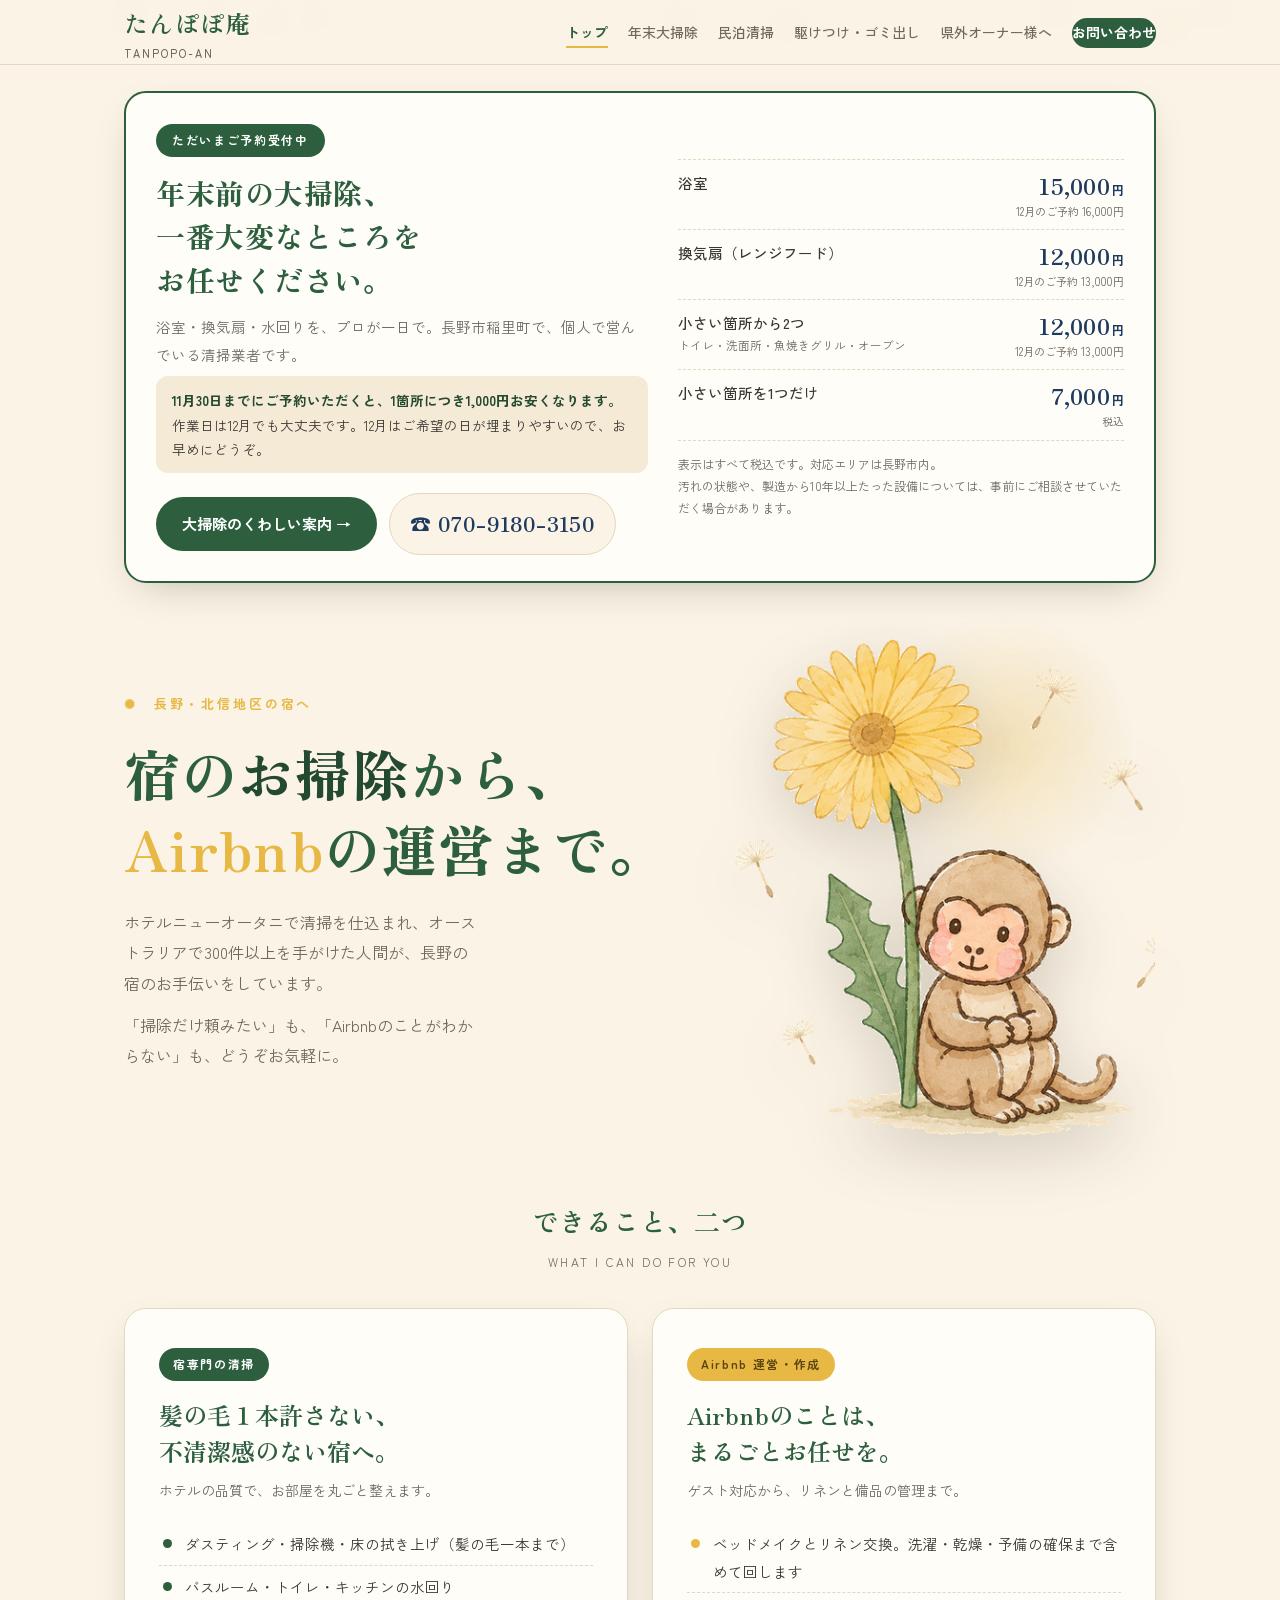
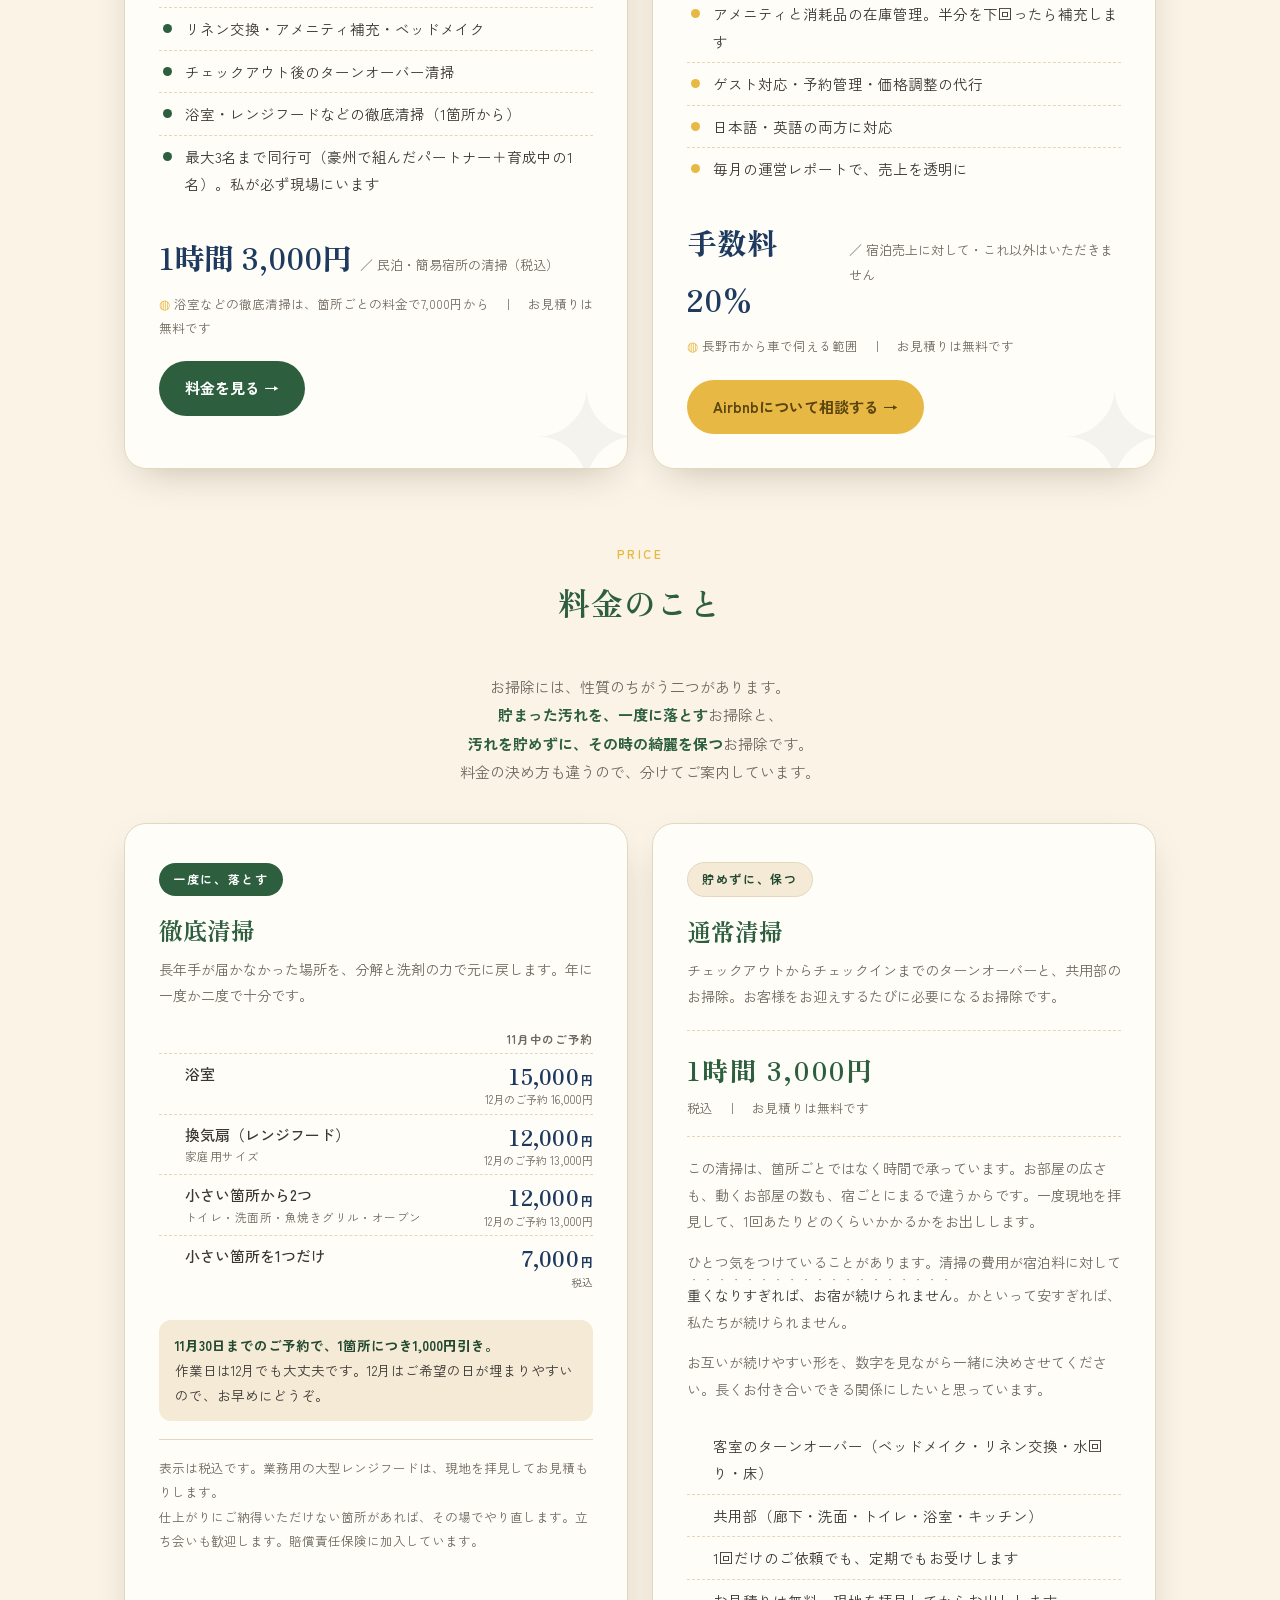
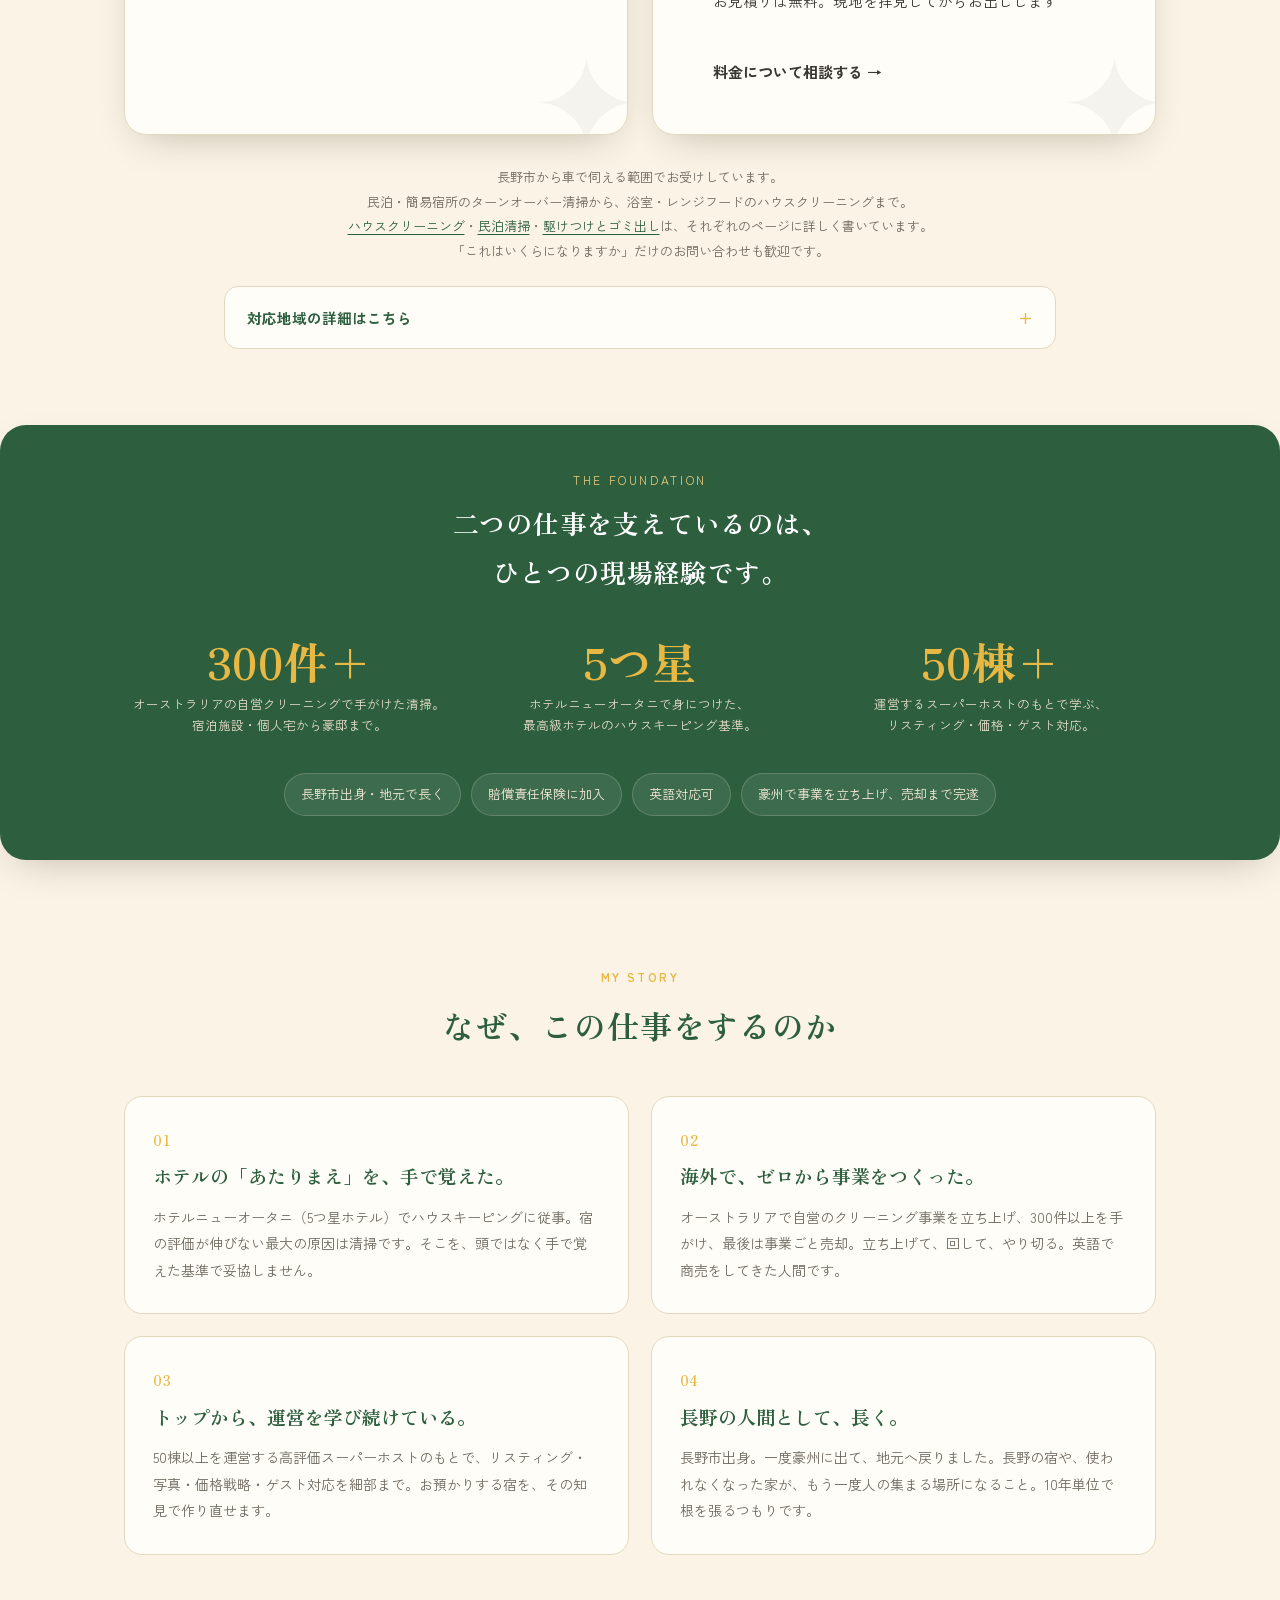
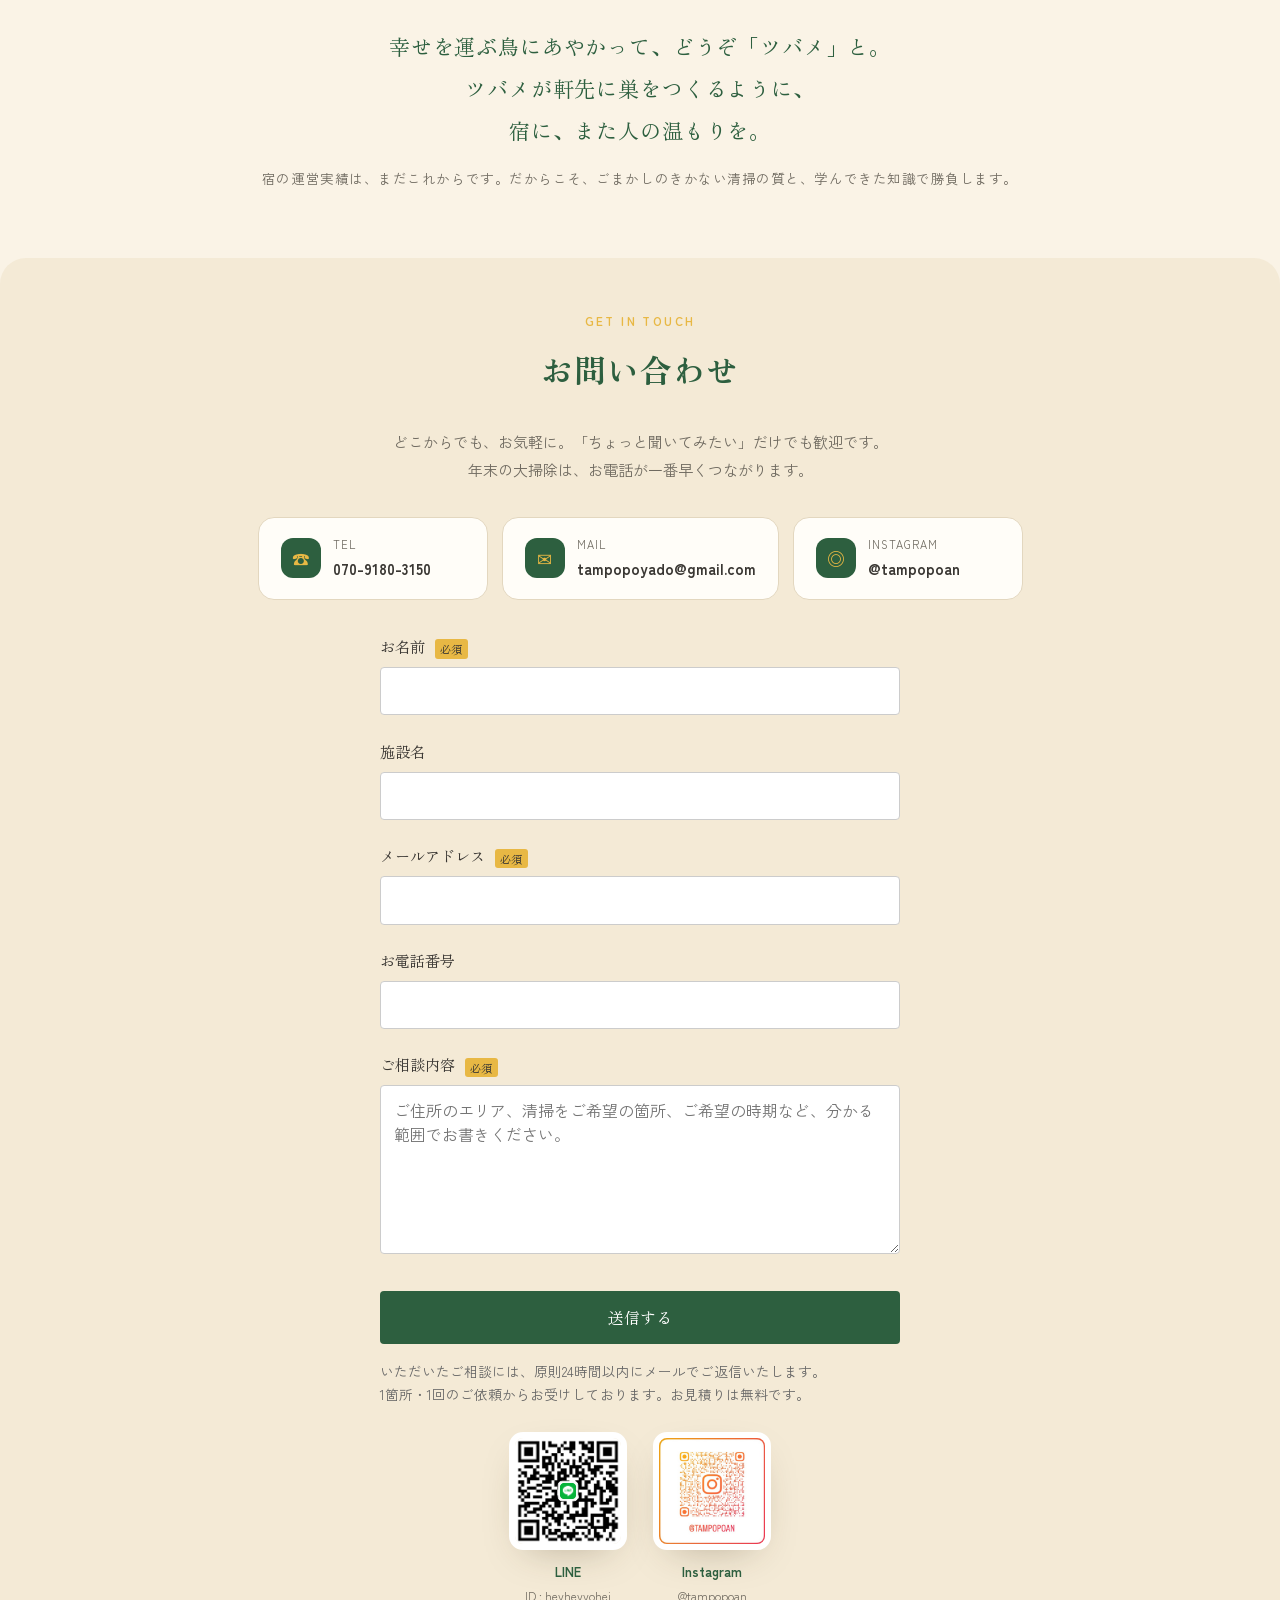
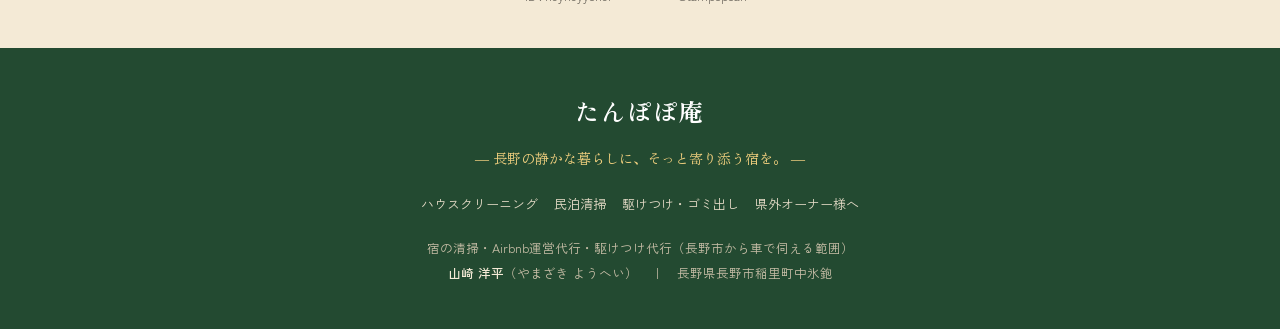
<file: index.html>
<!DOCTYPE html>
<html lang="ja">
<head>
<meta name="google-site-verification" content="qoVNxd4DfmBizIimEKgVbTIYn8EXd05UOYTaPxvwoD4" />
<meta charset="UTF-8">
<meta name="viewport" content="width=device-width, initial-scale=1.0">
<title>年末の大掃除 受付中｜長野市のハウスクリーニング・民泊清掃 たんぽぽ庵</title>
<meta name="description" content="長野市のハウスクリーニング・民泊清掃。年末の大掃除は浴室15,000円・換気扇12,000円（税込）、11月30日までのご予約で1箇所につき1,000円引き。作業日は12月でも大丈夫です。1箇所1回のご依頼から、宿の定期清掃・ターンオーバーまで。ホテルニューオータニ仕込み、豪州で300件以上の実績。賠償責任保険加入。">
<link rel="preconnect" href="https://fonts.googleapis.com">
<link rel="preconnect" href="https://fonts.gstatic.com" crossorigin>
<link href="https://fonts.googleapis.com/css2?family=Zen+Old+Mincho:wght@400;500;700;900&family=Zen+Kaku+Gothic+New:wght@400;500;700&family=Zen+Maru+Gothic:wght@500;700&display=swap" rel="stylesheet">
<style>
:root{
  --midori:#2D5F3F;        /* 深緑・主役 */
  --midori-deep:#234a31;
  --tanpopo:#E8B844;       /* たんぽぽ黄 */
  --tanpopo-soft:#f0cf7e;
  --washi:#FAF3E6;         /* 和紙ベージュ 明 */
  --washi-2:#F4EAD6;       /* 和紙ベージュ 濃 */
  --washi-card:#fffdf8;
  --navy:#1F3A5F;          /* ネイビー・数字 */
  --ink:#3a3733;
  --ink-soft:#6f6a60;
  --line:#e3d7bf;
  --shadow:0 14px 40px -18px rgba(60,45,20,.35);
  --serif:"Zen Old Mincho",serif;
  --sans:"Zen Kaku Gothic New",sans-serif;
  --maru:"Zen Maru Gothic",sans-serif;
}
*{box-sizing:border-box;margin:0;padding:0}
html{scroll-behavior:smooth}
body{
  font-family:var(--sans);color:var(--ink);
  background:var(--washi);line-height:1.9;
  -webkit-font-smoothing:antialiased;overflow-x:hidden;
}
img{max-width:100%;display:block}
a{color:inherit;text-decoration:none}
.wrap{max-width:1080px;margin:0 auto;padding:0 24px}

/* ---------- 綿毛の舞う背景 ---------- */
.fluff{position:fixed;inset:0;pointer-events:none;z-index:0;overflow:hidden}
.fluff span{position:absolute;color:var(--tanpopo);opacity:.22;font-size:20px;
  animation:drift linear infinite}
@keyframes drift{
  0%{transform:translateY(-10vh) translateX(0) rotate(0);opacity:0}
  10%{opacity:.22}
  90%{opacity:.22}
  100%{transform:translateY(110vh) translateX(40px) rotate(220deg);opacity:0}
}
@media(prefers-reduced-motion:reduce){.fluff{display:none}}

/* ---------- ヘッダー ---------- */
header{position:sticky;top:0;z-index:50;
  background:rgba(250,243,230,.82);backdrop-filter:blur(10px);
  border-bottom:1px solid var(--line)}
.nav{display:flex;align-items:center;justify-content:space-between;
  height:64px}
.brand{font-family:var(--serif);font-weight:700;font-size:24px;
  color:var(--midori);letter-spacing:.06em}
.brand small{font-family:var(--maru);font-weight:500;font-size:11px;
  color:var(--ink-soft);letter-spacing:.18em;display:block;margin-top:-2px}
.nav ul{display:flex;gap:20px;list-style:none;font-size:14px;font-weight:500}
.nav a{color:var(--ink-soft);transition:color .2s;padding:4px 0;
  border-bottom:2px solid transparent}
.nav a:hover{color:var(--midori)}
.nav a[aria-current="page"]{color:var(--midori);font-weight:700;
  border-bottom-color:var(--tanpopo)}
.nav a.nav-cta[aria-current="page"]{border-bottom-color:transparent}
.nav-cta{background:var(--midori);color:#fff!important;padding:8px 18px;
  border-radius:999px;font-weight:700}
.nav-cta:hover{background:var(--midori-deep)}
@media(max-width:900px){.nav ul.links{display:none}}

/* ---------- 年末大掃除の告知帯 ---------- */
.promo{position:relative;z-index:1;padding:26px 0 6px}
.promo-box{background:var(--washi-card);border:2px solid var(--midori);
  border-radius:22px;padding:30px 30px 26px;box-shadow:var(--shadow);
  display:grid;grid-template-columns:1.05fr .95fr;gap:30px;align-items:center}
.promo-lbl{display:inline-block;font-family:var(--maru);font-weight:700;
  font-size:12px;letter-spacing:.14em;background:var(--midori);color:#fff;
  padding:5px 16px;border-radius:999px;margin-bottom:14px}
.promo-ttl{font-family:var(--serif);font-weight:900;color:var(--midori);
  font-size:clamp(22px,3.2vw,29px);line-height:1.5;letter-spacing:.02em;
  margin-bottom:12px}
.promo-sub{font-size:14.5px;color:var(--ink-soft);margin-bottom:8px}
.promo-sub b{color:var(--midori);font-weight:700}
.promo-deal{background:var(--washi-2);border-radius:12px;padding:12px 16px;
  font-size:13.5px;color:var(--ink);margin-bottom:20px;line-height:1.8}
.promo-deal b{color:var(--midori-deep);font-weight:700}
.promo-cta{display:flex;flex-wrap:wrap;gap:12px;align-items:center}
.promo-btn{display:inline-flex;align-items:center;gap:8px;background:var(--midori);
  color:#fff;font-weight:700;font-size:15px;padding:13px 26px;
  border-radius:999px;transition:.2s}
.promo-btn:hover{background:var(--midori-deep)}
.promo-tel{display:inline-flex;align-items:center;gap:8px;
  font-family:var(--serif);font-weight:900;font-size:21px;color:var(--navy);
  border:1px solid var(--line);background:var(--washi);
  padding:10px 20px;border-radius:999px;letter-spacing:.02em;transition:.2s}
.promo-tel:hover{border-color:var(--tanpopo)}
.promo-price{list-style:none}
.promo-price li{display:flex;align-items:flex-start;justify-content:space-between;
  gap:14px;padding:11px 0;border-bottom:1px dashed var(--line)}
.promo-price li:first-child{border-top:1px dashed var(--line)}
.pp-name{font-size:14.5px;font-weight:500;color:var(--ink);line-height:1.7}
.pp-name small{display:block;font-size:11.5px;color:var(--ink-soft);
  font-weight:400;line-height:1.7}
.pp-fig{text-align:right;white-space:nowrap;line-height:1.3}
.pp-fig b{font-family:var(--serif);font-size:23px;font-weight:900;
  color:var(--navy);letter-spacing:.01em}
.pp-fig b em{font-style:normal;font-family:var(--sans);font-size:12px;
  font-weight:700;margin-left:2px}
.pp-fig small{display:block;font-size:11px;color:var(--ink-soft);margin-top:3px}
.promo-foot{font-size:12px;color:var(--ink-soft);margin-top:12px;line-height:1.85}
@media(max-width:860px){
  .promo-box{grid-template-columns:1fr;gap:22px;padding:26px 22px 24px}
  .promo-tel{font-size:19px}
  .promo-cta{flex-direction:column;align-items:stretch}
  .promo-btn,.promo-tel{justify-content:center}
}

/* ---------- ヒーロー ---------- */
.hero{position:relative;z-index:1;padding:50px 0 40px}
.hero-grid{display:grid;grid-template-columns:1.15fr .85fr;gap:40px;align-items:center}
.eyebrow{font-family:var(--maru);color:var(--tanpopo);font-weight:700;
  font-size:13px;letter-spacing:.22em;margin-bottom:18px}
.eyebrow::before{content:"✺　"}
.hero h1{font-family:var(--serif);font-weight:900;color:var(--midori);
  font-size:clamp(34px,5.4vw,56px);line-height:1.34;letter-spacing:.02em;
  margin-bottom:22px}
.hero h1 .y{color:var(--tanpopo);}
.hero h1 .hl{color:var(--midori-deep);}
.hero p.lead{font-size:16px;color:var(--ink-soft);max-width:44ch;
  margin-bottom:12px}
.hero-mascot{position:relative}
.hero-mascot img{width:100%;max-width:420px;margin:0 auto;
  filter:drop-shadow(0 20px 30px rgba(60,45,20,.18))}
.hero-mascot .halo{position:absolute;inset:-6% 4% auto auto;width:64%;
  aspect-ratio:1;border-radius:50%;
  background:radial-gradient(circle,rgba(232,184,68,.28),transparent 68%);
  z-index:-1}
@media(max-width:820px){
  .hero-grid{grid-template-columns:1fr;text-align:center}
  .hero p.lead{margin-left:auto;margin-right:auto}
  .hero-mascot{order:-1;max-width:300px;margin:0 auto}
}

/* ---------- 二枚看板 ---------- */
.pillars{position:relative;z-index:1;padding:20px 0 30px}
.pillars-head{text-align:center;margin-bottom:34px}
.pillars-head .jp{font-family:var(--serif);font-size:26px;color:var(--midori);
  font-weight:700;letter-spacing:.04em}
.pillars-head .en{font-family:var(--maru);font-size:12px;color:var(--ink-soft);
  letter-spacing:.2em;margin-top:6px}
.two{display:grid;grid-template-columns:1fr 1fr;gap:24px}
.card{position:relative;background:var(--washi-card);border-radius:22px;
  padding:38px 34px 34px;box-shadow:var(--shadow);
  border:1px solid var(--line);overflow:hidden;
  transition:transform .25s ease,box-shadow .25s ease}
.card:hover{transform:translateY(-5px);
  box-shadow:0 22px 50px -20px rgba(60,45,20,.42)}
.card .tag{display:inline-block;font-family:var(--maru);font-weight:700;
  font-size:12px;letter-spacing:.14em;padding:5px 14px;border-radius:999px;
  margin-bottom:16px}
.card--clean .tag{background:var(--midori);color:#fff}
.card--bnb .tag{background:var(--tanpopo);color:#5a4410}
.card h3{font-family:var(--serif);font-size:24px;color:var(--midori);
  font-weight:700;line-height:1.5;margin-bottom:8px}
.card .sub{font-size:14px;color:var(--ink-soft);margin-bottom:20px}
.card ul{list-style:none;margin-bottom:24px}
.card ul li{font-size:14.5px;padding:7px 0 7px 26px;position:relative;
  border-bottom:1px dashed var(--line)}
.card ul li:last-child{border-bottom:0}
.card ul li::before{content:"";position:absolute;left:4px;top:16px;
  width:9px;height:9px;border-radius:50%}
.card--clean ul li::before{background:var(--midori)}
.card--bnb ul li::before{background:var(--tanpopo)}
.card .price{display:flex;align-items:baseline;gap:8px;margin-bottom:6px}
.card .price b{font-family:var(--serif);font-size:30px;color:var(--navy);
  font-weight:900}
.card .price span{font-size:13px;color:var(--ink-soft)}
.card .area{font-size:12.5px;color:var(--ink-soft);margin-bottom:22px}
.card .area::before{content:"◍ ";color:var(--tanpopo)}
.card .go{display:inline-flex;align-items:center;gap:8px;font-weight:700;
  font-size:15px;padding:13px 26px;border-radius:999px;transition:.2s}
.card--clean .go{background:var(--midori);color:#fff}
.card--clean .go:hover{background:var(--midori-deep)}
.card--bnb .go{background:var(--tanpopo);color:#5a4410}
.card--bnb .go:hover{background:var(--tanpopo-soft);color:#4a3708}
.card .watermark{position:absolute;right:-14px;bottom:-24px;font-size:130px;
  opacity:.05;line-height:1}
@media(max-width:760px){.two{grid-template-columns:1fr}}

/* ---------- 料金 ---------- */
.price-sec{position:relative;z-index:1;padding:44px 0 20px}
.price-lede{text-align:center;font-size:15px;color:var(--ink-soft);
  max-width:38em;margin:0 auto 36px}
.price-lede b{color:var(--midori);font-weight:700}

.card--fixed .tag{background:var(--midori);color:#fff}
.card--quote .tag{background:var(--washi-2);color:var(--midori-deep);
  border:1px solid var(--line)}

/* 徹底清掃：料金表 */
.menu{list-style:none;margin:0 0 20px}
.menu li{display:flex;align-items:flex-start;justify-content:space-between;
  gap:12px;padding:11px 0;border-bottom:1px dashed var(--line)}
.menu li:first-child{border-top:1px dashed var(--line)}
.menu .m-name{font-size:15px;font-weight:500;color:var(--ink);line-height:1.7}
.menu .m-name small{display:block;font-size:11.5px;color:var(--ink-soft);
  font-weight:400;letter-spacing:.04em;line-height:1.7}
.menu .m-fig{text-align:right;white-space:nowrap;line-height:1.3}
.menu .m-price{font-family:var(--serif);font-size:22px;font-weight:900;
  color:var(--navy);letter-spacing:.01em}
.menu .m-price em{font-style:normal;font-family:var(--sans);font-size:12px;
  font-weight:700;margin-left:2px}
.menu .m-dec{display:block;font-size:11px;color:var(--ink-soft);margin-top:3px}

.price-head{display:flex;justify-content:flex-end;gap:10px;
  font-size:11.5px;color:var(--ink-soft);margin-bottom:2px}
.price-head span{font-family:var(--maru);font-weight:700;letter-spacing:.06em}

.deal-band{background:var(--washi-2);border-radius:12px;padding:13px 16px;
  font-size:13.5px;line-height:1.85;color:var(--ink);margin:0 0 18px}
.deal-band b{color:var(--midori-deep);font-weight:700}

.note{font-size:12.5px;line-height:1.95;color:var(--ink-soft);
  padding-top:16px;border-top:1px solid var(--line)}
.note b{color:var(--midori);font-weight:700}

/* 通常清掃：見積もり */
.quote-price{padding:14px 0 16px;margin-bottom:18px;
  border-top:1px dashed var(--line);border-bottom:1px dashed var(--line)}
.quote-price b{display:block;font-family:var(--serif);font-size:26px;
  font-weight:900;color:var(--midori);letter-spacing:.08em}
.quote-price span{display:block;font-size:12.5px;color:var(--ink-soft);
  margin-top:2px}
.quote-body p{font-size:14px;color:var(--ink-soft);margin-bottom:14px}
.quote-body p:last-child{margin-bottom:22px}

/* 傍点：和文本来の強調 */
.bo{font-style:normal;color:var(--ink);
  -webkit-text-emphasis:filled dot currentColor;
          text-emphasis:filled dot currentColor;
  -webkit-text-emphasis-position:over right;
          text-emphasis-position:over right}
@supports not (text-emphasis:filled dot){
  .bo{border-bottom:1px solid var(--tanpopo);padding-bottom:.08em}
}

.price-foot{text-align:center;font-size:13px;color:var(--ink-soft);
  margin-top:30px}

/* ---------- 信頼の土台（帯） ---------- */
.trust{position:relative;z-index:1;margin:56px 0;
  background:var(--midori);color:#f4ead6;border-radius:26px;
  padding:44px 34px;box-shadow:var(--shadow)}
.trust-inner{max-width:1080px;margin:0 auto;padding:0 24px}
.trust .lbl{font-family:var(--maru);font-size:12px;letter-spacing:.22em;
  color:var(--tanpopo-soft);text-align:center;margin-bottom:6px}
.trust h2{font-family:var(--serif);font-size:clamp(20px,3vw,26px);
  font-weight:700;text-align:center;margin-bottom:34px;color:#fff;
  letter-spacing:.03em}
.stats{display:grid;grid-template-columns:repeat(3,1fr);gap:20px;
  margin-bottom:30px}
.stat{text-align:center;padding:8px}
.stat b{font-family:var(--serif);font-weight:900;color:var(--tanpopo);
  font-size:clamp(30px,5vw,44px);display:block;line-height:1}
.stat span{font-size:12.5px;color:#e6dcc8;display:block;margin-top:10px;
  line-height:1.7}
.creds{display:flex;flex-wrap:wrap;gap:10px;justify-content:center}
.creds span{background:rgba(255,255,255,.08);border:1px solid rgba(244,234,214,.2);
  padding:8px 16px;border-radius:999px;font-size:13px}
@media(max-width:620px){.stats{grid-template-columns:1fr;gap:24px}}

/* ---------- ストーリー ---------- */
.story{position:relative;z-index:1;padding:50px 0}
.sec-head{text-align:center;margin-bottom:40px}
.sec-head .en{font-family:var(--maru);font-size:12px;letter-spacing:.2em;
  color:var(--tanpopo);font-weight:700}
.sec-head .jp{font-family:var(--serif);font-size:clamp(24px,3.6vw,32px);
  color:var(--midori);font-weight:700;margin-top:6px;letter-spacing:.03em}
.steps{display:grid;grid-template-columns:1fr 1fr;gap:22px}
.step{background:var(--washi-card);border-radius:18px;padding:30px 28px;
  border:1px solid var(--line);position:relative}
.step .no{font-family:var(--serif);font-size:14px;font-weight:700;
  color:var(--tanpopo);letter-spacing:.1em}
.step h4{font-family:var(--serif);font-size:19px;color:var(--midori);
  font-weight:700;margin:8px 0 12px;line-height:1.6}
.step p{font-size:14px;color:var(--ink-soft)}
@media(max-width:760px){.steps{grid-template-columns:1fr}}

/* ---------- 声かけ（間の言葉） ---------- */
.aside{position:relative;z-index:1;text-align:center;padding:20px 0 10px}
.aside p{font-family:var(--serif);font-size:clamp(17px,2.6vw,21px);
  color:var(--midori);line-height:2;letter-spacing:.04em}
.aside .mini{font-family:var(--sans);font-size:13.5px;color:var(--ink-soft);
  margin-top:14px}

/* ---------- お問い合わせ ---------- */
.contact{position:relative;z-index:1;margin:56px 0 0;
  background:var(--washi-2);border-radius:26px 26px 0 0;padding:52px 0 40px}
.contact .sec-head{margin-bottom:28px}
.contact .invite{text-align:center;font-size:15px;color:var(--ink-soft);
  margin-bottom:32px}
.methods{display:flex;flex-wrap:wrap;gap:14px;justify-content:center;
  margin-bottom:14px}
.method{display:flex;align-items:center;gap:12px;background:var(--washi-card);
  border:1px solid var(--line);border-radius:16px;padding:16px 22px;
  min-width:230px;transition:.2s}
.method:hover{transform:translateY(-3px);box-shadow:var(--shadow);
  border-color:var(--tanpopo)}
.method .ic{width:40px;height:40px;border-radius:12px;background:var(--midori);
  color:var(--tanpopo);display:grid;place-items:center;font-size:18px;
  flex-shrink:0}
.method .t{font-size:11px;color:var(--ink-soft);letter-spacing:.1em}
.method .v{font-size:15px;font-weight:700;color:var(--ink)}
.qr-row{display:flex;gap:26px;justify-content:center;flex-wrap:wrap;
  margin-top:26px}
.qr{text-align:center}
.qr img{width:118px;height:118px;border-radius:14px;border:6px solid #fff;
  box-shadow:var(--shadow);background:#fff}
.qr p{font-size:12px;color:var(--ink-soft);margin-top:10px}
.qr p b{color:var(--midori);display:block;font-size:13px}

/* ---------- フッター ---------- */
footer{position:relative;z-index:1;background:var(--midori-deep);color:#e6dcc8;
  padding:40px 0 44px;text-align:center}
footer .fbrand{font-family:var(--serif);font-size:24px;color:#fff;
  font-weight:700;letter-spacing:.08em;margin-bottom:12px}
footer .tag{font-family:var(--serif);font-size:14px;color:var(--tanpopo-soft);
  margin-bottom:20px}
footer .meta{font-size:12.5px;line-height:2;color:#c9bfa8}
footer .meta b{color:#f4ead6;font-weight:500}

/* reveal */
.reveal{opacity:0;transform:translateY(24px);
  transition:opacity .7s ease,transform .7s ease}
.reveal.in{opacity:1;transform:none}
@media(prefers-reduced-motion:reduce){.reveal{opacity:1;transform:none}}
.contact-form { max-width: 520px; margin: 2em auto 0; text-align: left; }
.contact-form label {
  display: block; margin-top: 1.4em; margin-bottom: .4em;
  font-family: var(--serif); font-size: .95rem;
}
.contact-form input, .contact-form textarea {
  width: 100%; padding: .7em .8em;
  border: 1px solid #ccc; border-radius: 4px;
  font-size: 16px; font-family: inherit;
  box-sizing: border-box;
}
.contact-form input:focus, .contact-form textarea:focus {
  outline: none; border-color: var(--midori);
}
.req {
  background: var(--tanpopo); color: #333;
  font-size: .7rem; padding: .15em .5em;
  border-radius: 3px; margin-left: .5em;
  vertical-align: middle;
}
.contact-form button {
  margin-top: 1.8em; width: 100%;
  padding: .9em; border: none; border-radius: 4px;
  background: var(--midori); color: #fff;
  font-size: 1rem; font-family: var(--serif);
  cursor: pointer;
}
.contact-form button:hover { opacity: .85; }
.form-note { font-size: .85rem; color: #666; margin-top: 1.2em; line-height: 1.7; }
/* フッター文中のリンク */
.foot-link{color:var(--midori);text-decoration:underline;
  text-underline-offset:3px;text-decoration-thickness:1px}
.foot-link:hover{color:var(--tanpopo)}

/* 対応地域の詳細（折りたたみ） */
.area-detail{position:relative;z-index:1;margin:22px auto 0;max-width:52em;
  background:var(--washi-card);border:1px solid var(--line);
  border-radius:14px;padding:2px 22px;text-align:left}
.area-detail summary{cursor:pointer;font-weight:700;font-size:14.5px;
  color:var(--midori);padding:15px 28px 15px 0;list-style:none;position:relative}
.area-detail summary::-webkit-details-marker{display:none}
.area-detail summary::after{content:"＋";position:absolute;right:0;top:15px;
  color:var(--tanpopo);font-weight:700}
.area-detail[open] summary::after{content:"−"}
.area-list{border-top:1px dashed var(--line);padding-top:14px;margin-bottom:4px}
.area-list dt{font-family:var(--serif);font-size:14px;font-weight:700;
  color:var(--midori-deep);margin-top:14px}
.area-list dt:first-child{margin-top:0}
.area-list dd{font-size:13.5px;color:var(--ink-soft);margin:4px 0 0;line-height:1.95}
.area-note{font-size:12.5px;color:var(--ink-soft);padding:14px 0 18px;
  border-top:1px dashed var(--line);margin-top:16px}
</style>
<link rel="canonical" href="https://tampopoan.com/">
<meta property="og:type" content="website">
<meta property="og:site_name" content="たんぽぽ庵">
<meta property="og:title" content="年末の大掃除 受付中｜長野市のハウスクリーニング・民泊清掃 たんぽぽ庵">
<meta property="og:description" content="年末の大掃除は浴室15,000円・換気扇12,000円（税込）。11月30日までのご予約で1箇所につき1,000円引き。作業日は12月でも大丈夫です。長野市のハウスクリーニング・民泊清掃、1箇所1回のご依頼から承ります。">
<meta property="og:url" content="https://tampopoan.com/">
<meta property="og:image" content="https://tampopoan.com/images/mascot.png">
<meta property="og:locale" content="ja_JP">
<meta name="twitter:card" content="summary_large_image">

<script type="application/ld+json">
{
  "@context": "https://schema.org",
  "@type": "HomeAndConstructionBusiness",
  "@id": "https://tampopoan.com/#business",
  "name": "たんぽぽ庵",
  "alternateName": "TANPOPO-AN",
  "description": "長野市のハウスクリーニング・民泊清掃。宿のターンオーバー清掃、駆けつけ代行、ゴミ出し、消耗品補充まで。",
  "url": "https://tampopoan.com/",
  "telephone": "+81-70-9180-3150",
  "email": "tampopoyado@gmail.com",
  "image": "https://tampopoan.com/images/mascot.png",
  "priceRange": "¥3,000〜",
  "founder": { "@type": "Person", "name": "山崎 洋平" },
  "address": {
    "@type": "PostalAddress",
    "addressCountry": "JP",
    "addressRegion": "長野県",
    "addressLocality": "長野市",
    "streetAddress": "稲里町中氷鉋"
  },
  "areaServed": [
    { "@type": "City", "name": "長野市" },
    { "@type": "City", "name": "須坂市" },
    { "@type": "City", "name": "千曲市" },
    { "@type": "AdministrativeArea", "name": "小布施町" },
    { "@type": "AdministrativeArea", "name": "飯綱町" },
    { "@type": "AdministrativeArea", "name": "高山村" }
  ],
  "sameAs": ["https://instagram.com/tampopoan"],
  "openingHoursSpecification": [{
    "@type": "OpeningHoursSpecification",
    "dayOfWeek": ["Monday","Tuesday","Wednesday","Thursday","Friday","Saturday","Sunday"],
    "opens": "08:00",
    "closes": "20:00"
  }],
  "hasOfferCatalog": {
    "@type": "OfferCatalog",
    "name": "料金",
    "itemListElement": [
      { "@type": "Offer", "priceCurrency": "JPY", "price": "15000",
        "validThrough": "2026-11-30",
        "itemOffered": { "@type": "Service", "name": "浴室クリーニング" } },
      { "@type": "Offer", "priceCurrency": "JPY", "price": "12000",
        "validThrough": "2026-11-30",
        "itemOffered": { "@type": "Service", "name": "換気扇・レンジフードクリーニング" } },
      { "@type": "Offer", "priceCurrency": "JPY", "price": "12000",
        "validThrough": "2026-11-30",
        "itemOffered": { "@type": "Service", "name": "小さい箇所のクリーニング 2箇所（トイレ・洗面所・魚焼きグリル・オーブン）" } },
      { "@type": "Offer", "priceCurrency": "JPY", "price": "7000",
        "itemOffered": { "@type": "Service", "name": "小さい箇所のクリーニング 1箇所（トイレ・洗面所・魚焼きグリル・オーブン）" } },
      { "@type": "Offer", "priceCurrency": "JPY",
        "priceSpecification": {
          "@type": "UnitPriceSpecification",
          "price": "3000", "priceCurrency": "JPY",
          "unitCode": "HUR", "unitText": "1時間"
        },
        "itemOffered": { "@type": "Service", "name": "民泊・簡易宿所の清掃（ターンオーバー）" } }
    ]
  }
}
</script>
</head>
<body>

<div class="fluff" id="fluff" aria-hidden="true"></div>

<header>
  <div class="wrap nav">
    <div class="brand">たんぽぽ庵<small>TANPOPO-AN</small></div>
    <ul class="links">
      <li><a href="index.html" aria-current="page">トップ</a></li>
      <li><a href="housecleaning.html">年末大掃除</a></li>
      <li><a href="minpaku-cleaning.html">民泊清掃</a></li>
      <li><a href="kaketsuke.html">駆けつけ・ゴミ出し</a></li>
      <li><a href="remote-owner.html">県外オーナー様へ</a></li>
      <li><a href="#contact" class="nav-cta">お問い合わせ</a></li>
    </ul>
  </div>
</header>

<!-- 年末大掃除の告知帯（チラシからお越しの方への受け皿） -->
<section class="promo" id="promo">
  <div class="wrap">
    <div class="promo-box reveal">
      <div>
        <span class="promo-lbl">ただいまご予約受付中</span>
        <h2 class="promo-ttl">年末前の大掃除、<br>一番大変なところを<br>お任せください。</h2>
        <p class="promo-sub">浴室・換気扇・水回りを、プロが一日で。長野市稲里町で、個人で営んでいる清掃業者です。</p>
        <div class="promo-deal">
          <b>11月30日までにご予約いただくと、1箇所につき1,000円お安くなります。</b><br>
          作業日は12月でも大丈夫です。12月はご希望の日が埋まりやすいので、お早めにどうぞ。
        </div>
        <div class="promo-cta">
          <a class="promo-btn" href="housecleaning.html">大掃除のくわしい案内 →</a>
          <a class="promo-tel" href="tel:07091803150">☎ 070-9180-3150</a>
        </div>
      </div>
      <div>
        <ul class="promo-price">
          <li>
            <span class="pp-name">浴室</span>
            <span class="pp-fig"><b>15,000<em>円</em></b><small>12月のご予約 16,000円</small></span>
          </li>
          <li>
            <span class="pp-name">換気扇（レンジフード）</span>
            <span class="pp-fig"><b>12,000<em>円</em></b><small>12月のご予約 13,000円</small></span>
          </li>
          <li>
            <span class="pp-name">小さい箇所から2つ<small>トイレ・洗面所・魚焼きグリル・オーブン</small></span>
            <span class="pp-fig"><b>12,000<em>円</em></b><small>12月のご予約 13,000円</small></span>
          </li>
          <li>
            <span class="pp-name">小さい箇所を1つだけ</span>
            <span class="pp-fig"><b>7,000<em>円</em></b><small>税込</small></span>
          </li>
        </ul>
        <p class="promo-foot">
          表示はすべて税込です。対応エリアは長野市内。<br>
          汚れの状態や、製造から10年以上たった設備については、事前にご相談させていただく場合があります。
        </p>
      </div>
    </div>
  </div>
</section>

<!-- ヒーロー -->
<section class="hero">
  <div class="wrap hero-grid">
    <div class="reveal">
      <p class="eyebrow">長野・北信地区の宿へ</p>
      <h1>宿の<span class="hl">お掃除</span>から、<br><span class="y">Airbnb</span>の運営まで。</h1>
      <p class="lead">ホテルニューオータニで清掃を仕込まれ、オーストラリアで300件以上を手がけた人間が、長野の宿のお手伝いをしています。</p>
      <p class="lead">「掃除だけ頼みたい」も、「Airbnbのことがわからない」も、どうぞお気軽に。</p>
    </div>
    <div class="hero-mascot reveal">
      <div class="halo"></div>
      <img src="images/mascot.png" alt="たんぽぽ庵のマスコット、たんぽぽに寄り添うお猿">
    </div>
  </div>
</section>

<!-- 二枚看板 -->
<section class="pillars" id="pillars">
  <div class="wrap">
    <div class="pillars-head reveal">
      <div class="jp">できること、二つ</div>
      <div class="en">WHAT I CAN DO FOR YOU</div>
    </div>
    <div class="two">

      <!-- 清掃 -->
      <div class="card card--clean reveal" id="clean">
        <span class="tag">宿専門の清掃</span>
        <h3>髪の毛１本許さない、<br>不清潔感のない宿へ。</h3>
        <p class="sub">ホテルの品質で、お部屋を丸ごと整えます。</p>
        <ul>
          <li>ダスティング・掃除機・床の拭き上げ（髪の毛一本まで）</li>
          <li>バスルーム・トイレ・キッチンの水回り</li>
          <li>リネン交換・アメニティ補充・ベッドメイク</li>
          <li>チェックアウト後のターンオーバー清掃</li>
          <li>浴室・レンジフードなどの徹底清掃（1箇所から）</li>
          <li>最大3名まで同行可（豪州で組んだパートナー＋育成中の1名）。私が必ず現場にいます</li>
        </ul>
        <div class="price"><b>1時間 3,000円</b><span>／ 民泊・簡易宿所の清掃（税込）</span></div>
        <p class="area">浴室などの徹底清掃は、箇所ごとの料金で7,000円から　｜　お見積りは無料です</p>
        <a class="go" href="#price">料金を見る →</a>
        <div class="watermark">✦</div>
      </div>

      <!-- Airbnb -->
      <div class="card card--bnb reveal" id="bnb">
        <span class="tag">Airbnb 運営・作成</span>
        <h3>Airbnbのことは、<br>まるごとお任せを。</h3>
        <p class="sub">ゲスト対応から、リネンと備品の管理まで。</p>
        <ul>
          <li>ベッドメイクとリネン交換。洗濯・乾燥・予備の確保まで含めて回します</li>
          <li>アメニティと消耗品の在庫管理。半分を下回ったら補充します</li>
          <li>ゲスト対応・予約管理・価格調整の代行</li>
          <li>日本語・英語の両方に対応</li>
          <li>毎月の運営レポートで、売上を透明に</li>
        </ul>
        <div class="price"><b>手数料 20%</b><span>／ 宿泊売上に対して・これ以外はいただきません</span></div>
        <p class="area">長野市から車で伺える範囲　｜　お見積りは無料です</p>
        <a class="go" href="#contact">Airbnbについて相談する →</a>
        <div class="watermark">✦</div>
      </div>

    </div>
  </div>
</section>

<!-- 料金 -->
<section class="price-sec" id="price">
  <div class="wrap">
    <div class="sec-head reveal">
      <div class="en">PRICE</div>
      <div class="jp">料金のこと</div>
    </div>

    <p class="price-lede reveal">
      お掃除には、性質のちがう二つがあります。<br>
      <b>貯まった汚れを、一度に落とす</b>お掃除と、<br>
      <b>汚れを貯めずに、その時の綺麗を保つ</b>お掃除です。<br>
      料金の決め方も違うので、分けてご案内しています。
    </p>

    <div class="two">

      <!-- 徹底清掃 -->
      <div class="card card--fixed reveal">
        <span class="tag">一度に、落とす</span>
        <h3>徹底清掃</h3>
        <p class="sub">長年手が届かなかった場所を、分解と洗剤の力で元に戻します。年に一度か二度で十分です。</p>

        <div class="price-head"><span>11月中のご予約</span></div>
        <ul class="menu">
          <li>
            <span class="m-name">浴室</span>
            <span class="m-fig"><span class="m-price">15,000<em>円</em></span><span class="m-dec">12月のご予約 16,000円</span></span>
          </li>
          <li>
            <span class="m-name">換気扇（レンジフード）<small>家庭用サイズ</small></span>
            <span class="m-fig"><span class="m-price">12,000<em>円</em></span><span class="m-dec">12月のご予約 13,000円</span></span>
          </li>
          <li>
            <span class="m-name">小さい箇所から2つ<small>トイレ・洗面所・魚焼きグリル・オーブン</small></span>
            <span class="m-fig"><span class="m-price">12,000<em>円</em></span><span class="m-dec">12月のご予約 13,000円</span></span>
          </li>
          <li>
            <span class="m-name">小さい箇所を1つだけ</span>
            <span class="m-fig"><span class="m-price">7,000<em>円</em></span><span class="m-dec">税込</span></span>
          </li>
        </ul>

        <div class="deal-band">
          <b>11月30日までのご予約で、1箇所につき1,000円引き。</b><br>
          作業日は12月でも大丈夫です。12月はご希望の日が埋まりやすいので、お早めにどうぞ。
        </div>

        <p class="note">
          表示は税込です。業務用の大型レンジフードは、現地を拝見してお見積もりします。<br>
          仕上がりにご納得いただけない箇所があれば、その場でやり直します。立ち会いも歓迎します。賠償責任保険に加入しています。
        </p>
        <div class="watermark">✦</div>
      </div>

      <!-- 通常清掃 -->
      <div class="card card--quote reveal">
        <span class="tag">貯めずに、保つ</span>
        <h3>通常清掃</h3>
        <p class="sub">チェックアウトからチェックインまでのターンオーバーと、共用部のお掃除。お客様をお迎えするたびに必要になるお掃除です。</p>

        <div class="quote-price">
          <b>1時間 3,000円</b>
          <span>税込　｜　お見積りは無料です</span>
        </div>

        <div class="quote-body">
          <p>この清掃は、箇所ごとではなく時間で承っています。お部屋の広さも、動くお部屋の数も、宿ごとにまるで違うからです。一度現地を拝見して、1回あたりどのくらいかかるかをお出しします。</p>
          <p>ひとつ気をつけていることがあります。清掃の費用が宿泊料に対して<em class="bo">重くなりすぎれば、お宿が続けられません</em>。かといって安すぎれば、私たちが続けられません。</p>
          <p>お互いが続けやすい形を、数字を見ながら一緒に決めさせてください。長くお付き合いできる関係にしたいと思っています。</p>
        </div>

        <ul>
          <li>客室のターンオーバー（ベッドメイク・リネン交換・水回り・床）</li>
          <li>共用部（廊下・洗面・トイレ・浴室・キッチン）</li>
          <li>1回だけのご依頼でも、定期でもお受けします</li>
          <li>お見積りは無料。現地を拝見してからお出しします</li>
        </ul>

        <a class="go" href="#contact">料金について相談する →</a>
        <div class="watermark">✦</div>
      </div>

    </div>

    <p class="price-foot reveal">
      長野市から車で伺える範囲でお受けしています。<br>
      民泊・簡易宿所のターンオーバー清掃から、浴室・レンジフードのハウスクリーニングまで。<br>
      <a href="housecleaning.html" class="foot-link">ハウスクリーニング</a>・<a href="minpaku-cleaning.html" class="foot-link">民泊清掃</a>・<a href="kaketsuke.html" class="foot-link">駆けつけとゴミ出し</a>は、それぞれのページに詳しく書いています。<br>
      「これはいくらになりますか」だけのお問い合わせも歓迎です。
    </p>

    <details class="area-detail reveal">
      <summary>対応地域の詳細はこちら</summary>
      <dl class="area-list">
        <dt>長野市 中心部</dt>
        <dd>長野駅周辺・栗田・南千歳・末広町・問御所町・権堂・鶴賀・居町・緑町・若里・中御所・七瀬・南長野・妻科・旭町・西長野・箱清水・三輪・上松・桜枝町</dd>
        <dt>長野市 東部</dt>
        <dd>高田・稲葉・南長池・北長池・東和田・西和田・平林・石渡・大豆島・風間・屋島・小島・村山・中越・柳原・長沼・赤沼・津野</dd>
        <dt>長野市 北部</dt>
        <dd>吉田・稲田・徳間・檀田・上野・若槻・浅川・金箱・上駒沢・下駒沢・南堀・北堀・古里・豊野・飯綱高原</dd>
        <dt>長野市 西部</dt>
        <dd>安茂里・差出・小市・平柴・伊勢宮・芋井</dd>
        <dt>長野市 南部</dt>
        <dd>稲里町・中氷鉋・上氷鉋・下氷鉋・青木島・丹波島・真島・小島田・東福寺・広田・川中島・今井・御厨・原・篠ノ井・御幣川・布施高田・二ツ柳・岡田・塩崎・松代・西条・清野・若穂・綿内・川田・保科</dd>
        <dt>長野市の周辺</dt>
        <dd>須坂市・千曲市（屋代・戸倉・上山田）・小布施町・飯綱町（牟礼・三水）・高山村</dd>
      </dl>
      <p class="area-note">上記以外でも、長野市から車で伺える範囲であればご相談ください。中山間部（鬼無里・中条・信州新町・大岡・七二会）など、片道40分を大きく超える地域はお受けできない場合があります。</p>
    </details>
  </div>
</section>

<!-- 信頼の土台 -->
<section class="trust" id="trust">
  <div class="trust-inner">
    <p class="lbl reveal">THE FOUNDATION</p>
    <h2 class="reveal">二つの仕事を支えているのは、<br>ひとつの現場経験です。</h2>
    <div class="stats">
      <div class="stat reveal"><b>300件+</b><span>オーストラリアの自営クリーニングで手がけた清掃。<br>宿泊施設・個人宅から豪邸まで。</span></div>
      <div class="stat reveal"><b>5つ星</b><span>ホテルニューオータニで身につけた、<br>最高級ホテルのハウスキーピング基準。</span></div>
      <div class="stat reveal"><b>50棟+</b><span>運営するスーパーホストのもとで学ぶ、<br>リスティング・価格・ゲスト対応。</span></div>
    </div>
    <div class="creds">
      <span class="reveal">長野市出身・地元で長く</span>
      <span class="reveal">賠償責任保険に加入</span>
      <span class="reveal">英語対応可</span>
      <span class="reveal">豪州で事業を立ち上げ、売却まで完遂</span>
    </div>
  </div>
</section>

<!-- ストーリー -->
<section class="story" id="story">
  <div class="wrap">
    <div class="sec-head reveal">
      <div class="en">MY STORY</div>
      <div class="jp">なぜ、この仕事をするのか</div>
    </div>
    <div class="steps">
      <div class="step reveal">
        <div class="no">01</div>
        <h4>ホテルの「あたりまえ」を、手で覚えた。</h4>
        <p>ホテルニューオータニ（5つ星ホテル）でハウスキーピングに従事。宿の評価が伸びない最大の原因は清掃です。そこを、頭ではなく手で覚えた基準で妥協しません。</p>
      </div>
      <div class="step reveal">
        <div class="no">02</div>
        <h4>海外で、ゼロから事業をつくった。</h4>
        <p>オーストラリアで自営のクリーニング事業を立ち上げ、300件以上を手がけ、最後は事業ごと売却。立ち上げて、回して、やり切る。英語で商売をしてきた人間です。</p>
      </div>
      <div class="step reveal">
        <div class="no">03</div>
        <h4>トップから、運営を学び続けている。</h4>
        <p>50棟以上を運営する高評価スーパーホストのもとで、リスティング・写真・価格戦略・ゲスト対応を細部まで。お預かりする宿を、その知見で作り直せます。</p>
      </div>
      <div class="step reveal">
        <div class="no">04</div>
        <h4>長野の人間として、長く。</h4>
        <p>長野市出身。一度豪州に出て、地元へ戻りました。長野の宿や、使われなくなった家が、もう一度人の集まる場所になること。10年単位で根を張るつもりです。</p>
      </div>
    </div>
  </div>
</section>

<!-- 間の言葉 -->
<section class="aside">
  <div class="wrap">
    <p class="reveal">幸せを運ぶ鳥にあやかって、どうぞ「ツバメ」と。<br>ツバメが軒先に巣をつくるように、<br>宿に、また人の温もりを。</p>
    <p class="mini reveal">宿の運営実績は、まだこれからです。だからこそ、ごまかしのきかない清掃の質と、学んできた知識で勝負します。</p>
  </div>
</section>

<!-- お問い合わせ -->
<section class="contact" id="contact">
  <div class="wrap">
    <div class="sec-head reveal">
      <div class="en">GET IN TOUCH</div>
      <div class="jp">お問い合わせ</div>
    </div>
    <p class="invite reveal">どこからでも、お気軽に。「ちょっと聞いてみたい」だけでも歓迎です。<br>年末の大掃除は、お電話が一番早くつながります。</p>
    <div class="methods">
      <a class="method reveal" href="tel:07091803150">
        <div class="ic">☎</div>
        <div><div class="t">TEL</div><div class="v">070-9180-3150</div></div>
      </a>
      <a class="method reveal" href="mailto:tampopoyado@gmail.com">
        <div class="ic">✉</div>
        <div><div class="t">MAIL</div><div class="v">tampopoyado@gmail.com</div></div>
      </a>
      <a class="method reveal" href="https://instagram.com/tampopoan" target="_blank" rel="noopener">
        <div class="ic">◎</div>
        <div><div class="t">INSTAGRAM</div><div class="v">@tampopoan</div></div>
      </a>
    </div>
    <form action="https://formspree.io/f/xkjnrwkl" method="POST" class="contact-form reveal" id="contactForm">

  <label for="name">お名前 <span class="req">必須</span></label>
  <input type="text" id="name" name="お名前" required>

  <label for="shisetsu">施設名</label>
  <input type="text" id="shisetsu" name="施設名">

  <label for="email">メールアドレス <span class="req">必須</span></label>
  <input type="email" id="email" name="メールアドレス" required>

  <label for="tel">お電話番号</label>
  <input type="tel" id="tel" name="電話番号">

  <label for="message">ご相談内容 <span class="req">必須</span></label>
  <textarea id="message" name="ご相談内容" rows="6" required
    placeholder="ご住所のエリア、清掃をご希望の箇所、ご希望の時期など、分かる範囲でお書きください。"></textarea>

  <input type="text" name="_gotcha" style="display:none">
  <input type="hidden" name="_subject" value="【たんぽぽ庵】サイトからお問い合わせ">
  <input type="hidden" name="_next" value="https://tampopoan.com/thanks.html">

  <button type="submit">送信する</button>

  <p class="form-note">
    いただいたご相談には、原則24時間以内にメールでご返信いたします。<br>
    1箇所・1回のご依頼からお受けしております。お見積りは無料です。
  </p>
</form>
    <div class="qr-row">
      <div class="qr reveal">
        <img src="images/line_qr.jpg" alt="LINE QRコード" onerror="this.style.display='none'">
        <p><b>LINE</b>ID : heyheyyohei</p>
      </div>
      <div class="qr reveal">
        <img src="images/instagram_qr_crop.jpg" alt="Instagram QRコード" onerror="this.style.display='none'">
        <p><b>Instagram</b>@tampopoan</p>
      </div>
    </div>
  </div>
</section>

<footer>
  <div class="wrap">
    <div class="fbrand">たんぽぽ庵</div>
    <div class="tag">― 長野の静かな暮らしに、そっと寄り添う宿を。 ―</div>
        <nav style="display:flex;flex-wrap:wrap;gap:16px;justify-content:center;font-size:13px;margin-bottom:18px">
      <a href="housecleaning.html" style="color:#e6dcc8">ハウスクリーニング</a>
      <a href="minpaku-cleaning.html" style="color:#e6dcc8">民泊清掃</a>
      <a href="kaketsuke.html" style="color:#e6dcc8">駆けつけ・ゴミ出し</a>
      <a href="remote-owner.html" style="color:#e6dcc8">県外オーナー様へ</a>
    </nav>
    <div class="meta">
      宿の清掃・Airbnb運営代行・駆けつけ代行（長野市から車で伺える範囲）<br>
      <b>山崎 洋平</b>（やまざき ようへい）　｜　長野県長野市稲里町中氷鉋
    </div>
  </div>
</footer>

<script>
// 綿毛
(function(){
  const box=document.getElementById('fluff');
  const glyphs=['❀','✿','❁','✾'];
  const N=window.innerWidth<640?7:12;
  for(let i=0;i<N;i++){
    const s=document.createElement('span');
    s.textContent=glyphs[i%glyphs.length];
    s.style.left=Math.random()*100+'vw';
    s.style.fontSize=(12+Math.random()*16)+'px';
    s.style.animationDuration=(14+Math.random()*16)+'s';
    s.style.animationDelay=(-Math.random()*20)+'s';
    box.appendChild(s);
  }
})();
// スクロール出現
(function(){
  const io=new IntersectionObserver((es)=>{
    es.forEach(e=>{if(e.isIntersecting){e.target.classList.add('in');io.unobserve(e.target)}})
  },{threshold:.12});
  document.querySelectorAll('.reveal').forEach((el,i)=>{
    el.style.transitionDelay=(i%4*60)+'ms';
    io.observe(el);
  });
})();
// ページ内リンクを確実にスクロールさせる（環境を問わず動作）
(function(){
  const header=document.querySelector('header');
  document.querySelectorAll('a[href^="#"]').forEach(a=>{
    a.addEventListener('click',function(e){
      const id=this.getAttribute('href').slice(1);
      const target=document.getElementById(id);
      if(!target)return;
      e.preventDefault();
      const offset=(header?header.offsetHeight:0)+12;
      const y=target.getBoundingClientRect().top+window.pageYOffset-offset;
      window.scrollTo({top:y,behavior:'smooth'});
    });
  });
})();
</script>
<script>
// お問い合わせフォーム：送信後に自前のお礼ページへ
(function(){
  const form = document.getElementById('contactForm');
  if(!form) return;
  const btn = form.querySelector('button[type="submit"]');

  form.addEventListener('submit', async function(e){
    e.preventDefault();
    const label = btn.textContent;
    btn.disabled = true;
    btn.textContent = '送信中…';

    try{
      const res = await fetch(form.action, {
        method: 'POST',
        body: new FormData(form),
        headers: { 'Accept': 'application/json' }
      });
      if(res.ok){
        window.location.href = '/thanks.html';
      }else{
        throw new Error('送信に失敗しました');
      }
    }catch(err){
      btn.disabled = false;
      btn.textContent = label;
      alert('送信できませんでした。お手数ですが、しばらく経ってからもう一度お試しいただくか、tampopoyado@gmail.com または 070-9180-3150 まで直接ご連絡ください。');
    }
  });
})();
</script>
  
</body>
</html>
</file>
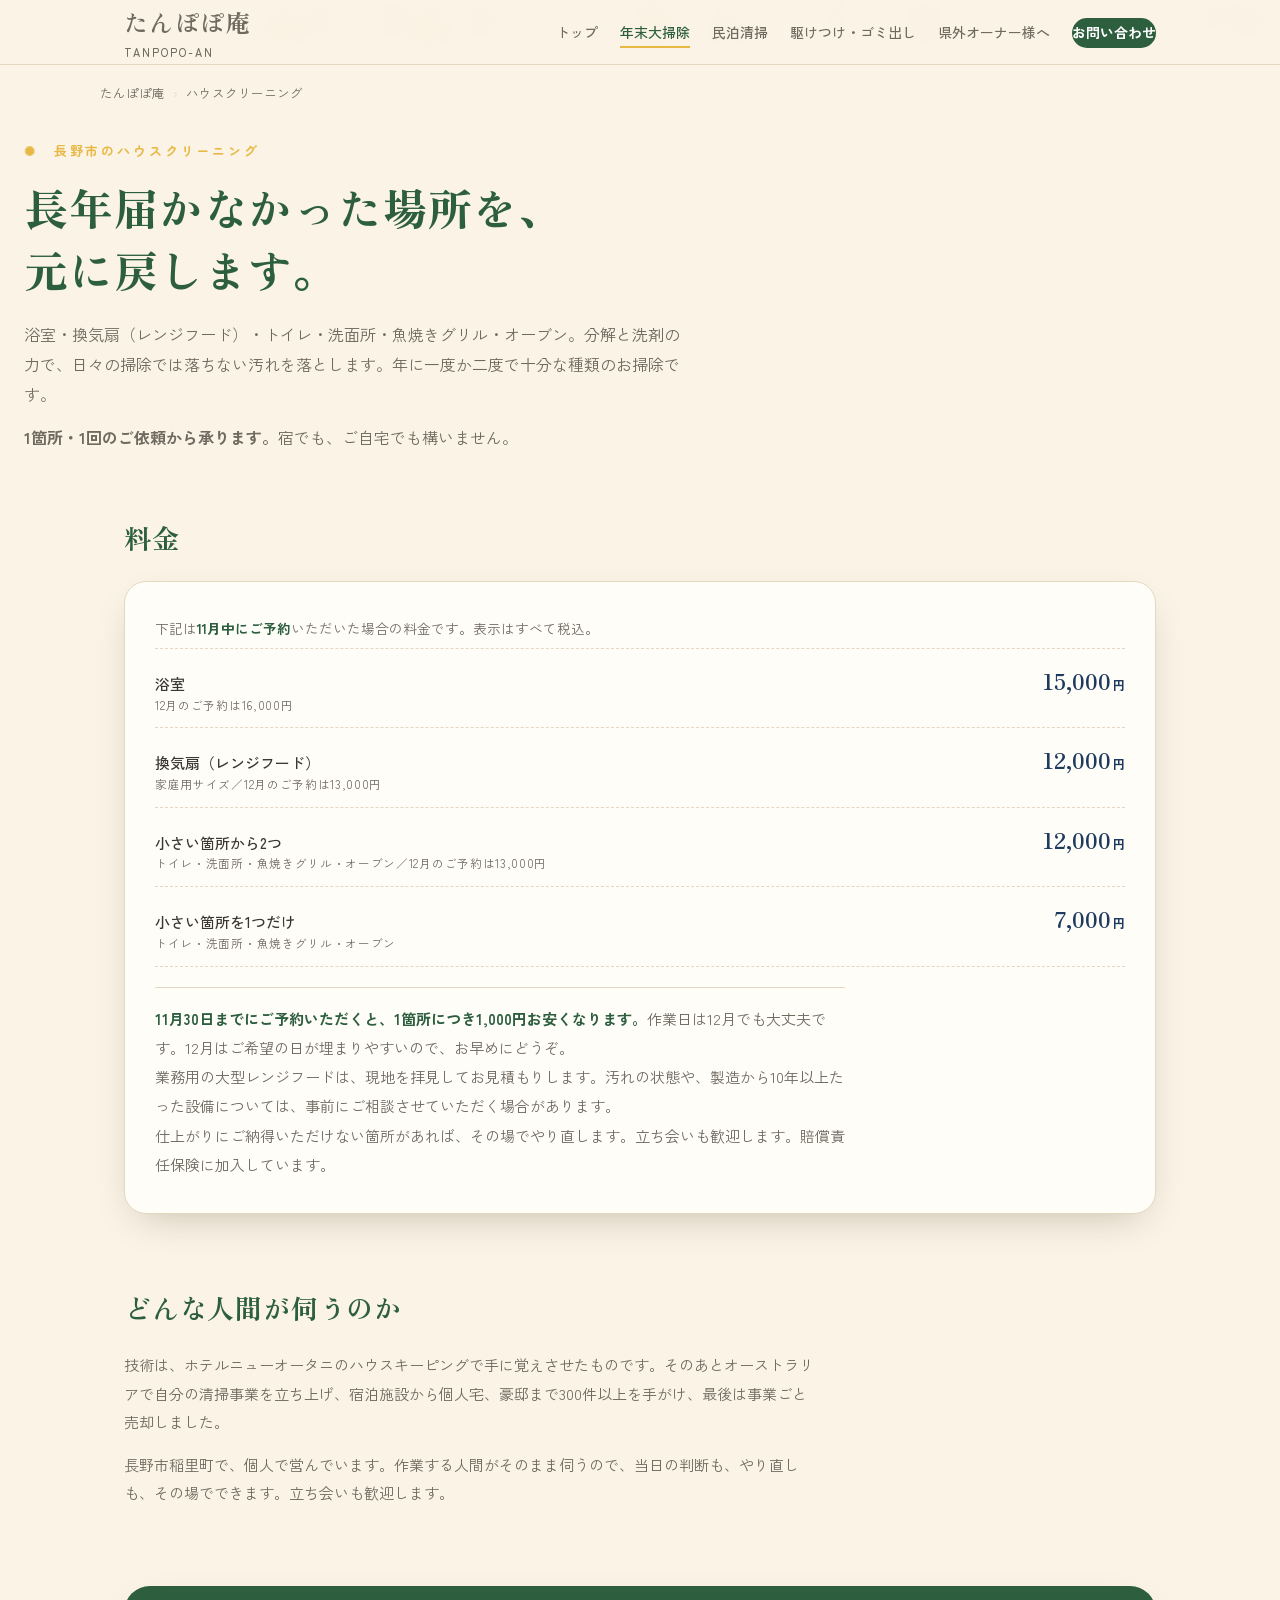
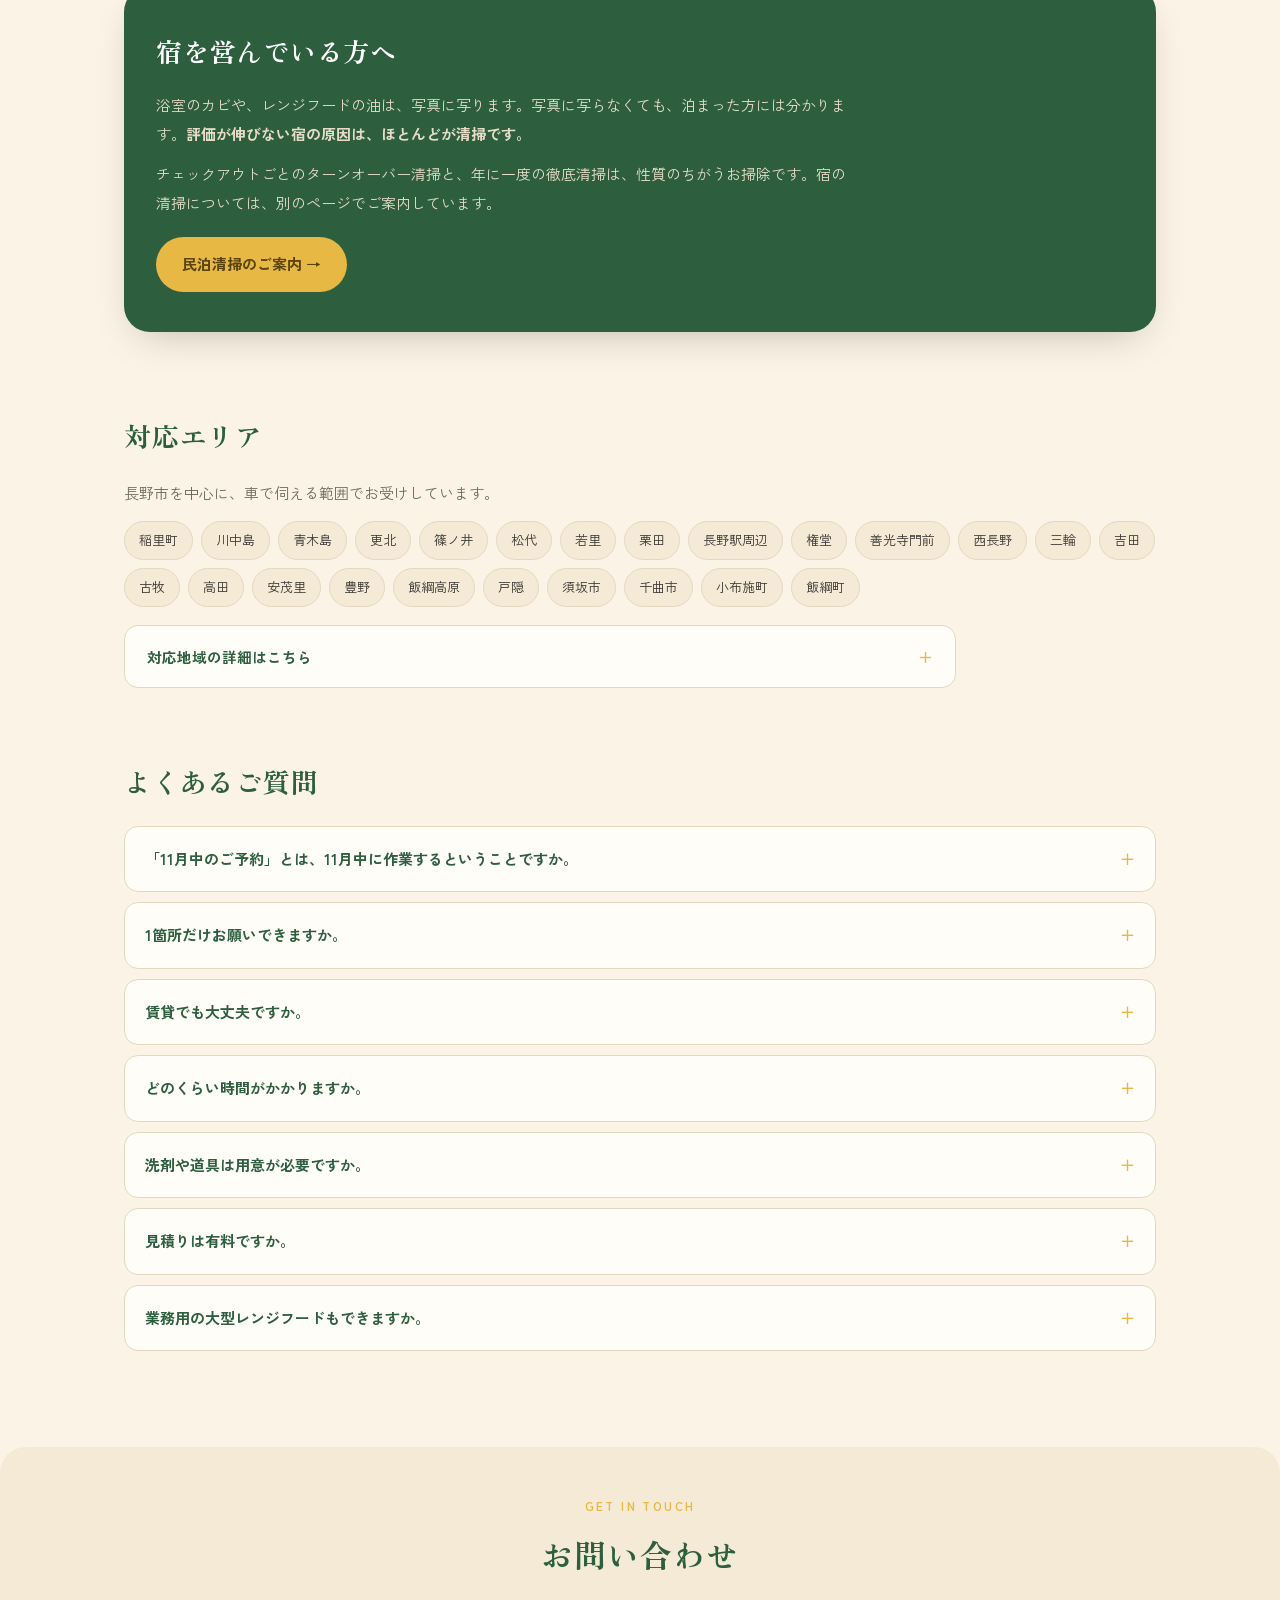
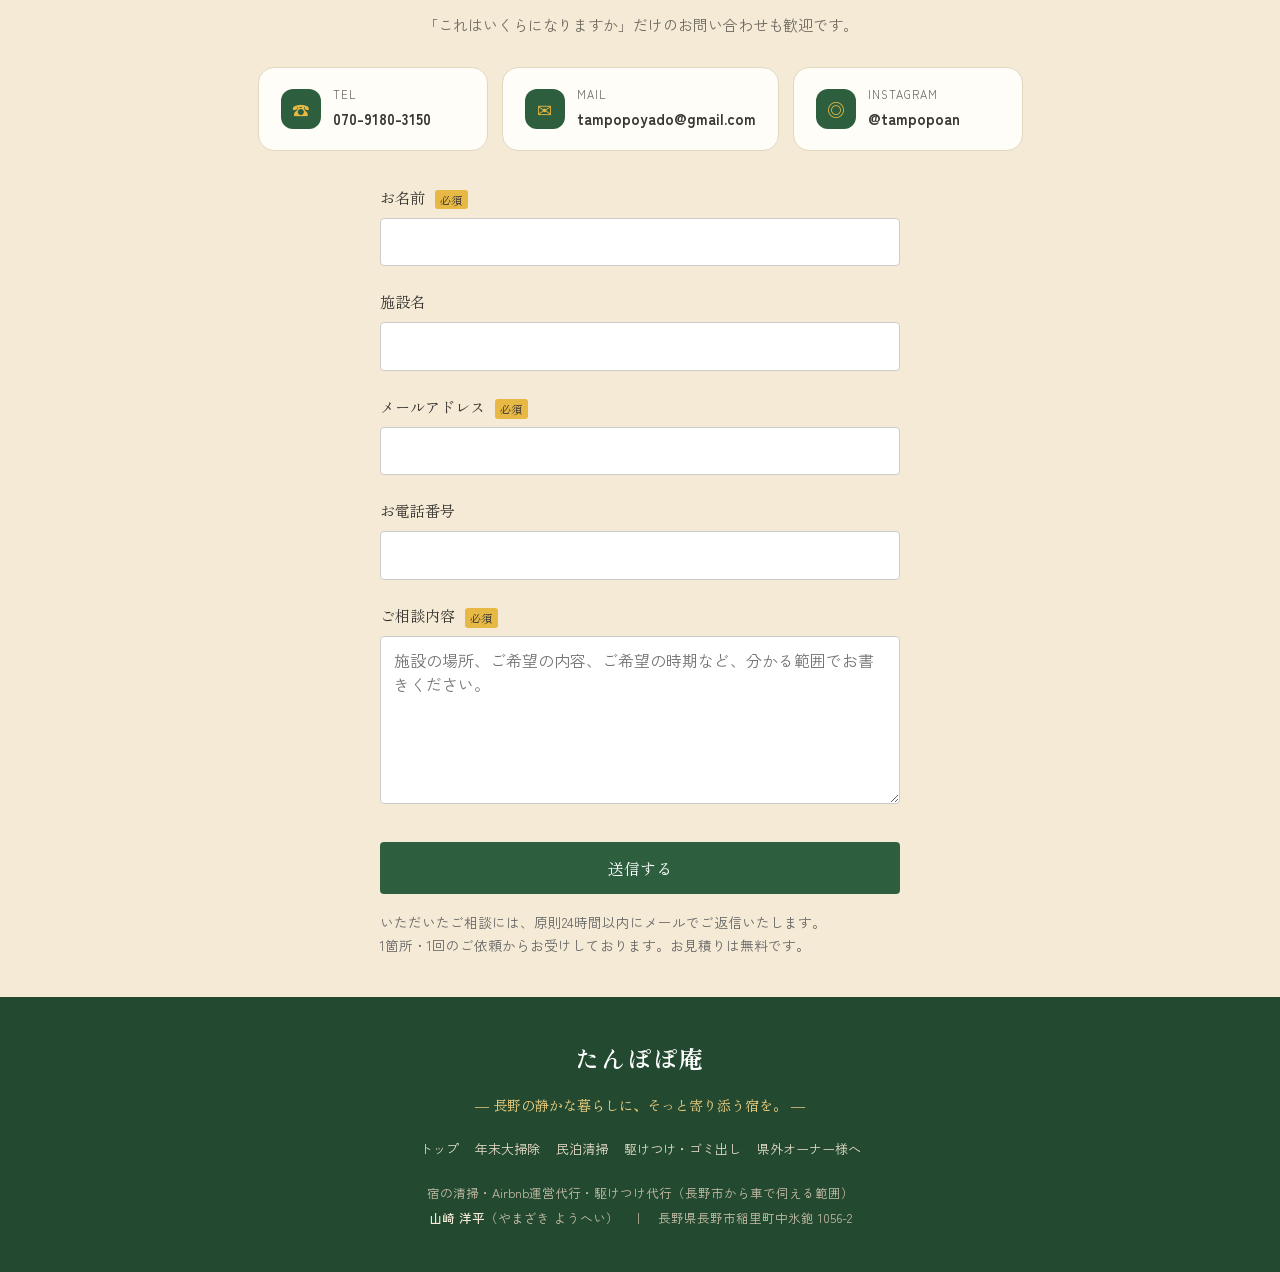
<file: housecleaning.html>
<!DOCTYPE html>
<html lang="ja">
<head>
<meta charset="UTF-8">
<meta name="viewport" content="width=device-width, initial-scale=1.0">
<title>年末の大掃除 受付中｜長野市のハウスクリーニング たんぽぽ庵</title>
<meta name="description" content="長野市のハウスクリーニング。年末の大掃除は浴室15,000円、換気扇（レンジフード）12,000円（税込）。11月30日までのご予約で1箇所につき1,000円引き、作業日は12月でも承ります。1箇所・1回のご依頼から。ホテルニューオータニ仕込み、豪州で300件以上の実績。賠償責任保険加入。">
<link rel="canonical" href="https://tampopoan.com/housecleaning.html">
<meta property="og:type" content="website">
<meta property="og:site_name" content="たんぽぽ庵">
<meta property="og:title" content="年末の大掃除 受付中｜長野市のハウスクリーニング たんぽぽ庵">
<meta property="og:description" content="長野市のハウスクリーニング。年末の大掃除は浴室15,000円、換気扇（レンジフード）12,000円（税込）。11月30日までのご予約で1箇所につき1,000円引き、作業日は12月でも承ります。1箇所・1回のご依頼から。ホテルニューオータニ仕込み、豪州で300件以上の実績。賠償責任保険加入。">
<meta property="og:url" content="https://tampopoan.com/housecleaning.html">
<meta property="og:image" content="https://tampopoan.com/images/mascot.png">
<meta property="og:locale" content="ja_JP">
<meta name="twitter:card" content="summary_large_image">
<link rel="preconnect" href="https://fonts.googleapis.com">
<link rel="preconnect" href="https://fonts.gstatic.com" crossorigin>
<link href="https://fonts.googleapis.com/css2?family=Zen+Old+Mincho:wght@400;500;700;900&family=Zen+Kaku+Gothic+New:wght@400;500;700&family=Zen+Maru+Gothic:wght@500;700&display=swap" rel="stylesheet">
<link rel="stylesheet" href="style.css">
<script type="application/ld+json">
{
  "@context": "https://schema.org",
  "@graph": [
    {
      "@type": "HomeAndConstructionBusiness",
      "@id": "https://tampopoan.com/#business",
      "name": "たんぽぽ庵",
      "alternateName": "TANPOPO-AN",
      "url": "https://tampopoan.com/",
      "telephone": "+81-70-9180-3150",
      "email": "tampopoyado@gmail.com",
      "image": "https://tampopoan.com/images/mascot.png",
      "priceRange": "¥3,000〜",
      "founder": {
        "@type": "Person",
        "name": "山崎 洋平"
      },
      "address": {
        "@type": "PostalAddress",
        "addressCountry": "JP",
        "addressRegion": "長野県",
        "addressLocality": "長野市",
        "streetAddress": "稲里町中氷鉋1056-2"
      },
      "areaServed": [
        {
          "@type": "City",
          "name": "長野市"
        },
        {
          "@type": "City",
          "name": "須坂市"
        },
        {
          "@type": "City",
          "name": "千曲市"
        },
        {
          "@type": "AdministrativeArea",
          "name": "小布施町"
        },
        {
          "@type": "AdministrativeArea",
          "name": "飯綱町"
        }
      ],
      "sameAs": [
        "https://instagram.com/tampopoan"
      ],
      "openingHoursSpecification": [
        {
          "@type": "OpeningHoursSpecification",
          "dayOfWeek": [
            "Monday",
            "Tuesday",
            "Wednesday",
            "Thursday",
            "Friday",
            "Saturday",
            "Sunday"
          ],
          "opens": "08:00",
          "closes": "20:00"
        }
      ]
    },
    {
      "@type": "BreadcrumbList",
      "itemListElement": [
        {
          "@type": "ListItem",
          "position": 1,
          "name": "たんぽぽ庵",
          "item": "https://tampopoan.com/"
        },
        {
          "@type": "ListItem",
          "position": 2,
          "name": "ハウスクリーニング",
          "item": "https://tampopoan.com/housecleaning.html"
        }
      ]
    },
    {
      "@type": "Service",
      "name": "ハウスクリーニング",
      "description": "長野市のハウスクリーニング。年末の大掃除は浴室15,000円、換気扇（レンジフード）12,000円（税込）。11月30日までのご予約で1箇所につき1,000円引き、作業日は12月でも承ります。1箇所・1回のご依頼から。ホテルニューオータニ仕込み、豪州で300件以上の実績。賠償責任保険加入。",
      "serviceType": "ハウスクリーニング",
      "provider": {
        "@id": "https://tampopoan.com/#business"
      },
      "areaServed": [
        {
          "@type": "City",
          "name": "長野市"
        },
        {
          "@type": "City",
          "name": "須坂市"
        },
        {
          "@type": "City",
          "name": "千曲市"
        }
      ],
      "url": "https://tampopoan.com/housecleaning.html",
      "hasOfferCatalog": {
        "@type": "OfferCatalog",
        "name": "年末の大掃除 料金",
        "itemListElement": [
          { "@type": "Offer", "priceCurrency": "JPY", "price": "15000", "validThrough": "2026-11-30",
            "itemOffered": { "@type": "Service", "name": "浴室クリーニング" } },
          { "@type": "Offer", "priceCurrency": "JPY", "price": "12000", "validThrough": "2026-11-30",
            "itemOffered": { "@type": "Service", "name": "換気扇・レンジフードクリーニング" } },
          { "@type": "Offer", "priceCurrency": "JPY", "price": "12000", "validThrough": "2026-11-30",
            "itemOffered": { "@type": "Service", "name": "小さい箇所のクリーニング 2箇所（トイレ・洗面所・魚焼きグリル・オーブン）" } },
          { "@type": "Offer", "priceCurrency": "JPY", "price": "7000",
            "itemOffered": { "@type": "Service", "name": "小さい箇所のクリーニング 1箇所（トイレ・洗面所・魚焼きグリル・オーブン）" } }
        ]
      }
    },
    {
      "@type": "FAQPage",
      "mainEntity": [
        {
          "@type": "Question",
          "name": "「11月中のご予約」とは、11月中に作業するということですか。",
          "acceptedAnswer": {
            "@type": "Answer",
            "text": "いいえ。11月30日までにご予約をいただければ、作業日は12月でも1,000円引きの料金です。12月はご希望の日が埋まりやすいので、お早めにご連絡ください。"
          }
        },
        {
          "@type": "Question",
          "name": "1箇所だけお願いできますか。",
          "acceptedAnswer": {
            "@type": "Answer",
            "text": "はい。浴室だけ、レンジフードだけ、というご依頼を歓迎しています。複数箇所をまとめてご依頼いただく必要はありません。"
          }
        },
        {
          "@type": "Question",
          "name": "賃貸でも大丈夫ですか。",
          "acceptedAnswer": {
            "@type": "Answer",
            "text": "問題ありません。退去前のお掃除のご依頼も承っています。原状回復の範囲については、管理会社様の基準をご確認ください。"
          }
        },
        {
          "@type": "Question",
          "name": "どのくらい時間がかかりますか。",
          "acceptedAnswer": {
            "@type": "Answer",
            "text": "1箇所あたり2時間から3時間が目安です。汚れの程度によって前後します。当日、作業前に状態を拝見してお伝えします。"
          }
        },
        {
          "@type": "Question",
          "name": "洗剤や道具は用意が必要ですか。",
          "acceptedAnswer": {
            "@type": "Answer",
            "text": "必要ありません。すべてこちらで持参します。水道と電源をお借りします。"
          }
        },
        {
          "@type": "Question",
          "name": "見積りは有料ですか。",
          "acceptedAnswer": {
            "@type": "Answer",
            "text": "無料です。「これはいくらになりますか」だけのお問い合わせも歓迎しています。"
          }
        },
        {
          "@type": "Question",
          "name": "業務用の大型レンジフードもできますか。",
          "acceptedAnswer": {
            "@type": "Answer",
            "text": "承ります。サイズと構造によって作業量が変わるため、現地を拝見してお見積りをお出しします。"
          }
        }
      ]
    }
  ]
}
</script>
</head>
<body>

<div class="fluff" id="fluff" aria-hidden="true"></div>

<header>
  <div class="wrap nav">
    <a class="brand" href="index.html">たんぽぽ庵<small>TANPOPO-AN</small></a>
    <ul class="links">
      <li><a href="index.html">トップ</a></li>
      <li><a href="housecleaning.html" aria-current="page">年末大掃除</a></li>
      <li><a href="minpaku-cleaning.html">民泊清掃</a></li>
      <li><a href="kaketsuke.html">駆けつけ・ゴミ出し</a></li>
      <li><a href="remote-owner.html">県外オーナー様へ</a></li>
      <li><a href="#contact" class="nav-cta">お問い合わせ</a></li>
    </ul>
  </div>
</header>

<div class="wrap crumb">
  <ol>
    <li><a href="index.html">たんぽぽ庵</a></li>
    <li>ハウスクリーニング</li>
  </ol>
</div>

<section class="phead">
  <div class="wrap">
    <p class="eyebrow">長野市のハウスクリーニング</p>
    <h1>長年届かなかった場所を、<br>元に戻します。</h1>
    <p>浴室・換気扇（レンジフード）・トイレ・洗面所・魚焼きグリル・オーブン。分解と洗剤の力で、日々の掃除では落ちない汚れを落とします。年に一度か二度で十分な種類のお掃除です。</p>
    <p><b>1箇所・1回のご依頼から承ります。</b>宿でも、ご自宅でも構いません。</p>
  </div>
</section>

<section class="sec">
  <div class="wrap">
    <h2>料金</h2>
    <div class="card" style="margin-top:16px">
      <p style="font-size:13.5px;margin:0 0 6px">下記は<b>11月中にご予約</b>いただいた場合の料金です。表示はすべて税込。</p>
      <ul class="menu">
        <li><span class="m-name">浴室<small>12月のご予約は16,000円</small></span><span class="m-fig"><span class="m-price">15,000<em>円</em></span></span></li>
        <li><span class="m-name">換気扇（レンジフード）<small>家庭用サイズ／12月のご予約は13,000円</small></span><span class="m-fig"><span class="m-price">12,000<em>円</em></span></span></li>
        <li><span class="m-name">小さい箇所から2つ<small>トイレ・洗面所・魚焼きグリル・オーブン／12月のご予約は13,000円</small></span><span class="m-fig"><span class="m-price">12,000<em>円</em></span></span></li>
        <li><span class="m-name">小さい箇所を1つだけ<small>トイレ・洗面所・魚焼きグリル・オーブン</small></span><span class="m-fig"><span class="m-price">7,000<em>円</em></span></span></li>
      </ul>
      <p class="note">
        <b>11月30日までにご予約いただくと、1箇所につき1,000円お安くなります。</b>作業日は12月でも大丈夫です。12月はご希望の日が埋まりやすいので、お早めにどうぞ。<br>
        業務用の大型レンジフードは、現地を拝見してお見積もりします。汚れの状態や、製造から10年以上たった設備については、事前にご相談させていただく場合があります。<br>
        仕上がりにご納得いただけない箇所があれば、その場でやり直します。立ち会いも歓迎します。賠償責任保険に加入しています。
      </p>
    </div>
  </div>
</section>

<section class="sec">
  <div class="wrap">
    <h2>どんな人間が伺うのか</h2>
    <p>技術は、ホテルニューオータニのハウスキーピングで手に覚えさせたものです。そのあとオーストラリアで自分の清掃事業を立ち上げ、宿泊施設から個人宅、豪邸まで300件以上を手がけ、最後は事業ごと売却しました。</p>
    <p>長野市稲里町で、個人で営んでいます。作業する人間がそのまま伺うので、当日の判断も、やり直しも、その場でできます。立ち会いも歓迎します。</p>
  </div>
</section>

<div class="wrap">
<section class="band">
  <h2>宿を営んでいる方へ</h2>
  <p>浴室のカビや、レンジフードの油は、写真に写ります。写真に写らなくても、泊まった方には分かります。<b>評価が伸びない宿の原因は、ほとんどが清掃です。</b></p>
  <p>チェックアウトごとのターンオーバー清掃と、年に一度の徹底清掃は、性質のちがうお掃除です。宿の清掃については、別のページでご案内しています。</p>
  <a class="go go--y" href="minpaku-cleaning.html">民泊清掃のご案内 →</a>
</section>
</div>

<section class="sec">
  <div class="wrap">
    <h2>対応エリア</h2>
    <p>長野市を中心に、車で伺える範囲でお受けしています。</p>
    <div class="areas">
      <span>稲里町</span>
      <span>川中島</span>
      <span>青木島</span>
      <span>更北</span>
      <span>篠ノ井</span>
      <span>松代</span>
      <span>若里</span>
      <span>栗田</span>
      <span>長野駅周辺</span>
      <span>権堂</span>
      <span>善光寺門前</span>
      <span>西長野</span>
      <span>三輪</span>
      <span>吉田</span>
      <span>古牧</span>
      <span>高田</span>
      <span>安茂里</span>
      <span>豊野</span>
      <span>飯綱高原</span>
      <span>戸隠</span>
      <span>須坂市</span>
      <span>千曲市</span>
      <span>小布施町</span>
      <span>飯綱町</span>
    </div>

    <details class="area-detail">
      <summary>対応地域の詳細はこちら</summary>
      <dl class="area-list">
        <dt>長野市 中心部</dt>
        <dd>長野駅周辺・栗田・南千歳・末広町・問御所町・権堂・鶴賀・居町・緑町・若里・中御所・七瀬・南長野・妻科・旭町・西長野・箱清水・三輪・上松・桜枝町</dd>
        <dt>長野市 東部</dt>
        <dd>高田・稲葉・南長池・北長池・東和田・西和田・平林・石渡・大豆島・風間・屋島・小島・村山・中越・柳原・長沼・赤沼・津野</dd>
        <dt>長野市 北部</dt>
        <dd>吉田・稲田・徳間・檀田・上野・若槻・浅川・金箱・上駒沢・下駒沢・南堀・北堀・古里・豊野・飯綱高原・戸隠</dd>
        <dt>長野市 西部</dt>
        <dd>安茂里・差出・小市・平柴・伊勢宮・芋井</dd>
        <dt>長野市 南部</dt>
        <dd>稲里町・中氷鉋・上氷鉋・下氷鉋・青木島・丹波島・真島・小島田・東福寺・広田・川中島・今井・御厨・原・篠ノ井・御幣川・布施高田・二ツ柳・岡田・塩崎・松代・西条・清野・若穂・綿内・川田・保科</dd>
        <dt>長野市の周辺</dt>
        <dd>須坂市・千曲市（屋代・戸倉・上山田）・小布施町・飯綱町（牟礼・三水）・高山村</dd>
      </dl>
      <p class="area-note">上記以外でも、長野市から車で伺える範囲であればご相談ください。中山間部（鬼無里・中条・信州新町・大岡・七二会）など、片道40分を大きく超える地域はお受けできない場合があります。</p>
    </details>
  </div>
</section>

<section class="sec">
  <div class="wrap">
    <h2>よくあるご質問</h2>
    <div class="faq">
      <details>
        <summary>「11月中のご予約」とは、11月中に作業するということですか。</summary>
        <div class="a">いいえ。11月30日までにご予約をいただければ、作業日は12月でも1,000円引きの料金です。12月はご希望の日が埋まりやすいので、お早めにご連絡ください。</div>
      </details>
      <details>
        <summary>1箇所だけお願いできますか。</summary>
        <div class="a">はい。浴室だけ、レンジフードだけ、というご依頼を歓迎しています。複数箇所をまとめてご依頼いただく必要はありません。</div>
      </details>
      <details>
        <summary>賃貸でも大丈夫ですか。</summary>
        <div class="a">問題ありません。退去前のお掃除のご依頼も承っています。原状回復の範囲については、管理会社様の基準をご確認ください。</div>
      </details>
      <details>
        <summary>どのくらい時間がかかりますか。</summary>
        <div class="a">1箇所あたり2時間から3時間が目安です。汚れの程度によって前後します。当日、作業前に状態を拝見してお伝えします。</div>
      </details>
      <details>
        <summary>洗剤や道具は用意が必要ですか。</summary>
        <div class="a">必要ありません。すべてこちらで持参します。水道と電源をお借りします。</div>
      </details>
      <details>
        <summary>見積りは有料ですか。</summary>
        <div class="a">無料です。「これはいくらになりますか」だけのお問い合わせも歓迎しています。</div>
      </details>
      <details>
        <summary>業務用の大型レンジフードもできますか。</summary>
        <div class="a">承ります。サイズと構造によって作業量が変わるため、現地を拝見してお見積りをお出しします。</div>
      </details>
    </div>
  </div>
</section>

<section class="contact" id="contact">
  <div class="wrap">
    <div class="sec-head">
      <div class="en">GET IN TOUCH</div>
      <div class="jp">お問い合わせ</div>
    </div>
    <p class="invite">「これはいくらになりますか」だけのお問い合わせも歓迎です。</p>

    <div class="methods">
      <a class="method" href="tel:07091803150"><div class="ic">☎</div>
        <div><div class="t">TEL</div><div class="v">070-9180-3150</div></div></a>
      <a class="method" href="mailto:tampopoyado@gmail.com"><div class="ic">✉</div>
        <div><div class="t">MAIL</div><div class="v">tampopoyado@gmail.com</div></div></a>
      <a class="method" href="https://instagram.com/tampopoan" target="_blank" rel="noopener">
        <div class="ic">◎</div>
        <div><div class="t">INSTAGRAM</div><div class="v">@tampopoan</div></div></a>
    </div>
    <form action="https://formspree.io/f/xkjnrwkl" method="POST" class="contact-form" id="contactForm">
      <label for="name">お名前 <span class="req">必須</span></label>
      <input type="text" id="name" name="お名前" required>

      <label for="shisetsu">施設名</label>
      <input type="text" id="shisetsu" name="施設名">

      <label for="email">メールアドレス <span class="req">必須</span></label>
      <input type="email" id="email" name="メールアドレス" required>

      <label for="tel">お電話番号</label>
      <input type="tel" id="tel" name="電話番号">

      <label for="message">ご相談内容 <span class="req">必須</span></label>
      <textarea id="message" name="ご相談内容" rows="6" required
        placeholder="施設の場所、ご希望の内容、ご希望の時期など、分かる範囲でお書きください。"></textarea>

      <input type="text" name="_gotcha" style="display:none">
      <input type="hidden" name="お問い合わせページ" value="ハウスクリーニングページ">
      <input type="hidden" name="_subject" value="【たんぽぽ庵】ハウスクリーニングページからお問い合わせ">
      <input type="hidden" name="_next" value="https://tampopoan.com/thanks.html">

      <button type="submit">送信する</button>

      <p class="form-note">
        いただいたご相談には、原則24時間以内にメールでご返信いたします。<br>
        1箇所・1回のご依頼からお受けしております。お見積りは無料です。
      </p>
    </form>
  </div>
</section>

<footer>
  <div class="wrap">
    <div class="fbrand">たんぽぽ庵</div>
    <div class="ftag">― 長野の静かな暮らしに、そっと寄り添う宿を。 ―</div>
    <nav>
      <a href="index.html">トップ</a>
      <a href="housecleaning.html">年末大掃除</a>
      <a href="minpaku-cleaning.html">民泊清掃</a>
      <a href="kaketsuke.html">駆けつけ・ゴミ出し</a>
      <a href="remote-owner.html">県外オーナー様へ</a>
    </nav>
    <div class="meta">
      宿の清掃・Airbnb運営代行・駆けつけ代行（長野市から車で伺える範囲）<br>
      <b>山崎 洋平</b>（やまざき ようへい）　｜　長野県長野市稲里町中氷鉋 1056-2
    </div>
  </div>
</footer>

<script>
(function(){
  const box=document.getElementById('fluff');
  if(!box) return;
  const glyphs=['❀','✿','❁','✾'];
  const N=window.innerWidth<640?7:12;
  for(let i=0;i<N;i++){
    const s=document.createElement('span');
    s.textContent=glyphs[i%glyphs.length];
    s.style.left=Math.random()*100+'vw';
    s.style.fontSize=(12+Math.random()*16)+'px';
    s.style.animationDuration=(14+Math.random()*16)+'s';
    s.style.animationDelay=(-Math.random()*20)+'s';
    box.appendChild(s);
  }
})();
(function(){
  const form = document.getElementById('contactForm');
  if(!form) return;
  const btn = form.querySelector('button[type="submit"]');
  form.addEventListener('submit', async function(e){
    e.preventDefault();
    const label = btn.textContent;
    btn.disabled = true; btn.textContent = '送信中…';
    try{
      const res = await fetch(form.action, {method:'POST', body:new FormData(form),
        headers:{'Accept':'application/json'}});
      if(res.ok){ window.location.href = '/thanks.html'; }
      else { throw new Error('送信に失敗しました'); }
    }catch(err){
      btn.disabled = false; btn.textContent = label;
      alert('送信できませんでした。お手数ですが、しばらく経ってからもう一度お試しいただくか、tampopoyado@gmail.com または 070-9180-3150 まで直接ご連絡ください。');
    }
  });
})();
</script>
</body>
</html>
</file>
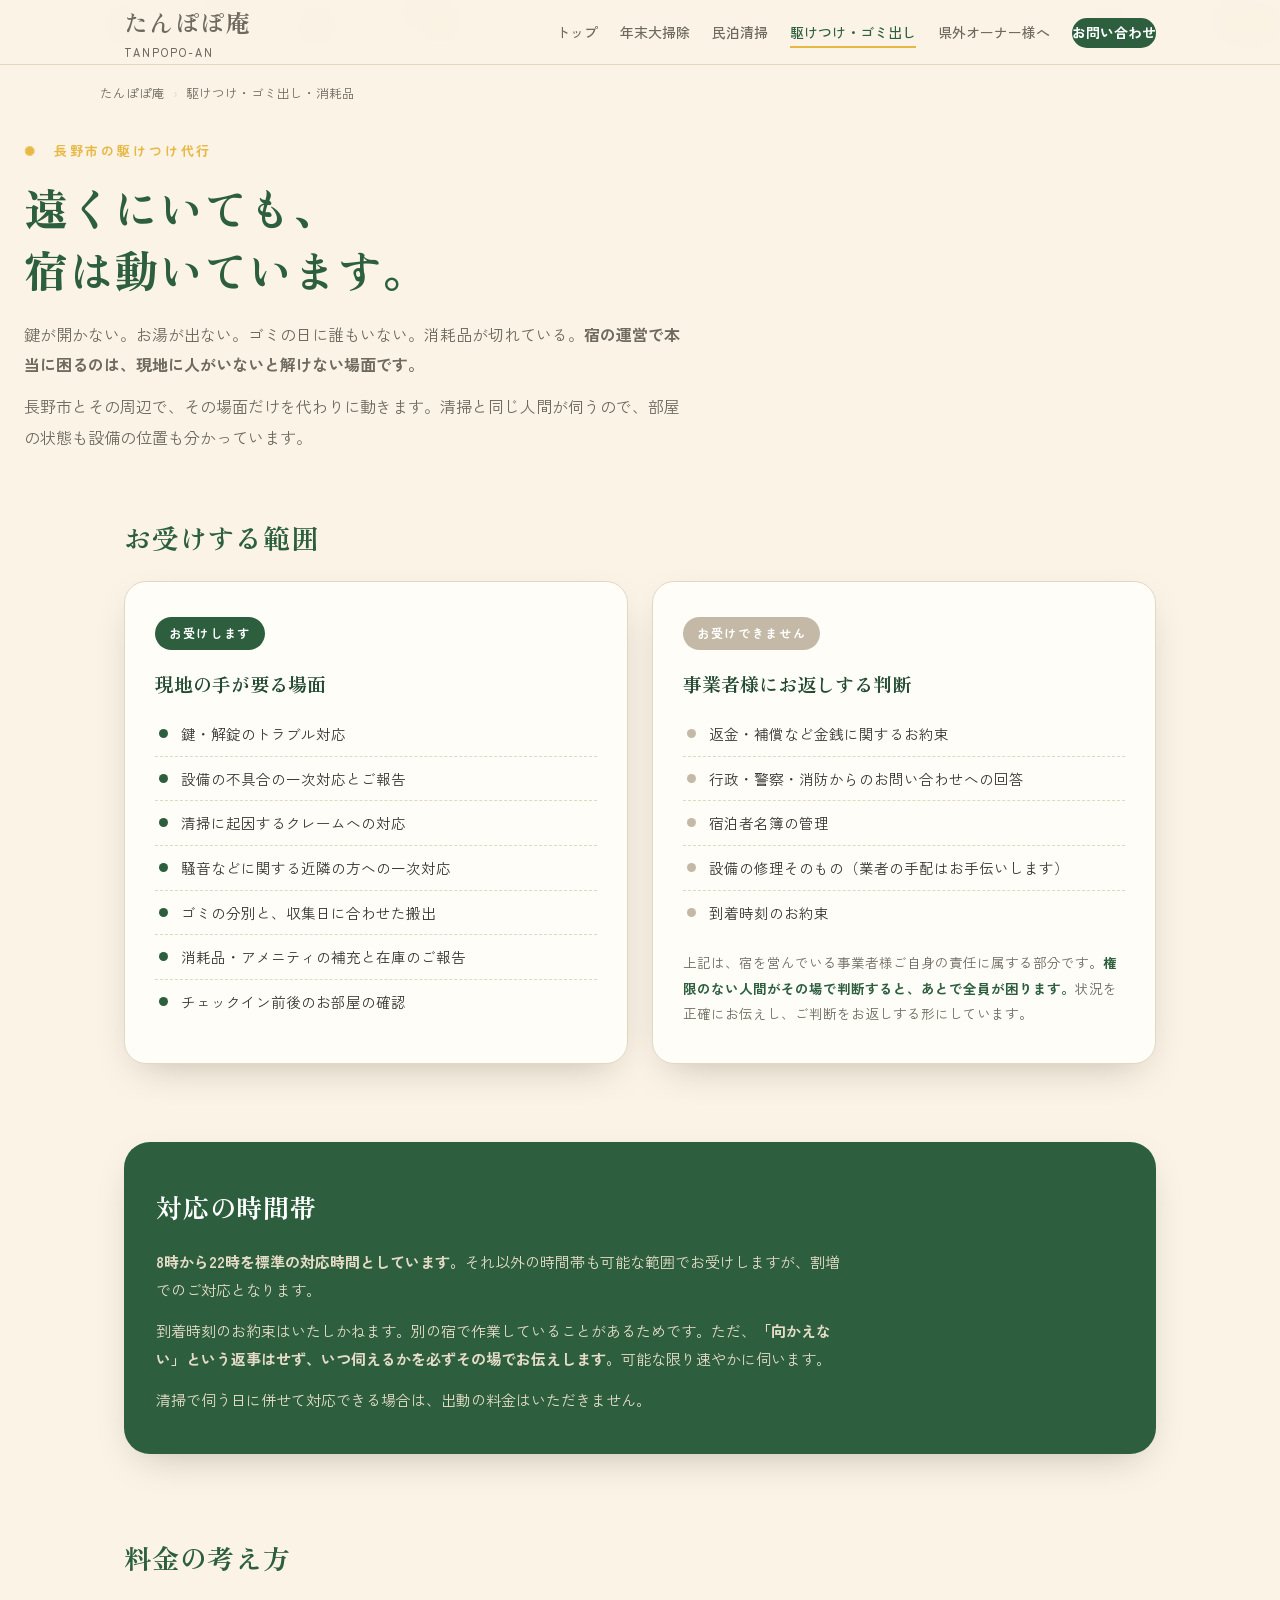
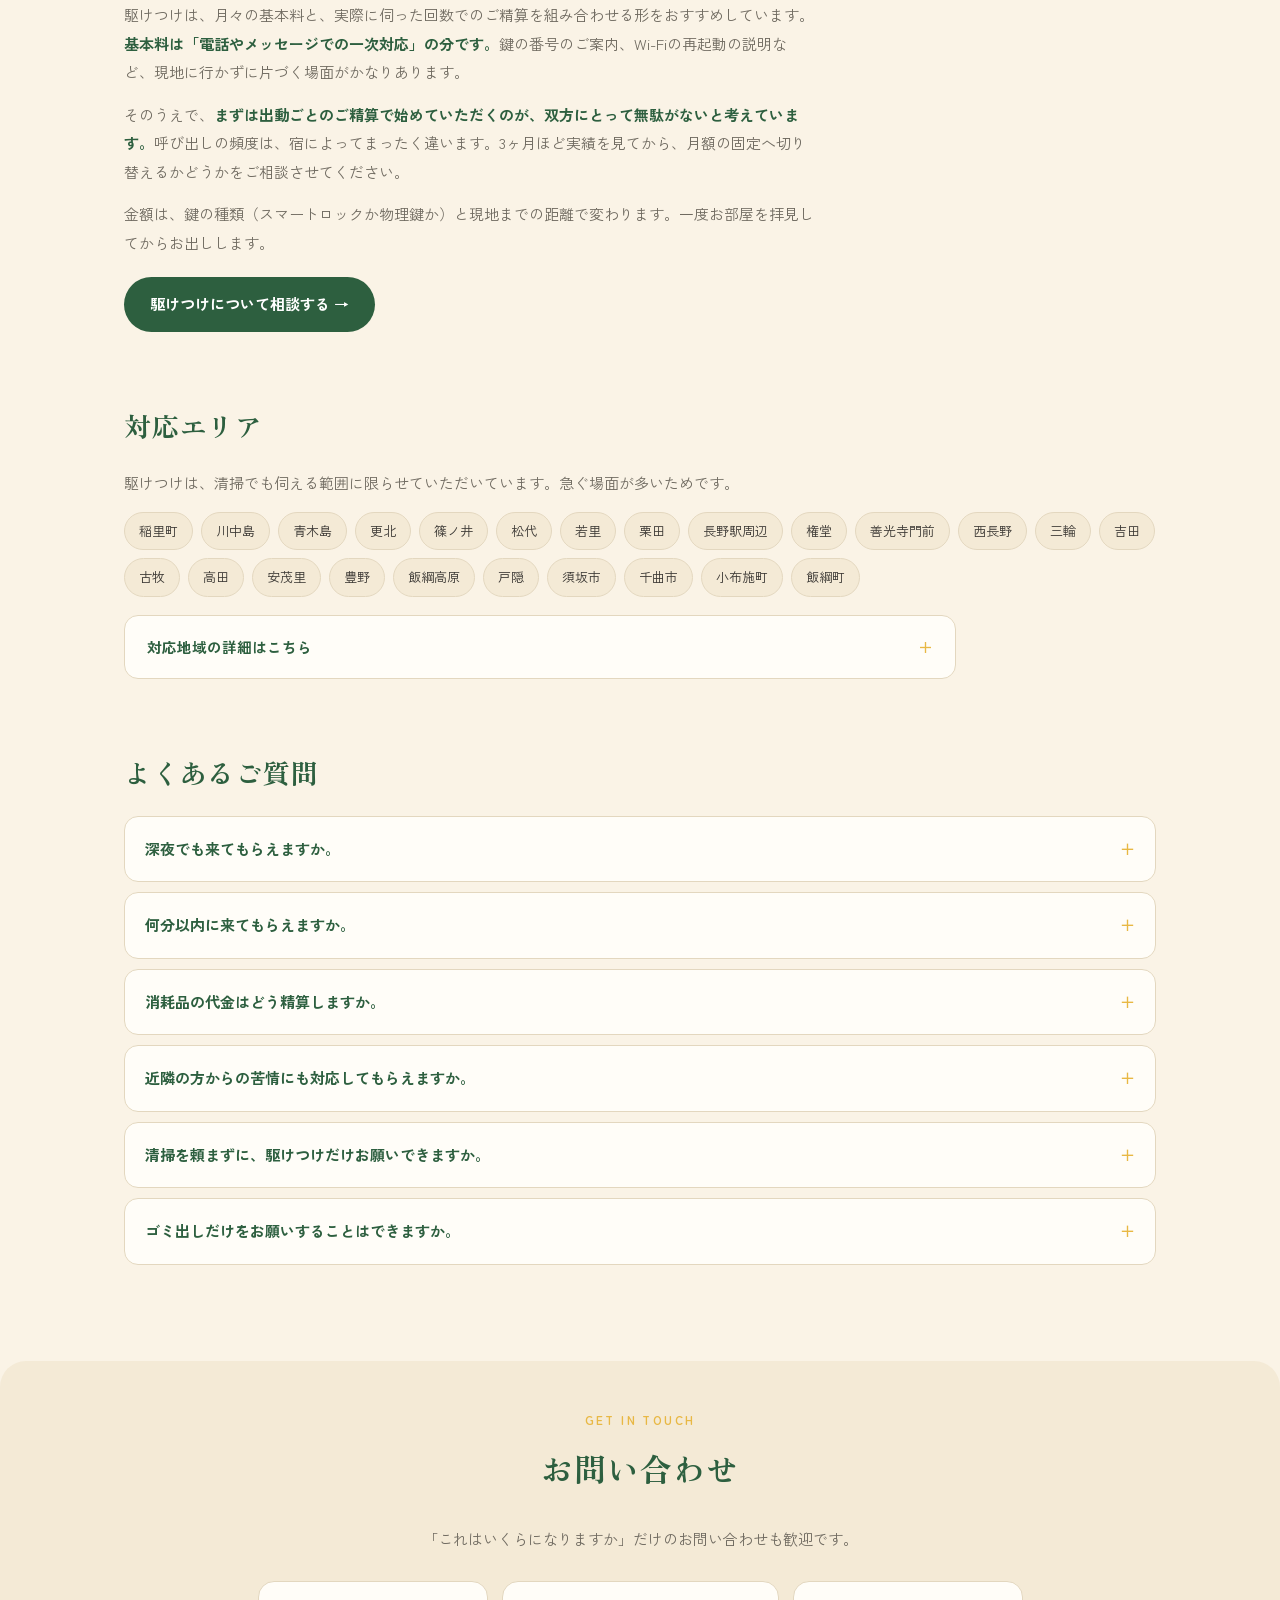
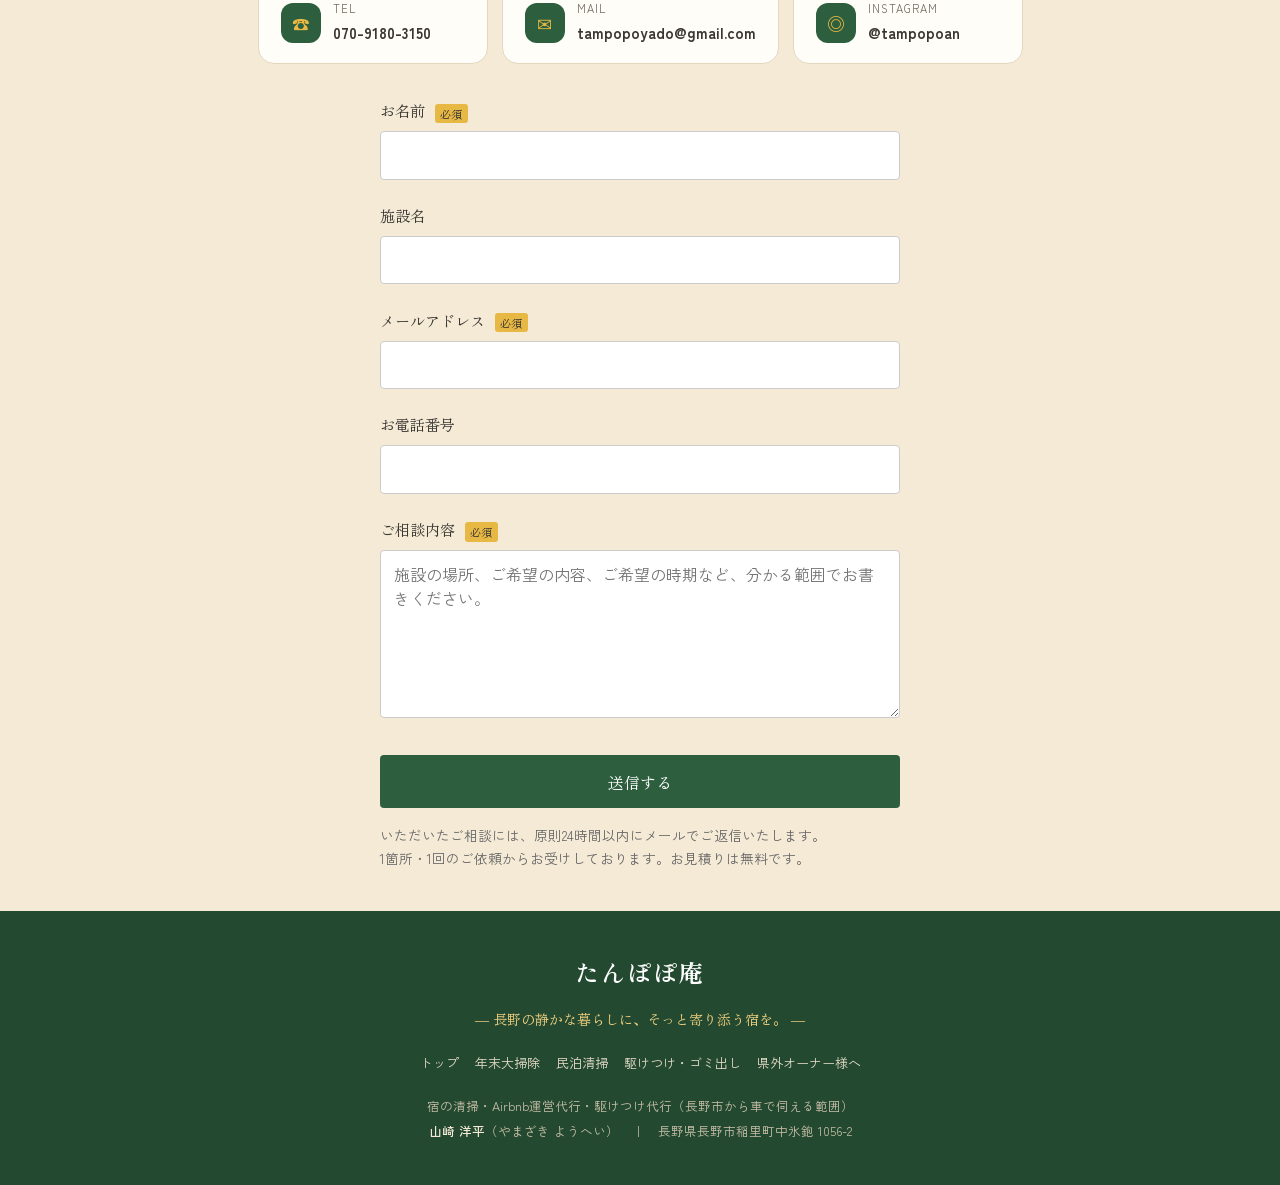
<file: kaketsuke.html>
<!DOCTYPE html>
<html lang="ja">
<head>
<meta charset="UTF-8">
<meta name="viewport" content="width=device-width, initial-scale=1.0">
<title>長野市の民泊 駆けつけ代行・ゴミ出し・消耗品補充｜たんぽぽ庵</title>
<meta name="description" content="長野市の民泊・簡易宿所向けに、駆けつけ代行、ゴミ出し、消耗品の補充を承ります。鍵や設備のトラブル、騒音に関する近隣の方への一次対応まで。対応は8時から22時を標準とし、それ以外の時間帯は割増で。県外・遠隔で運営されているオーナー様、運営代行会社様の現地の手として。">
<link rel="canonical" href="https://tampopoan.com/kaketsuke.html">
<meta property="og:type" content="website">
<meta property="og:site_name" content="たんぽぽ庵">
<meta property="og:title" content="長野市の民泊 駆けつけ代行・ゴミ出し・消耗品補充｜たんぽぽ庵">
<meta property="og:description" content="長野市の民泊・簡易宿所向けに、駆けつけ代行、ゴミ出し、消耗品の補充を承ります。鍵や設備のトラブル、騒音に関する近隣の方への一次対応まで。対応は8時から22時を標準とし、それ以外の時間帯は割増で。県外・遠隔で運営されているオーナー様、運営代行会社様の現地の手として。">
<meta property="og:url" content="https://tampopoan.com/kaketsuke.html">
<meta property="og:image" content="https://tampopoan.com/images/mascot.png">
<meta property="og:locale" content="ja_JP">
<meta name="twitter:card" content="summary_large_image">
<link rel="preconnect" href="https://fonts.googleapis.com">
<link rel="preconnect" href="https://fonts.gstatic.com" crossorigin>
<link href="https://fonts.googleapis.com/css2?family=Zen+Old+Mincho:wght@400;500;700;900&family=Zen+Kaku+Gothic+New:wght@400;500;700&family=Zen+Maru+Gothic:wght@500;700&display=swap" rel="stylesheet">
<link rel="stylesheet" href="style.css">
<script type="application/ld+json">
{
  "@context": "https://schema.org",
  "@graph": [
    {
      "@type": "HomeAndConstructionBusiness",
      "@id": "https://tampopoan.com/#business",
      "name": "たんぽぽ庵",
      "alternateName": "TANPOPO-AN",
      "url": "https://tampopoan.com/",
      "telephone": "+81-70-9180-3150",
      "email": "tampopoyado@gmail.com",
      "image": "https://tampopoan.com/images/mascot.png",
      "priceRange": "¥3,000〜",
      "founder": {
        "@type": "Person",
        "name": "山崎 洋平"
      },
      "address": {
        "@type": "PostalAddress",
        "addressCountry": "JP",
        "addressRegion": "長野県",
        "addressLocality": "長野市",
        "streetAddress": "稲里町中氷鉋1056-2"
      },
      "areaServed": [
        {
          "@type": "City",
          "name": "長野市"
        },
        {
          "@type": "City",
          "name": "須坂市"
        },
        {
          "@type": "City",
          "name": "千曲市"
        },
        {
          "@type": "AdministrativeArea",
          "name": "小布施町"
        },
        {
          "@type": "AdministrativeArea",
          "name": "飯綱町"
        }
      ],
      "sameAs": [
        "https://instagram.com/tampopoan"
      ],
      "openingHoursSpecification": [
        {
          "@type": "OpeningHoursSpecification",
          "dayOfWeek": [
            "Monday",
            "Tuesday",
            "Wednesday",
            "Thursday",
            "Friday",
            "Saturday",
            "Sunday"
          ],
          "opens": "08:00",
          "closes": "20:00"
        }
      ]
    },
    {
      "@type": "BreadcrumbList",
      "itemListElement": [
        {
          "@type": "ListItem",
          "position": 1,
          "name": "たんぽぽ庵",
          "item": "https://tampopoan.com/"
        },
        {
          "@type": "ListItem",
          "position": 2,
          "name": "駆けつけ・ゴミ出し・消耗品",
          "item": "https://tampopoan.com/kaketsuke.html"
        }
      ]
    },
    {
      "@type": "Service",
      "name": "民泊 駆けつけ代行・ゴミ出し・消耗品補充",
      "description": "長野市の民泊・簡易宿所向けに、駆けつけ代行、ゴミ出し、消耗品の補充を承ります。鍵や設備のトラブル、騒音に関する近隣の方への一次対応まで。対応は8時から22時を標準とし、それ以外の時間帯は割増で。県外・遠隔で運営されているオーナー様、運営代行会社様の現地の手として。",
      "serviceType": "駆けつけ代行",
      "provider": {
        "@id": "https://tampopoan.com/#business"
      },
      "areaServed": [
        {
          "@type": "City",
          "name": "長野市"
        },
        {
          "@type": "City",
          "name": "須坂市"
        },
        {
          "@type": "City",
          "name": "千曲市"
        }
      ],
      "url": "https://tampopoan.com/kaketsuke.html"
    },
    {
      "@type": "FAQPage",
      "mainEntity": [
        {
          "@type": "Question",
          "name": "深夜でも来てもらえますか。",
          "acceptedAnswer": {
            "@type": "Answer",
            "text": "8時から22時を標準の対応時間としています。それ以外の時間帯も可能な範囲でお受けしますが、割増でのご対応となります。翌朝でよろしければ、朝いちばんで伺います。"
          }
        },
        {
          "@type": "Question",
          "name": "何分以内に来てもらえますか。",
          "acceptedAnswer": {
            "@type": "Answer",
            "text": "到着時刻のお約束はしておりません。別の宿で作業していることがあるためです。ただ、ご連絡をいただいた時点で、いつ伺えるかを必ずお伝えします。"
          }
        },
        {
          "@type": "Question",
          "name": "消耗品の代金はどう精算しますか。",
          "acceptedAnswer": {
            "@type": "Answer",
            "text": "一定額をあらかじめお預かりし、そこから購入して残高をご報告する形をおすすめしています。ご希望があれば、こちらで立て替えて月次で実費をご請求する形にも対応します。"
          }
        },
        {
          "@type": "Question",
          "name": "近隣の方からの苦情にも対応してもらえますか。",
          "acceptedAnswer": {
            "@type": "Answer",
            "text": "お話を伺い、宿泊者の方へお伝えし、記録してオーナー様にご報告するところまでお受けします。返金や補償のお約束など、金銭に関わる判断はオーナー様にお返しします。"
          }
        },
        {
          "@type": "Question",
          "name": "清掃を頼まずに、駆けつけだけお願いできますか。",
          "acceptedAnswer": {
            "@type": "Answer",
            "text": "ご相談ください。ただ、清掃で定期的に伺っている宿のほうが、設備の位置も部屋の状態も把握できているため、対応が速く確実になります。"
          }
        },
        {
          "@type": "Question",
          "name": "ゴミ出しだけをお願いすることはできますか。",
          "acceptedAnswer": {
            "@type": "Answer",
            "text": "承ります。長野市の収集日と分別に合わせて搬出します。集積所の場所と、鍵や入館の方法をお知らせください。"
          }
        }
      ]
    }
  ]
}
</script>
</head>
<body>

<div class="fluff" id="fluff" aria-hidden="true"></div>

<header>
  <div class="wrap nav">
    <a class="brand" href="index.html">たんぽぽ庵<small>TANPOPO-AN</small></a>
    <ul class="links">
      <li><a href="index.html">トップ</a></li>
      <li><a href="housecleaning.html">年末大掃除</a></li>
      <li><a href="minpaku-cleaning.html">民泊清掃</a></li>
      <li><a href="kaketsuke.html" aria-current="page">駆けつけ・ゴミ出し</a></li>
      <li><a href="remote-owner.html">県外オーナー様へ</a></li>
      <li><a href="#contact" class="nav-cta">お問い合わせ</a></li>
    </ul>
  </div>
</header>

<div class="wrap crumb">
  <ol>
    <li><a href="index.html">たんぽぽ庵</a></li>
    <li>駆けつけ・ゴミ出し・消耗品</li>
  </ol>
</div>

<section class="phead">
  <div class="wrap">
    <p class="eyebrow">長野市の駆けつけ代行</p>
    <h1>遠くにいても、<br>宿は動いています。</h1>
    <p>鍵が開かない。お湯が出ない。ゴミの日に誰もいない。消耗品が切れている。<b>宿の運営で本当に困るのは、現地に人がいないと解けない場面です。</b></p>
    <p>長野市とその周辺で、その場面だけを代わりに動きます。清掃と同じ人間が伺うので、部屋の状態も設備の位置も分かっています。</p>
  </div>
</section>

<section class="sec">
  <div class="wrap">
    <h2>お受けする範囲</h2>
    <div class="two" style="margin-top:18px">
      <div class="card">
        <span class="tag">お受けします</span>
        <h3>現地の手が要る場面</h3>
        <ul class="ticks">
          <li>鍵・解錠のトラブル対応</li>
          <li>設備の不具合の一次対応とご報告</li>
          <li>清掃に起因するクレームへの対応</li>
          <li>騒音などに関する近隣の方への一次対応</li>
          <li>ゴミの分別と、収集日に合わせた搬出</li>
          <li>消耗品・アメニティの補充と在庫のご報告</li>
          <li>チェックイン前後のお部屋の確認</li>
        </ul>
      </div>
      <div class="card">
        <span class="tag" style="background:#c4b9a6;color:#fff">お受けできません</span>
        <h3>事業者様にお返しする判断</h3>
        <ul class="ticks ticks--x">
          <li>返金・補償など金銭に関するお約束</li>
          <li>行政・警察・消防からのお問い合わせへの回答</li>
          <li>宿泊者名簿の管理</li>
          <li>設備の修理そのもの（業者の手配はお手伝いします）</li>
          <li>到着時刻のお約束</li>
        </ul>
        <p style="font-size:13.5px;margin-top:16px">上記は、宿を営んでいる事業者様ご自身の責任に属する部分です。<b>権限のない人間がその場で判断すると、あとで全員が困ります。</b>状況を正確にお伝えし、ご判断をお返しする形にしています。</p>
      </div>
    </div>
  </div>
</section>

<div class="wrap">
<section class="band">
  <h2>対応の時間帯</h2>
  <p><b>8時から22時を標準の対応時間としています。</b>それ以外の時間帯も可能な範囲でお受けしますが、割増でのご対応となります。</p>
  <p>到着時刻のお約束はいたしかねます。別の宿で作業していることがあるためです。ただ、<b>「向かえない」という返事はせず、いつ伺えるかを必ずその場でお伝えします。</b>可能な限り速やかに伺います。</p>
  <p>清掃で伺う日に併せて対応できる場合は、出動の料金はいただきません。</p>
</section>
</div>

<section class="sec">
  <div class="wrap">
    <h2>料金の考え方</h2>
    <p>駆けつけは、月々の基本料と、実際に伺った回数でのご精算を組み合わせる形をおすすめしています。<b>基本料は「電話やメッセージでの一次対応」の分です。</b>鍵の番号のご案内、Wi-Fiの再起動の説明など、現地に行かずに片づく場面がかなりあります。</p>
    <p>そのうえで、<b>まずは出動ごとのご精算で始めていただくのが、双方にとって無駄がないと考えています。</b>呼び出しの頻度は、宿によってまったく違います。3ヶ月ほど実績を見てから、月額の固定へ切り替えるかどうかをご相談させてください。</p>
    <p>金額は、鍵の種類（スマートロックか物理鍵か）と現地までの距離で変わります。一度お部屋を拝見してからお出しします。</p>
    <a class="go" href="#contact">駆けつけについて相談する →</a>
  </div>
</section>

<section class="sec">
  <div class="wrap">
    <h2>対応エリア</h2>
    <p>駆けつけは、清掃でも伺える範囲に限らせていただいています。急ぐ場面が多いためです。</p>
    <div class="areas">
      <span>稲里町</span>
      <span>川中島</span>
      <span>青木島</span>
      <span>更北</span>
      <span>篠ノ井</span>
      <span>松代</span>
      <span>若里</span>
      <span>栗田</span>
      <span>長野駅周辺</span>
      <span>権堂</span>
      <span>善光寺門前</span>
      <span>西長野</span>
      <span>三輪</span>
      <span>吉田</span>
      <span>古牧</span>
      <span>高田</span>
      <span>安茂里</span>
      <span>豊野</span>
      <span>飯綱高原</span>
      <span>戸隠</span>
      <span>須坂市</span>
      <span>千曲市</span>
      <span>小布施町</span>
      <span>飯綱町</span>
    </div>

    <details class="area-detail">
      <summary>対応地域の詳細はこちら</summary>
      <dl class="area-list">
        <dt>長野市 中心部</dt>
        <dd>長野駅周辺・栗田・南千歳・末広町・問御所町・権堂・鶴賀・居町・緑町・若里・中御所・七瀬・南長野・妻科・旭町・西長野・箱清水・三輪・上松・桜枝町</dd>
        <dt>長野市 東部</dt>
        <dd>高田・稲葉・南長池・北長池・東和田・西和田・平林・石渡・大豆島・風間・屋島・小島・村山・中越・柳原・長沼・赤沼・津野</dd>
        <dt>長野市 北部</dt>
        <dd>吉田・稲田・徳間・檀田・上野・若槻・浅川・金箱・上駒沢・下駒沢・南堀・北堀・古里・豊野・飯綱高原・戸隠</dd>
        <dt>長野市 西部</dt>
        <dd>安茂里・差出・小市・平柴・伊勢宮・芋井</dd>
        <dt>長野市 南部</dt>
        <dd>稲里町・中氷鉋・上氷鉋・下氷鉋・青木島・丹波島・真島・小島田・東福寺・広田・川中島・今井・御厨・原・篠ノ井・御幣川・布施高田・二ツ柳・岡田・塩崎・松代・西条・清野・若穂・綿内・川田・保科</dd>
        <dt>長野市の周辺</dt>
        <dd>須坂市・千曲市（屋代・戸倉・上山田）・小布施町・飯綱町（牟礼・三水）・高山村</dd>
      </dl>
      <p class="area-note">上記以外でも、長野市から車で伺える範囲であればご相談ください。中山間部（鬼無里・中条・信州新町・大岡・七二会）など、片道40分を大きく超える地域はお受けできない場合があります。</p>
    </details>
  </div>
</section>

<section class="sec">
  <div class="wrap">
    <h2>よくあるご質問</h2>
    <div class="faq">
      <details>
        <summary>深夜でも来てもらえますか。</summary>
        <div class="a">8時から22時を標準の対応時間としています。それ以外の時間帯も可能な範囲でお受けしますが、割増でのご対応となります。翌朝でよろしければ、朝いちばんで伺います。</div>
      </details>
      <details>
        <summary>何分以内に来てもらえますか。</summary>
        <div class="a">到着時刻のお約束はしておりません。別の宿で作業していることがあるためです。ただ、ご連絡をいただいた時点で、いつ伺えるかを必ずお伝えします。</div>
      </details>
      <details>
        <summary>消耗品の代金はどう精算しますか。</summary>
        <div class="a">一定額をあらかじめお預かりし、そこから購入して残高をご報告する形をおすすめしています。ご希望があれば、こちらで立て替えて月次で実費をご請求する形にも対応します。</div>
      </details>
      <details>
        <summary>近隣の方からの苦情にも対応してもらえますか。</summary>
        <div class="a">お話を伺い、宿泊者の方へお伝えし、記録してオーナー様にご報告するところまでお受けします。返金や補償のお約束など、金銭に関わる判断はオーナー様にお返しします。</div>
      </details>
      <details>
        <summary>清掃を頼まずに、駆けつけだけお願いできますか。</summary>
        <div class="a">ご相談ください。ただ、清掃で定期的に伺っている宿のほうが、設備の位置も部屋の状態も把握できているため、対応が速く確実になります。</div>
      </details>
      <details>
        <summary>ゴミ出しだけをお願いすることはできますか。</summary>
        <div class="a">承ります。長野市の収集日と分別に合わせて搬出します。集積所の場所と、鍵や入館の方法をお知らせください。</div>
      </details>
    </div>
  </div>
</section>

<section class="contact" id="contact">
  <div class="wrap">
    <div class="sec-head">
      <div class="en">GET IN TOUCH</div>
      <div class="jp">お問い合わせ</div>
    </div>
    <p class="invite">「これはいくらになりますか」だけのお問い合わせも歓迎です。</p>

    <div class="methods">
      <a class="method" href="tel:07091803150"><div class="ic">☎</div>
        <div><div class="t">TEL</div><div class="v">070-9180-3150</div></div></a>
      <a class="method" href="mailto:tampopoyado@gmail.com"><div class="ic">✉</div>
        <div><div class="t">MAIL</div><div class="v">tampopoyado@gmail.com</div></div></a>
      <a class="method" href="https://instagram.com/tampopoan" target="_blank" rel="noopener">
        <div class="ic">◎</div>
        <div><div class="t">INSTAGRAM</div><div class="v">@tampopoan</div></div></a>
    </div>
    <form action="https://formspree.io/f/xkjnrwkl" method="POST" class="contact-form" id="contactForm">
      <label for="name">お名前 <span class="req">必須</span></label>
      <input type="text" id="name" name="お名前" required>

      <label for="shisetsu">施設名</label>
      <input type="text" id="shisetsu" name="施設名">

      <label for="email">メールアドレス <span class="req">必須</span></label>
      <input type="email" id="email" name="メールアドレス" required>

      <label for="tel">お電話番号</label>
      <input type="tel" id="tel" name="電話番号">

      <label for="message">ご相談内容 <span class="req">必須</span></label>
      <textarea id="message" name="ご相談内容" rows="6" required
        placeholder="施設の場所、ご希望の内容、ご希望の時期など、分かる範囲でお書きください。"></textarea>

      <input type="text" name="_gotcha" style="display:none">
      <input type="hidden" name="お問い合わせページ" value="駆けつけページ">
      <input type="hidden" name="_subject" value="【たんぽぽ庵】駆けつけページからお問い合わせ">
      <input type="hidden" name="_next" value="https://tampopoan.com/thanks.html">

      <button type="submit">送信する</button>

      <p class="form-note">
        いただいたご相談には、原則24時間以内にメールでご返信いたします。<br>
        1箇所・1回のご依頼からお受けしております。お見積りは無料です。
      </p>
    </form>
  </div>
</section>

<footer>
  <div class="wrap">
    <div class="fbrand">たんぽぽ庵</div>
    <div class="ftag">― 長野の静かな暮らしに、そっと寄り添う宿を。 ―</div>
    <nav>
      <a href="index.html">トップ</a>
      <a href="housecleaning.html">年末大掃除</a>
      <a href="minpaku-cleaning.html">民泊清掃</a>
      <a href="kaketsuke.html">駆けつけ・ゴミ出し</a>
      <a href="remote-owner.html">県外オーナー様へ</a>
    </nav>
    <div class="meta">
      宿の清掃・Airbnb運営代行・駆けつけ代行（長野市から車で伺える範囲）<br>
      <b>山崎 洋平</b>（やまざき ようへい）　｜　長野県長野市稲里町中氷鉋 1056-2
    </div>
  </div>
</footer>

<script>
(function(){
  const box=document.getElementById('fluff');
  if(!box) return;
  const glyphs=['❀','✿','❁','✾'];
  const N=window.innerWidth<640?7:12;
  for(let i=0;i<N;i++){
    const s=document.createElement('span');
    s.textContent=glyphs[i%glyphs.length];
    s.style.left=Math.random()*100+'vw';
    s.style.fontSize=(12+Math.random()*16)+'px';
    s.style.animationDuration=(14+Math.random()*16)+'s';
    s.style.animationDelay=(-Math.random()*20)+'s';
    box.appendChild(s);
  }
})();
(function(){
  const form = document.getElementById('contactForm');
  if(!form) return;
  const btn = form.querySelector('button[type="submit"]');
  form.addEventListener('submit', async function(e){
    e.preventDefault();
    const label = btn.textContent;
    btn.disabled = true; btn.textContent = '送信中…';
    try{
      const res = await fetch(form.action, {method:'POST', body:new FormData(form),
        headers:{'Accept':'application/json'}});
      if(res.ok){ window.location.href = '/thanks.html'; }
      else { throw new Error('送信に失敗しました'); }
    }catch(err){
      btn.disabled = false; btn.textContent = label;
      alert('送信できませんでした。お手数ですが、しばらく経ってからもう一度お試しいただくか、tampopoyado@gmail.com または 070-9180-3150 まで直接ご連絡ください。');
    }
  });
})();
</script>
</body>
</html>
</file>
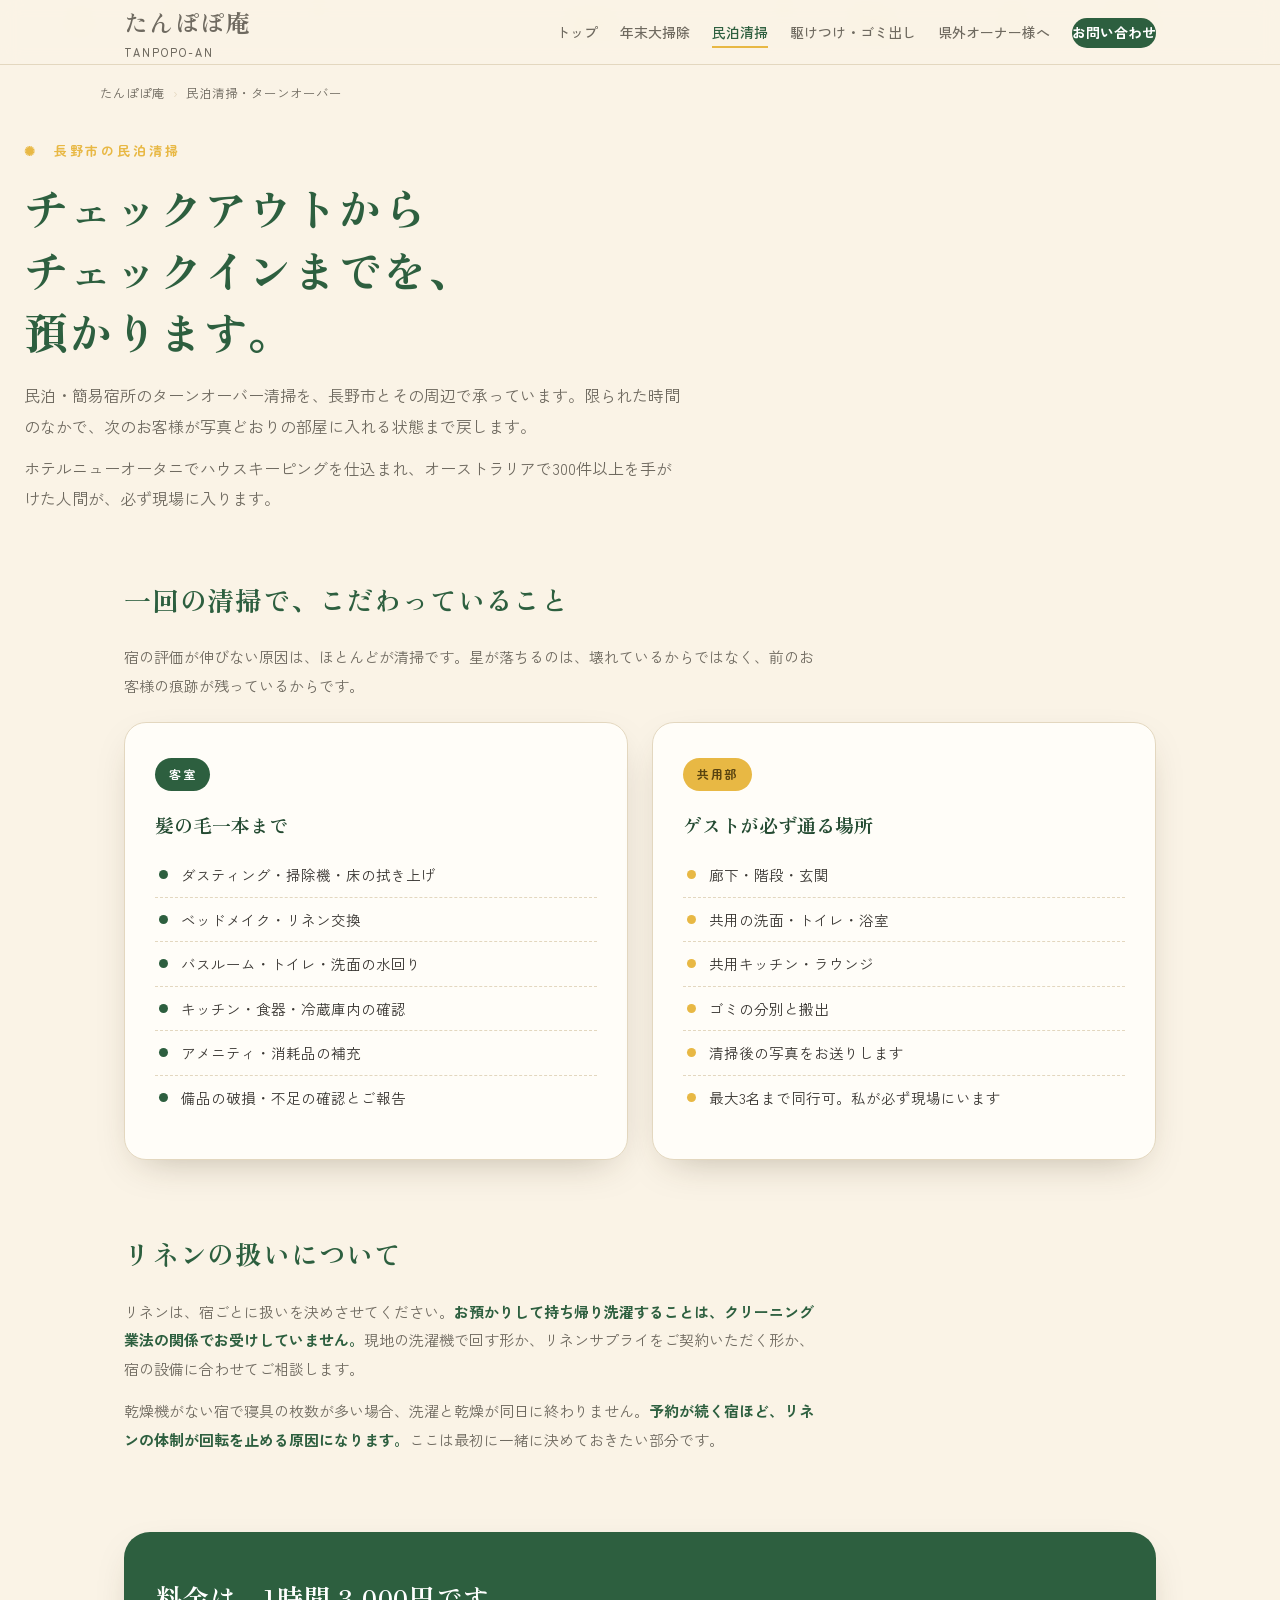
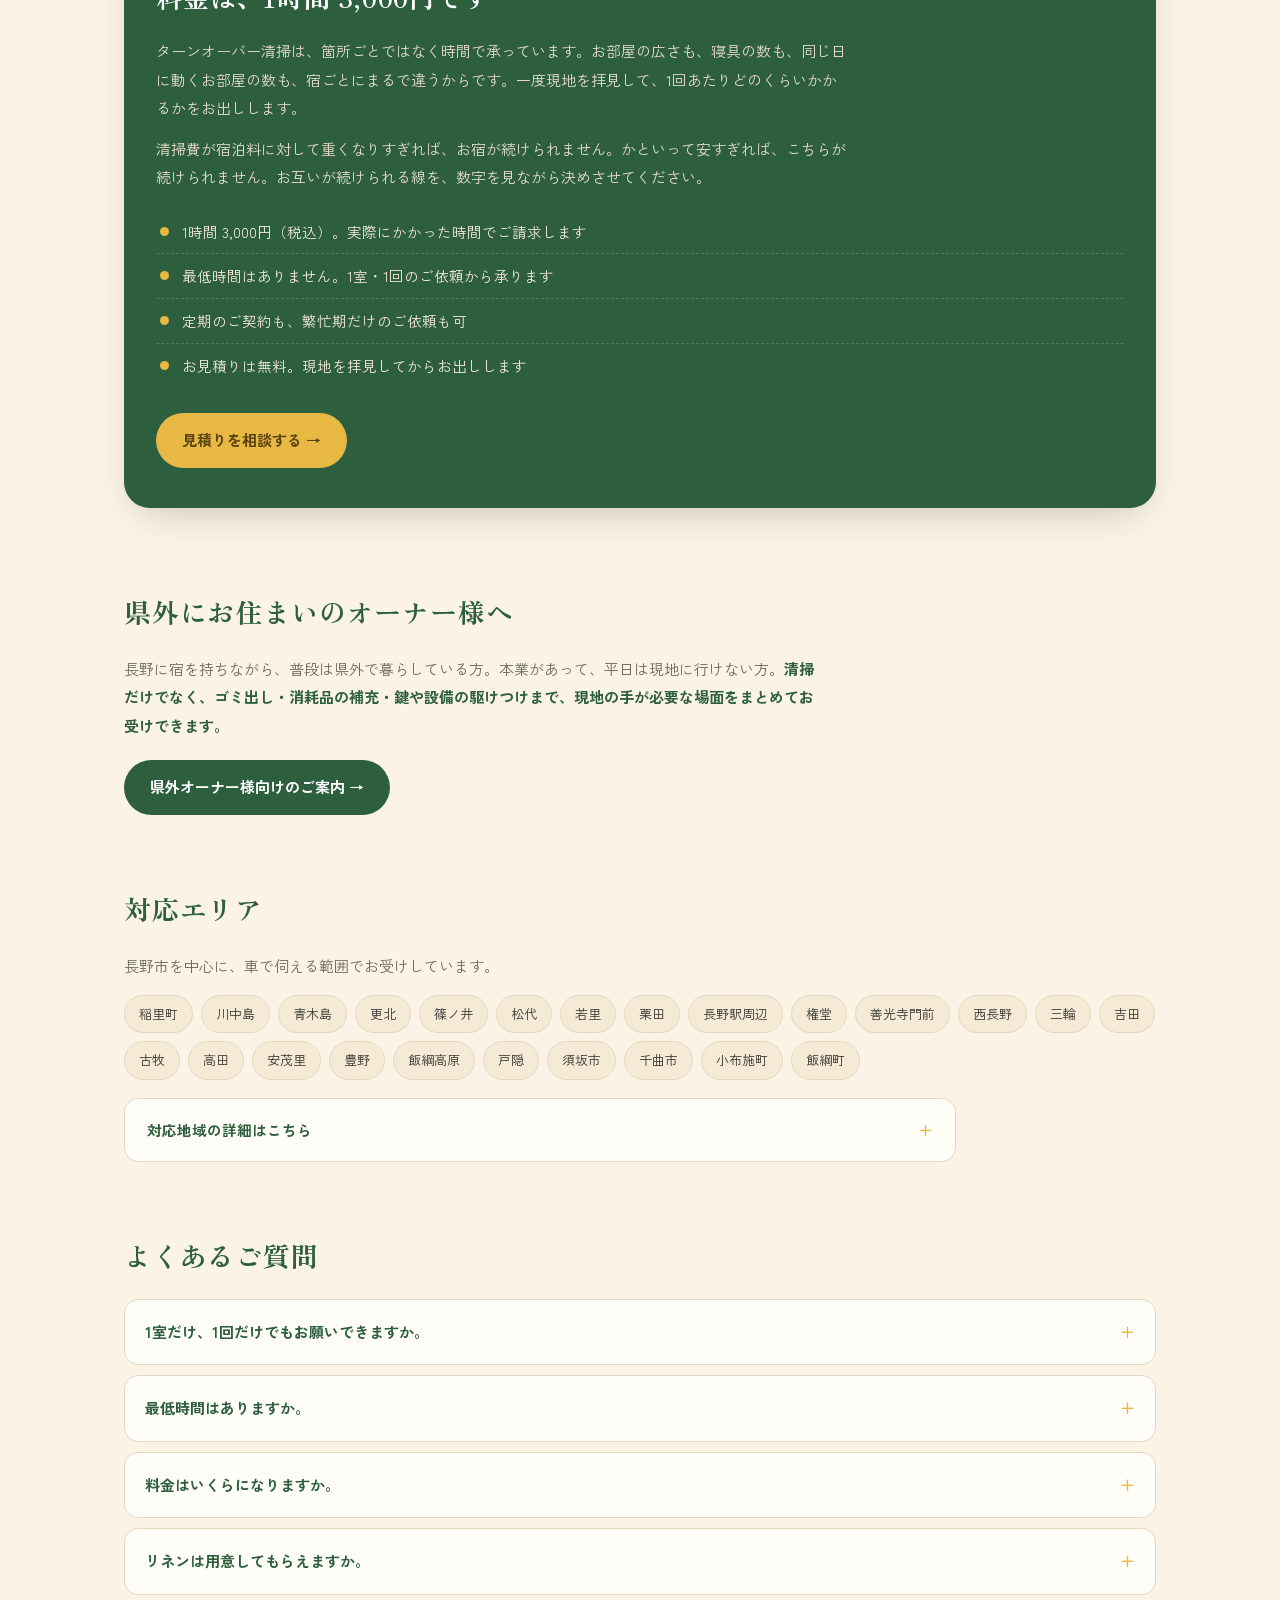
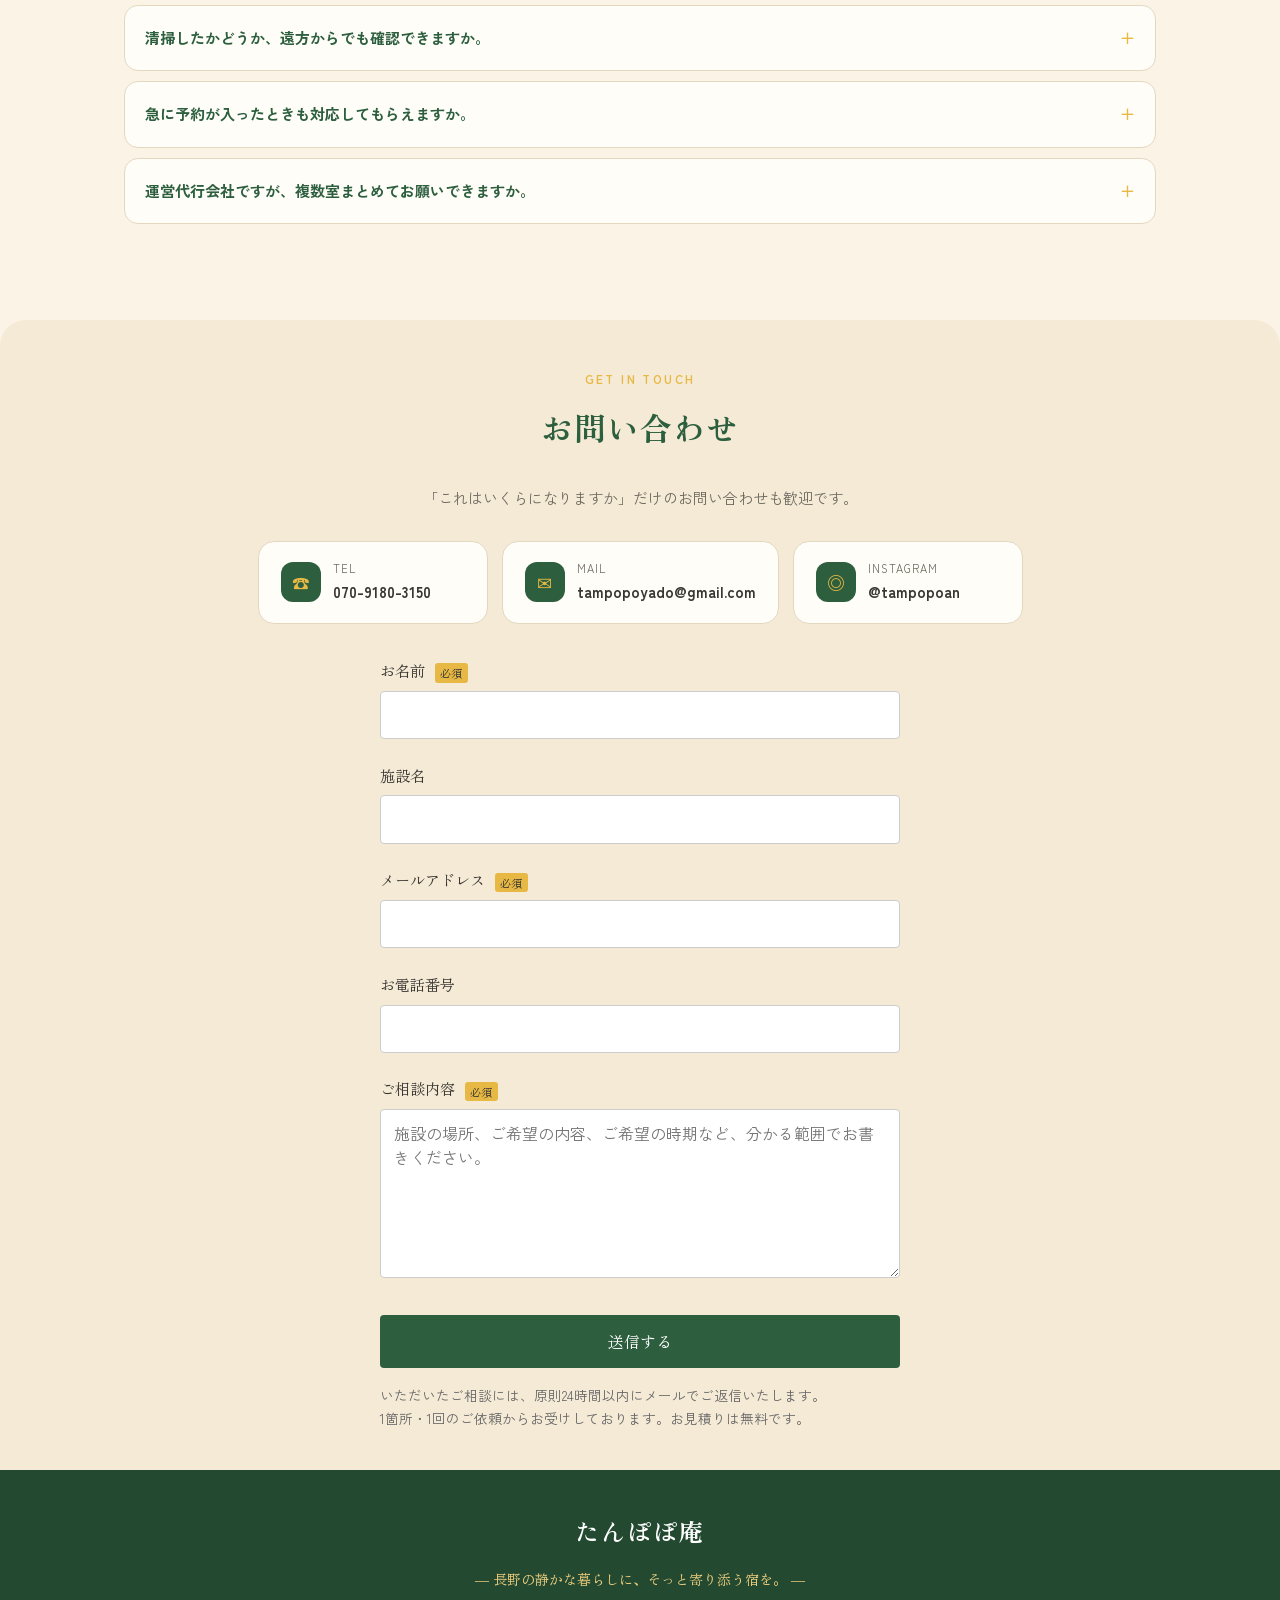
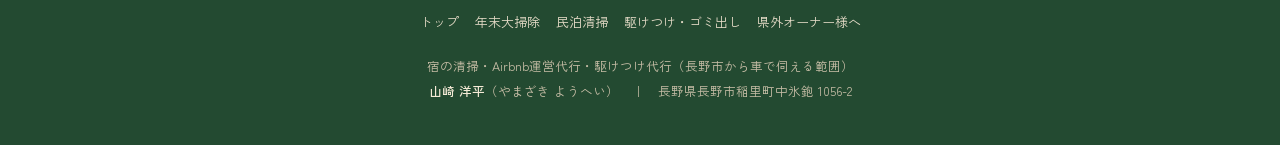
<file: minpaku-cleaning.html>
<!DOCTYPE html>
<html lang="ja">
<head>
<meta charset="UTF-8">
<meta name="viewport" content="width=device-width, initial-scale=1.0">
<title>長野市の民泊清掃・ターンオーバー代行｜たんぽぽ庵</title>
<meta name="description" content="長野市の民泊・簡易宿所の清掃を承ります。チェックアウトからチェックインまでのターンオーバー、リネン交換、ベッドメイク、アメニティ補充、共用部の清掃まで。1室・1回から、1時間3,000円（税込）。ホテルニューオータニ仕込み、豪州で300件以上の実績。県外にお住まいのオーナー様、運営代行会社様のご依頼も承ります。">
<link rel="canonical" href="https://tampopoan.com/minpaku-cleaning.html">
<meta property="og:type" content="website">
<meta property="og:site_name" content="たんぽぽ庵">
<meta property="og:title" content="長野市の民泊清掃・ターンオーバー代行｜たんぽぽ庵">
<meta property="og:description" content="長野市の民泊・簡易宿所の清掃を承ります。チェックアウトからチェックインまでのターンオーバー、リネン交換、ベッドメイク、アメニティ補充、共用部の清掃まで。1室・1回から、1時間3,000円（税込）。ホテルニューオータニ仕込み、豪州で300件以上の実績。県外にお住まいのオーナー様、運営代行会社様のご依頼も承ります。">
<meta property="og:url" content="https://tampopoan.com/minpaku-cleaning.html">
<meta property="og:image" content="https://tampopoan.com/images/mascot.png">
<meta property="og:locale" content="ja_JP">
<meta name="twitter:card" content="summary_large_image">
<link rel="preconnect" href="https://fonts.googleapis.com">
<link rel="preconnect" href="https://fonts.gstatic.com" crossorigin>
<link href="https://fonts.googleapis.com/css2?family=Zen+Old+Mincho:wght@400;500;700;900&family=Zen+Kaku+Gothic+New:wght@400;500;700&family=Zen+Maru+Gothic:wght@500;700&display=swap" rel="stylesheet">
<link rel="stylesheet" href="style.css">
<script type="application/ld+json">
{
  "@context": "https://schema.org",
  "@graph": [
    {
      "@type": "HomeAndConstructionBusiness",
      "@id": "https://tampopoan.com/#business",
      "name": "たんぽぽ庵",
      "alternateName": "TANPOPO-AN",
      "url": "https://tampopoan.com/",
      "telephone": "+81-70-9180-3150",
      "email": "tampopoyado@gmail.com",
      "image": "https://tampopoan.com/images/mascot.png",
      "priceRange": "¥3,000〜",
      "founder": {
        "@type": "Person",
        "name": "山崎 洋平"
      },
      "address": {
        "@type": "PostalAddress",
        "addressCountry": "JP",
        "addressRegion": "長野県",
        "addressLocality": "長野市",
        "streetAddress": "稲里町中氷鉋1056-2"
      },
      "areaServed": [
        {
          "@type": "City",
          "name": "長野市"
        },
        {
          "@type": "City",
          "name": "須坂市"
        },
        {
          "@type": "City",
          "name": "千曲市"
        },
        {
          "@type": "AdministrativeArea",
          "name": "小布施町"
        },
        {
          "@type": "AdministrativeArea",
          "name": "飯綱町"
        }
      ],
      "sameAs": [
        "https://instagram.com/tampopoan"
      ],
      "openingHoursSpecification": [
        {
          "@type": "OpeningHoursSpecification",
          "dayOfWeek": [
            "Monday",
            "Tuesday",
            "Wednesday",
            "Thursday",
            "Friday",
            "Saturday",
            "Sunday"
          ],
          "opens": "08:00",
          "closes": "20:00"
        }
      ]
    },
    {
      "@type": "BreadcrumbList",
      "itemListElement": [
        {
          "@type": "ListItem",
          "position": 1,
          "name": "たんぽぽ庵",
          "item": "https://tampopoan.com/"
        },
        {
          "@type": "ListItem",
          "position": 2,
          "name": "民泊清掃・ターンオーバー",
          "item": "https://tampopoan.com/minpaku-cleaning.html"
        }
      ]
    },
    {
      "@type": "Service",
      "name": "民泊清掃・ターンオーバー代行",
      "description": "長野市の民泊・簡易宿所の清掃を承ります。チェックアウトからチェックインまでのターンオーバー、リネン交換、ベッドメイク、アメニティ補充、共用部の清掃まで。1室・1回から、1時間3,000円（税込）。ホテルニューオータニ仕込み、豪州で300件以上の実績。県外にお住まいのオーナー様、運営代行会社様のご依頼も承ります。",
      "serviceType": "民泊清掃",
      "provider": {
        "@id": "https://tampopoan.com/#business"
      },
      "areaServed": [
        {
          "@type": "City",
          "name": "長野市"
        },
        {
          "@type": "City",
          "name": "須坂市"
        },
        {
          "@type": "City",
          "name": "千曲市"
        }
      ],
      "url": "https://tampopoan.com/minpaku-cleaning.html"
    },
    {
      "@type": "FAQPage",
      "mainEntity": [
        {
          "@type": "Question",
          "name": "1室だけ、1回だけでもお願いできますか。",
          "acceptedAnswer": {
            "@type": "Answer",
            "text": "はい。1室・1回のご依頼から承っています。料金は1時間あたり3,000円（税込）で、実際にかかった時間でのご請求です。定期のご契約でなくても、繁忙期だけ、急な予約が入ったときだけ、というご依頼も歓迎です。"
          }
        },
        {
          "@type": "Question",
          "name": "最低時間はありますか。",
          "acceptedAnswer": {
            "@type": "Answer",
            "text": "ありません。実際にかかった時間でのご請求です。短い時間で終わるご依頼も、同じ考え方でお受けします。"
          }
        },
        {
          "@type": "Question",
          "name": "料金はいくらになりますか。",
          "acceptedAnswer": {
            "@type": "Answer",
            "text": "1時間あたり3,000円（税込）で、実際にかかった時間でのご請求です。1回あたり何時間かかるかは、お部屋の広さ、寝具の数、同じ日に動くお部屋の数によって変わるため、現地を一度拝見したうえで、お見積りを無料でお出しします。ご相談だけでも構いません。"
          }
        },
        {
          "@type": "Question",
          "name": "リネンは用意してもらえますか。",
          "acceptedAnswer": {
            "@type": "Answer",
            "text": "お預かりして持ち帰り洗濯することは、クリーニング業法の関係でお受けしていません。現地の洗濯機で回す形か、リネンサプライをご契約いただく形かを、宿の設備に合わせてご相談させてください。ベッドメイクと交換の作業自体は承ります。"
          }
        },
        {
          "@type": "Question",
          "name": "清掃したかどうか、遠方からでも確認できますか。",
          "acceptedAnswer": {
            "@type": "Answer",
            "text": "清掃後のお部屋の写真をお送りしています。備品の破損や不足に気づいた場合も、写真を添えてご報告します。県外にお住まいのオーナー様からのご依頼が多いため、報告は標準の作業に含めています。"
          }
        },
        {
          "@type": "Question",
          "name": "急に予約が入ったときも対応してもらえますか。",
          "acceptedAnswer": {
            "@type": "Answer",
            "text": "前日までにご連絡いただければ、できる限り調整します。当日のご依頼は、先約の状況によります。まずはお電話ください。"
          }
        },
        {
          "@type": "Question",
          "name": "運営代行会社ですが、複数室まとめてお願いできますか。",
          "acceptedAnswer": {
            "@type": "Answer",
            "text": "承ります。同じ建物の複数室であれば効率が上がるため、その分はお見積りに反映します。チェックアウトとチェックインの時刻、同日入替の頻度をお知らせいただければ、体制を組んでご提案します。"
          }
        }
      ]
    }
  ]
}
</script>
</head>
<body>

<div class="fluff" id="fluff" aria-hidden="true"></div>

<header>
  <div class="wrap nav">
    <a class="brand" href="index.html">たんぽぽ庵<small>TANPOPO-AN</small></a>
    <ul class="links">
      <li><a href="index.html">トップ</a></li>
      <li><a href="housecleaning.html">年末大掃除</a></li>
      <li><a href="minpaku-cleaning.html" aria-current="page">民泊清掃</a></li>
      <li><a href="kaketsuke.html">駆けつけ・ゴミ出し</a></li>
      <li><a href="remote-owner.html">県外オーナー様へ</a></li>
      <li><a href="#contact" class="nav-cta">お問い合わせ</a></li>
    </ul>
  </div>
</header>

<div class="wrap crumb">
  <ol>
    <li><a href="index.html">たんぽぽ庵</a></li>
    <li>民泊清掃・ターンオーバー</li>
  </ol>
</div>

<section class="phead">
  <div class="wrap">
    <p class="eyebrow">長野市の民泊清掃</p>
    <h1>チェックアウトから<br>チェックインまでを、<br>預かります。</h1>
    <p>民泊・簡易宿所のターンオーバー清掃を、長野市とその周辺で承っています。限られた時間のなかで、次のお客様が写真どおりの部屋に入れる状態まで戻します。</p>
    <p>ホテルニューオータニでハウスキーピングを仕込まれ、オーストラリアで300件以上を手がけた人間が、必ず現場に入ります。</p>
  </div>
</section>

<section class="sec">
  <div class="wrap">
    <h2>一回の清掃で、こだわっていること</h2>
    <p>宿の評価が伸びない原因は、ほとんどが清掃です。星が落ちるのは、壊れているからではなく、前のお客様の痕跡が残っているからです。</p>
    <div class="two" style="margin-top:22px">
      <div class="card">
        <span class="tag">客室</span>
        <h3>髪の毛一本まで</h3>
        <ul class="ticks">
          <li>ダスティング・掃除機・床の拭き上げ</li>
          <li>ベッドメイク・リネン交換</li>
          <li>バスルーム・トイレ・洗面の水回り</li>
          <li>キッチン・食器・冷蔵庫内の確認</li>
          <li>アメニティ・消耗品の補充</li>
          <li>備品の破損・不足の確認とご報告</li>
        </ul>
      </div>
      <div class="card">
        <span class="tag tag--y">共用部</span>
        <h3>ゲストが必ず通る場所</h3>
        <ul class="ticks ticks--y">
          <li>廊下・階段・玄関</li>
          <li>共用の洗面・トイレ・浴室</li>
          <li>共用キッチン・ラウンジ</li>
          <li>ゴミの分別と搬出</li>
          <li>清掃後の写真をお送りします</li>
          <li>最大3名まで同行可。私が必ず現場にいます</li>
        </ul>
      </div>
    </div>
  </div>
</section>

<section class="sec">
  <div class="wrap">
    <h2>リネンの扱いについて</h2>
    <p>リネンは、宿ごとに扱いを決めさせてください。<b>お預かりして持ち帰り洗濯することは、クリーニング業法の関係でお受けしていません。</b>現地の洗濯機で回す形か、リネンサプライをご契約いただく形か、宿の設備に合わせてご相談します。</p>
    <p>乾燥機がない宿で寝具の枚数が多い場合、洗濯と乾燥が同日に終わりません。<b>予約が続く宿ほど、リネンの体制が回転を止める原因になります。</b>ここは最初に一緒に決めておきたい部分です。</p>
  </div>
</section>

<div class="wrap">
<section class="band">
  <h2>料金は、1時間 3,000円です</h2>
  <p>ターンオーバー清掃は、箇所ごとではなく時間で承っています。お部屋の広さも、寝具の数も、同じ日に動くお部屋の数も、宿ごとにまるで違うからです。一度現地を拝見して、1回あたりどのくらいかかるかをお出しします。</p>
  <p>清掃費が宿泊料に対して重くなりすぎれば、お宿が続けられません。かといって安すぎれば、こちらが続けられません。お互いが続けられる線を、数字を見ながら決めさせてください。</p>
  <ul class="ticks" style="margin-top:18px">
    <li>1時間 3,000円（税込）。実際にかかった時間でご請求します</li>
    <li>最低時間はありません。1室・1回のご依頼から承ります</li>
    <li>定期のご契約も、繁忙期だけのご依頼も可</li>
    <li>お見積りは無料。現地を拝見してからお出しします</li>
  </ul>
  <a class="go go--y" href="#contact">見積りを相談する →</a>
</section>
</div>

<section class="sec">
  <div class="wrap">
    <h2>県外にお住まいのオーナー様へ</h2>
    <p>長野に宿を持ちながら、普段は県外で暮らしている方。本業があって、平日は現地に行けない方。<b>清掃だけでなく、ゴミ出し・消耗品の補充・鍵や設備の駆けつけまで、現地の手が必要な場面をまとめてお受けできます。</b></p>
    <a class="go" href="remote-owner.html">県外オーナー様向けのご案内 →</a>
  </div>
</section>

<section class="sec">
  <div class="wrap">
    <h2>対応エリア</h2>
    <p>長野市を中心に、車で伺える範囲でお受けしています。</p>
    <div class="areas">
      <span>稲里町</span>
      <span>川中島</span>
      <span>青木島</span>
      <span>更北</span>
      <span>篠ノ井</span>
      <span>松代</span>
      <span>若里</span>
      <span>栗田</span>
      <span>長野駅周辺</span>
      <span>権堂</span>
      <span>善光寺門前</span>
      <span>西長野</span>
      <span>三輪</span>
      <span>吉田</span>
      <span>古牧</span>
      <span>高田</span>
      <span>安茂里</span>
      <span>豊野</span>
      <span>飯綱高原</span>
      <span>戸隠</span>
      <span>須坂市</span>
      <span>千曲市</span>
      <span>小布施町</span>
      <span>飯綱町</span>
    </div>

    <details class="area-detail">
      <summary>対応地域の詳細はこちら</summary>
      <dl class="area-list">
        <dt>長野市 中心部</dt>
        <dd>長野駅周辺・栗田・南千歳・末広町・問御所町・権堂・鶴賀・居町・緑町・若里・中御所・七瀬・南長野・妻科・旭町・西長野・箱清水・三輪・上松・桜枝町</dd>
        <dt>長野市 東部</dt>
        <dd>高田・稲葉・南長池・北長池・東和田・西和田・平林・石渡・大豆島・風間・屋島・小島・村山・中越・柳原・長沼・赤沼・津野</dd>
        <dt>長野市 北部</dt>
        <dd>吉田・稲田・徳間・檀田・上野・若槻・浅川・金箱・上駒沢・下駒沢・南堀・北堀・古里・豊野・飯綱高原・戸隠</dd>
        <dt>長野市 西部</dt>
        <dd>安茂里・差出・小市・平柴・伊勢宮・芋井</dd>
        <dt>長野市 南部</dt>
        <dd>稲里町・中氷鉋・上氷鉋・下氷鉋・青木島・丹波島・真島・小島田・東福寺・広田・川中島・今井・御厨・原・篠ノ井・御幣川・布施高田・二ツ柳・岡田・塩崎・松代・西条・清野・若穂・綿内・川田・保科</dd>
        <dt>長野市の周辺</dt>
        <dd>須坂市・千曲市（屋代・戸倉・上山田）・小布施町・飯綱町（牟礼・三水）・高山村</dd>
      </dl>
      <p class="area-note">上記以外でも、長野市から車で伺える範囲であればご相談ください。中山間部（鬼無里・中条・信州新町・大岡・七二会）など、片道40分を大きく超える地域はお受けできない場合があります。</p>
    </details>
  </div>
</section>

<section class="sec">
  <div class="wrap">
    <h2>よくあるご質問</h2>
    <div class="faq">
      <details>
        <summary>1室だけ、1回だけでもお願いできますか。</summary>
        <div class="a">はい。1室・1回のご依頼から承っています。料金は1時間あたり3,000円（税込）で、実際にかかった時間でのご請求です。定期のご契約でなくても、繁忙期だけ、急な予約が入ったときだけ、というご依頼も歓迎です。</div>
      </details>
      <details>
        <summary>最低時間はありますか。</summary>
        <div class="a">ありません。実際にかかった時間でのご請求です。短い時間で終わるご依頼も、同じ考え方でお受けします。</div>
      </details>
      <details>
        <summary>料金はいくらになりますか。</summary>
        <div class="a">1時間あたり3,000円（税込）で、実際にかかった時間でのご請求です。1回あたり何時間かかるかは、お部屋の広さ、寝具の数、同じ日に動くお部屋の数によって変わるため、現地を一度拝見したうえで、お見積りを無料でお出しします。ご相談だけでも構いません。</div>
      </details>
      <details>
        <summary>リネンは用意してもらえますか。</summary>
        <div class="a">お預かりして持ち帰り洗濯することは、クリーニング業法の関係でお受けしていません。現地の洗濯機で回す形か、リネンサプライをご契約いただく形かを、宿の設備に合わせてご相談させてください。ベッドメイクと交換の作業自体は承ります。</div>
      </details>
      <details>
        <summary>清掃したかどうか、遠方からでも確認できますか。</summary>
        <div class="a">清掃後のお部屋の写真をお送りしています。備品の破損や不足に気づいた場合も、写真を添えてご報告します。県外にお住まいのオーナー様からのご依頼が多いため、報告は標準の作業に含めています。</div>
      </details>
      <details>
        <summary>急に予約が入ったときも対応してもらえますか。</summary>
        <div class="a">前日までにご連絡いただければ、できる限り調整します。当日のご依頼は、先約の状況によります。まずはお電話ください。</div>
      </details>
      <details>
        <summary>運営代行会社ですが、複数室まとめてお願いできますか。</summary>
        <div class="a">承ります。同じ建物の複数室であれば効率が上がるため、その分はお見積りに反映します。チェックアウトとチェックインの時刻、同日入替の頻度をお知らせいただければ、体制を組んでご提案します。</div>
      </details>
    </div>
  </div>
</section>

<section class="contact" id="contact">
  <div class="wrap">
    <div class="sec-head">
      <div class="en">GET IN TOUCH</div>
      <div class="jp">お問い合わせ</div>
    </div>
    <p class="invite">「これはいくらになりますか」だけのお問い合わせも歓迎です。</p>

    <div class="methods">
      <a class="method" href="tel:07091803150"><div class="ic">☎</div>
        <div><div class="t">TEL</div><div class="v">070-9180-3150</div></div></a>
      <a class="method" href="mailto:tampopoyado@gmail.com"><div class="ic">✉</div>
        <div><div class="t">MAIL</div><div class="v">tampopoyado@gmail.com</div></div></a>
      <a class="method" href="https://instagram.com/tampopoan" target="_blank" rel="noopener">
        <div class="ic">◎</div>
        <div><div class="t">INSTAGRAM</div><div class="v">@tampopoan</div></div></a>
    </div>
    <form action="https://formspree.io/f/xkjnrwkl" method="POST" class="contact-form" id="contactForm">
      <label for="name">お名前 <span class="req">必須</span></label>
      <input type="text" id="name" name="お名前" required>

      <label for="shisetsu">施設名</label>
      <input type="text" id="shisetsu" name="施設名">

      <label for="email">メールアドレス <span class="req">必須</span></label>
      <input type="email" id="email" name="メールアドレス" required>

      <label for="tel">お電話番号</label>
      <input type="tel" id="tel" name="電話番号">

      <label for="message">ご相談内容 <span class="req">必須</span></label>
      <textarea id="message" name="ご相談内容" rows="6" required
        placeholder="施設の場所、ご希望の内容、ご希望の時期など、分かる範囲でお書きください。"></textarea>

      <input type="text" name="_gotcha" style="display:none">
      <input type="hidden" name="お問い合わせページ" value="民泊清掃ページ">
      <input type="hidden" name="_subject" value="【たんぽぽ庵】民泊清掃ページからお問い合わせ">
      <input type="hidden" name="_next" value="https://tampopoan.com/thanks.html">

      <button type="submit">送信する</button>

      <p class="form-note">
        いただいたご相談には、原則24時間以内にメールでご返信いたします。<br>
        1箇所・1回のご依頼からお受けしております。お見積りは無料です。
      </p>
    </form>
  </div>
</section>

<footer>
  <div class="wrap">
    <div class="fbrand">たんぽぽ庵</div>
    <div class="ftag">― 長野の静かな暮らしに、そっと寄り添う宿を。 ―</div>
    <nav>
      <a href="index.html">トップ</a>
      <a href="housecleaning.html">年末大掃除</a>
      <a href="minpaku-cleaning.html">民泊清掃</a>
      <a href="kaketsuke.html">駆けつけ・ゴミ出し</a>
      <a href="remote-owner.html">県外オーナー様へ</a>
    </nav>
    <div class="meta">
      宿の清掃・Airbnb運営代行・駆けつけ代行（長野市から車で伺える範囲）<br>
      <b>山崎 洋平</b>（やまざき ようへい）　｜　長野県長野市稲里町中氷鉋 1056-2
    </div>
  </div>
</footer>

<script>
(function(){
  const box=document.getElementById('fluff');
  if(!box) return;
  const glyphs=['❀','✿','❁','✾'];
  const N=window.innerWidth<640?7:12;
  for(let i=0;i<N;i++){
    const s=document.createElement('span');
    s.textContent=glyphs[i%glyphs.length];
    s.style.left=Math.random()*100+'vw';
    s.style.fontSize=(12+Math.random()*16)+'px';
    s.style.animationDuration=(14+Math.random()*16)+'s';
    s.style.animationDelay=(-Math.random()*20)+'s';
    box.appendChild(s);
  }
})();
(function(){
  const form = document.getElementById('contactForm');
  if(!form) return;
  const btn = form.querySelector('button[type="submit"]');
  form.addEventListener('submit', async function(e){
    e.preventDefault();
    const label = btn.textContent;
    btn.disabled = true; btn.textContent = '送信中…';
    try{
      const res = await fetch(form.action, {method:'POST', body:new FormData(form),
        headers:{'Accept':'application/json'}});
      if(res.ok){ window.location.href = '/thanks.html'; }
      else { throw new Error('送信に失敗しました'); }
    }catch(err){
      btn.disabled = false; btn.textContent = label;
      alert('送信できませんでした。お手数ですが、しばらく経ってからもう一度お試しいただくか、tampopoyado@gmail.com または 070-9180-3150 まで直接ご連絡ください。');
    }
  });
})();
</script>
</body>
</html>
</file>
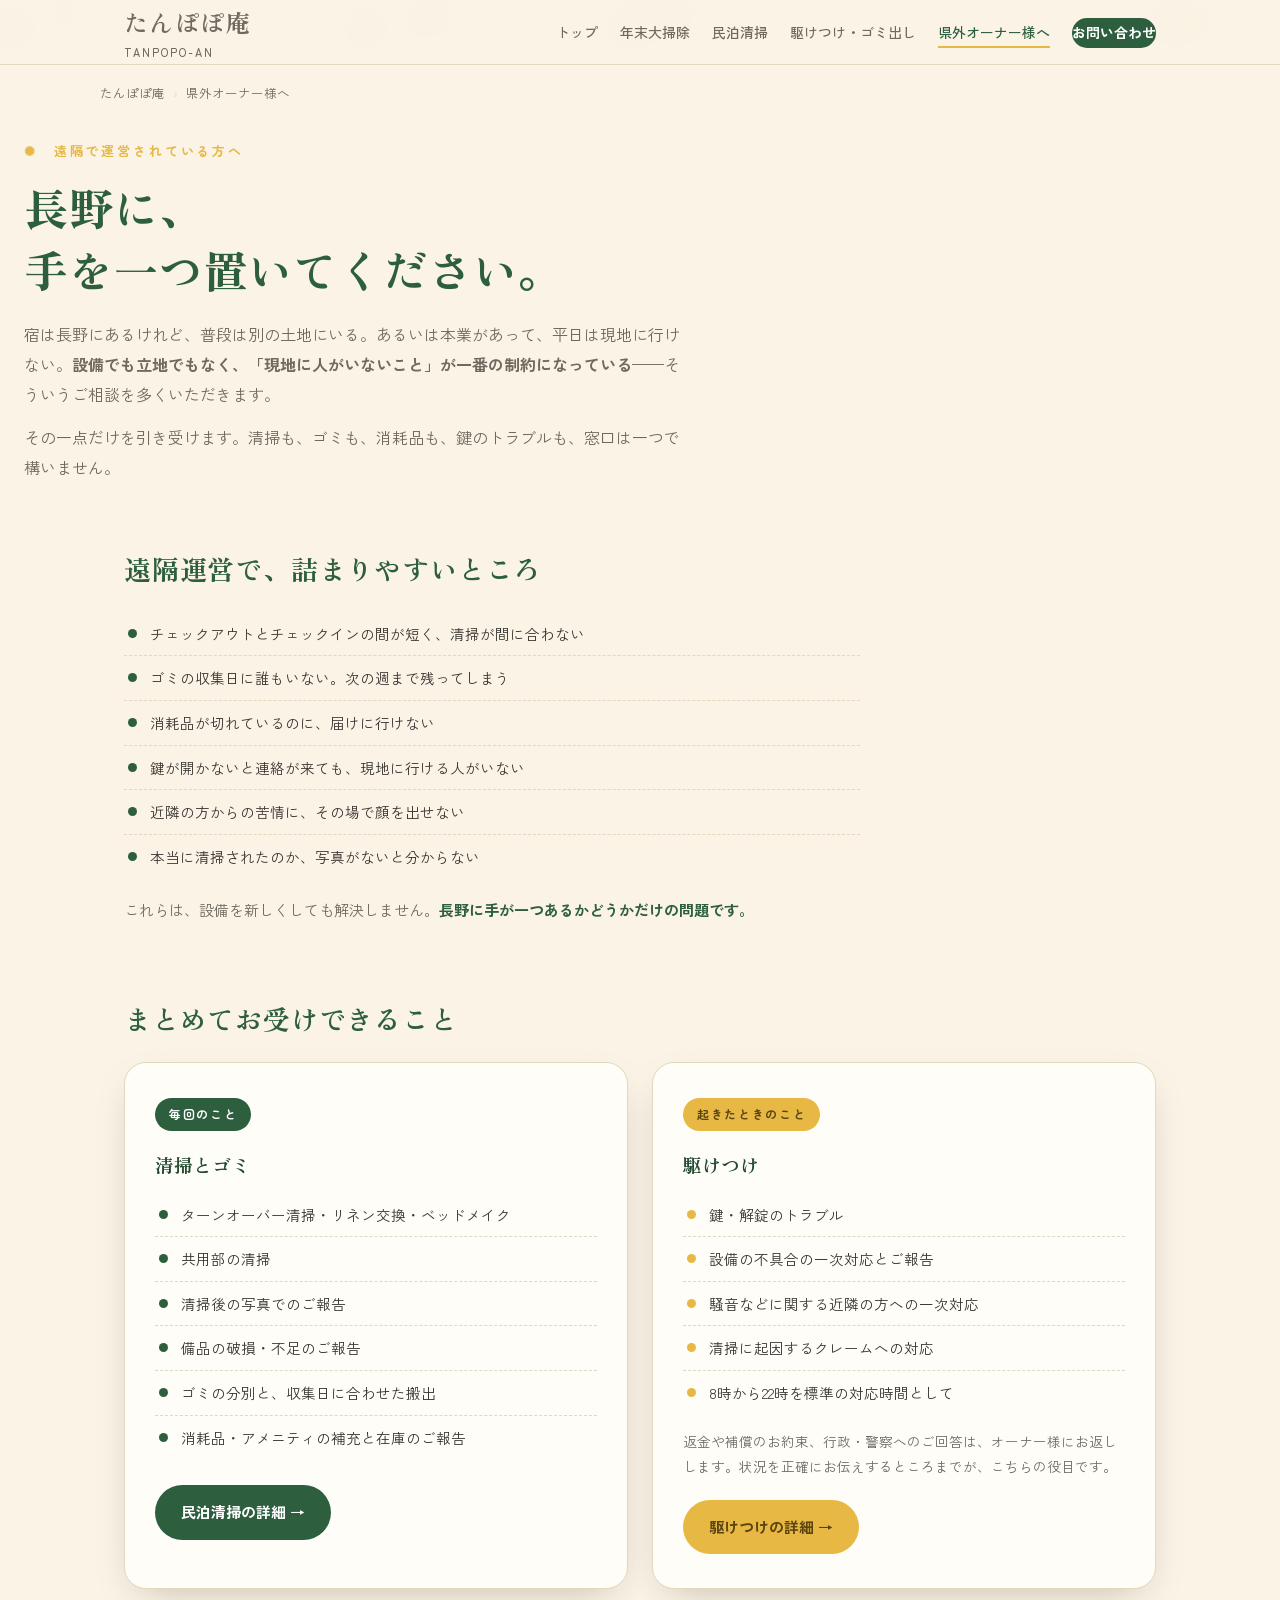
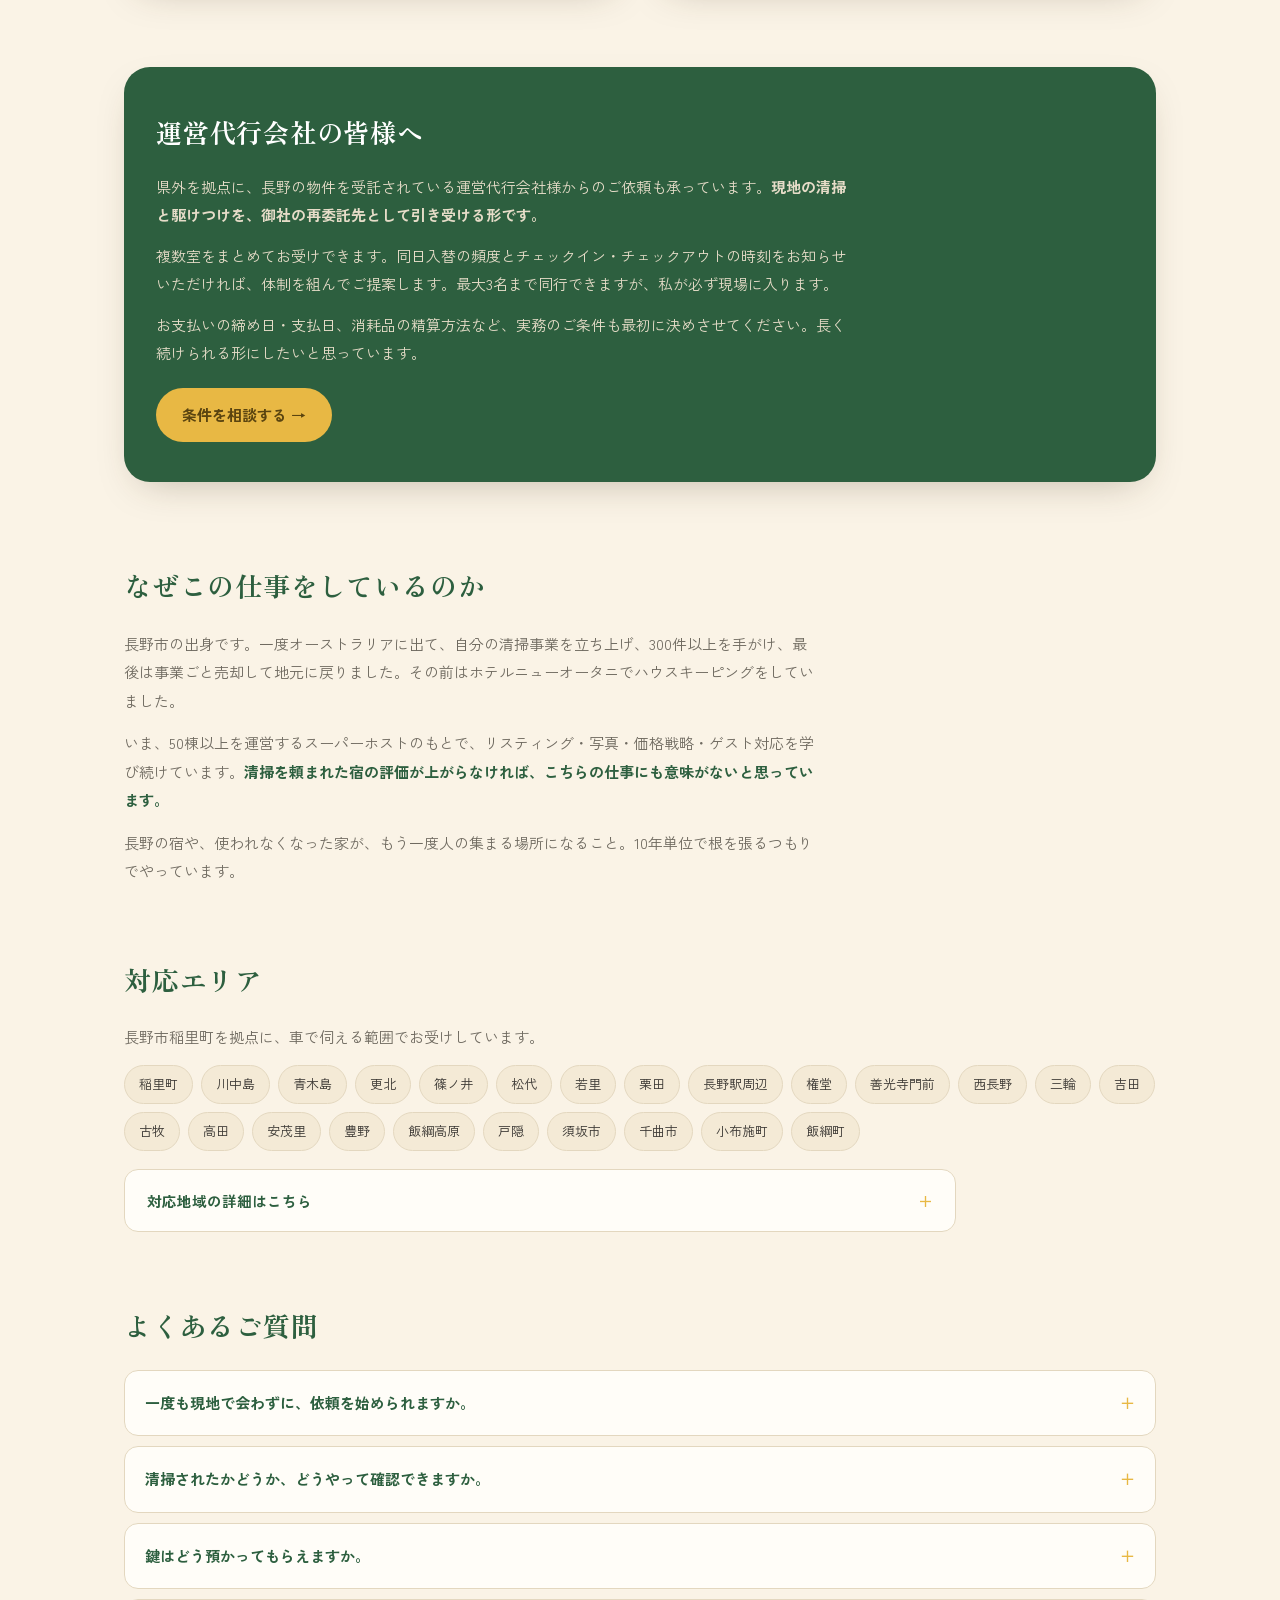
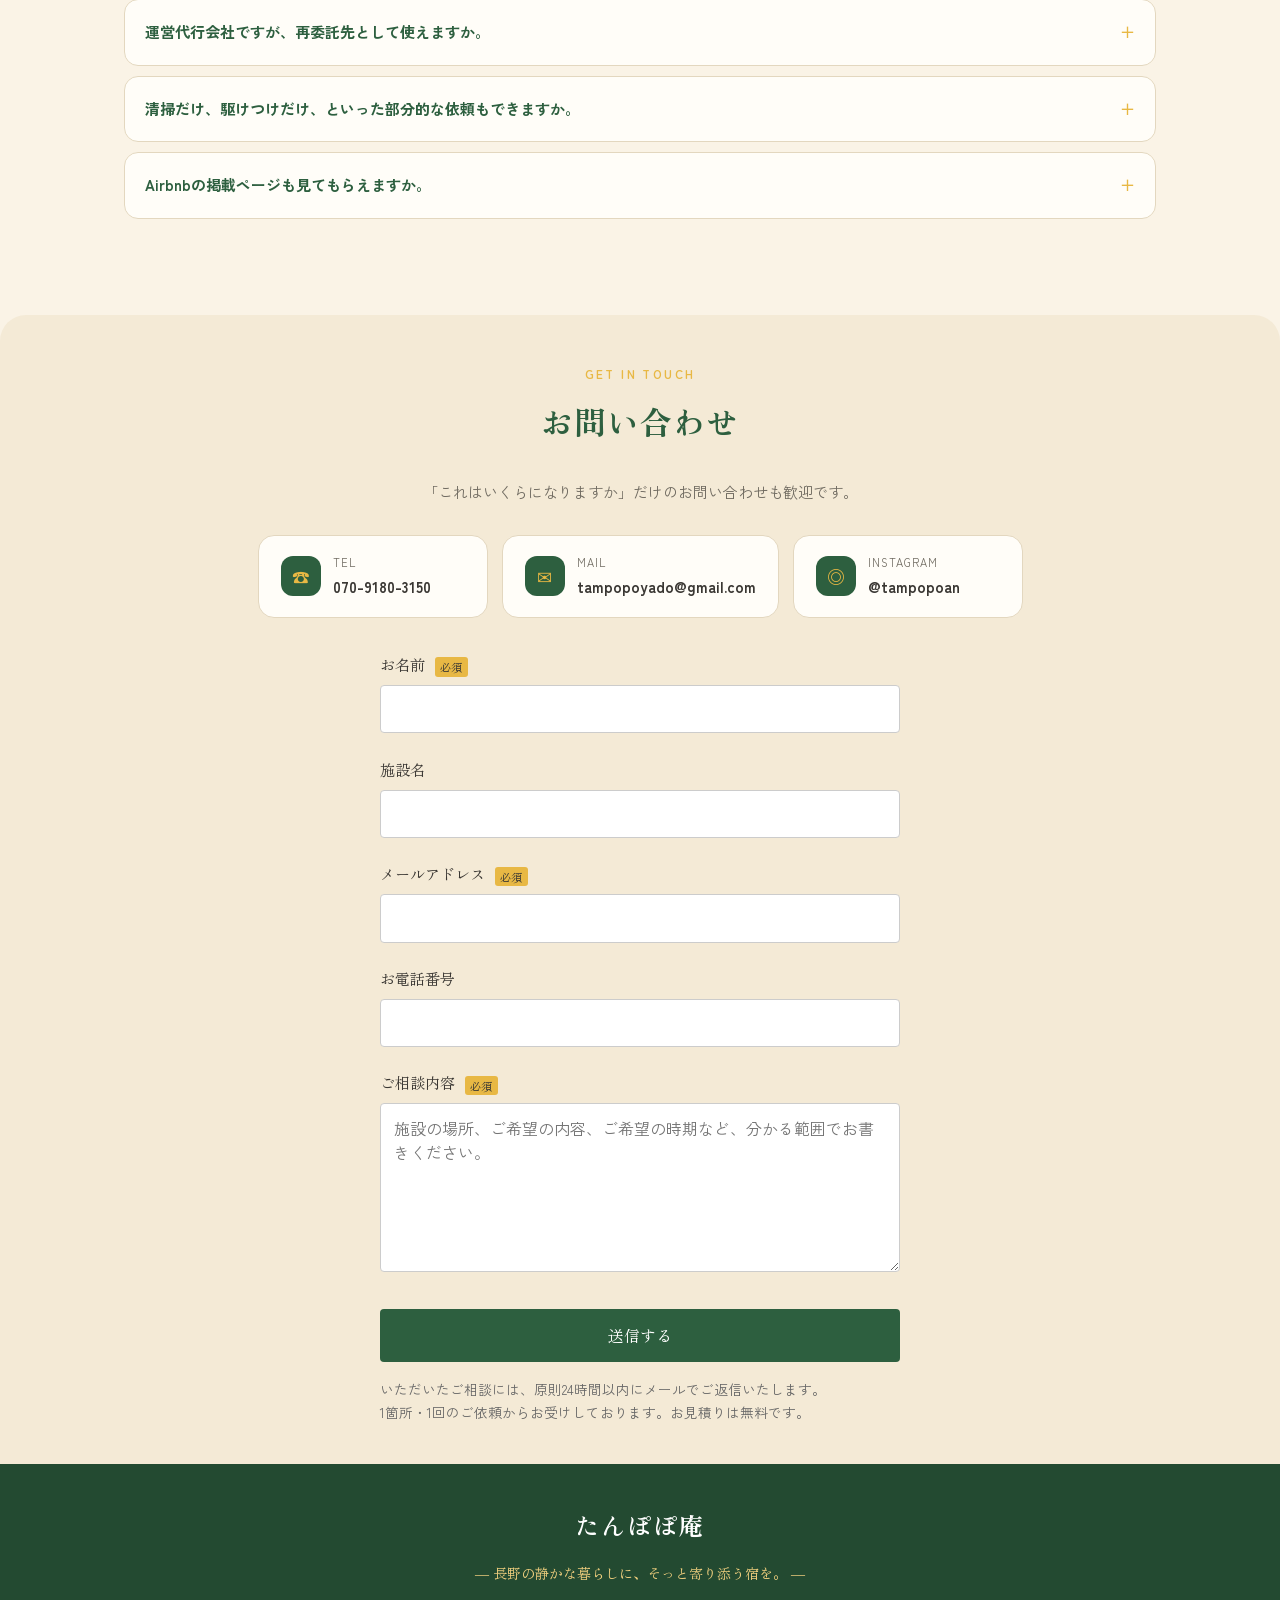
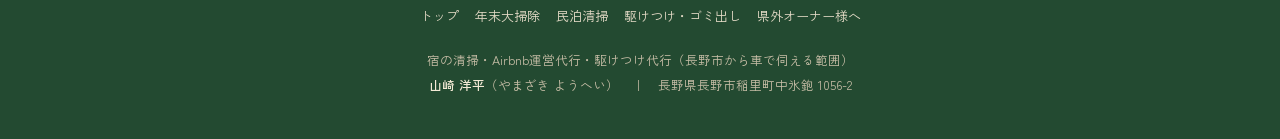
<file: remote-owner.html>
<!DOCTYPE html>
<html lang="ja">
<head>
<meta charset="UTF-8">
<meta name="viewport" content="width=device-width, initial-scale=1.0">
<title>県外にお住まいの、長野の宿のオーナー様へ｜たんぽぽ庵</title>
<meta name="description" content="長野に宿を持ちながら、普段は県外で暮らしている方へ。清掃・ゴミ出し・消耗品の補充・鍵や設備の駆けつけまで、現地の手が必要な場面をまとめてお受けします。運営代行会社様からのご依頼も承ります。長野市稲里町から、車で伺える範囲で。">
<link rel="canonical" href="https://tampopoan.com/remote-owner.html">
<meta property="og:type" content="website">
<meta property="og:site_name" content="たんぽぽ庵">
<meta property="og:title" content="県外にお住まいの、長野の宿のオーナー様へ｜たんぽぽ庵">
<meta property="og:description" content="長野に宿を持ちながら、普段は県外で暮らしている方へ。清掃・ゴミ出し・消耗品の補充・鍵や設備の駆けつけまで、現地の手が必要な場面をまとめてお受けします。運営代行会社様からのご依頼も承ります。長野市稲里町から、車で伺える範囲で。">
<meta property="og:url" content="https://tampopoan.com/remote-owner.html">
<meta property="og:image" content="https://tampopoan.com/images/mascot.png">
<meta property="og:locale" content="ja_JP">
<meta name="twitter:card" content="summary_large_image">
<link rel="preconnect" href="https://fonts.googleapis.com">
<link rel="preconnect" href="https://fonts.gstatic.com" crossorigin>
<link href="https://fonts.googleapis.com/css2?family=Zen+Old+Mincho:wght@400;500;700;900&family=Zen+Kaku+Gothic+New:wght@400;500;700&family=Zen+Maru+Gothic:wght@500;700&display=swap" rel="stylesheet">
<link rel="stylesheet" href="style.css">
<script type="application/ld+json">
{
  "@context": "https://schema.org",
  "@graph": [
    {
      "@type": "HomeAndConstructionBusiness",
      "@id": "https://tampopoan.com/#business",
      "name": "たんぽぽ庵",
      "alternateName": "TANPOPO-AN",
      "url": "https://tampopoan.com/",
      "telephone": "+81-70-9180-3150",
      "email": "tampopoyado@gmail.com",
      "image": "https://tampopoan.com/images/mascot.png",
      "priceRange": "¥3,000〜",
      "founder": {
        "@type": "Person",
        "name": "山崎 洋平"
      },
      "address": {
        "@type": "PostalAddress",
        "addressCountry": "JP",
        "addressRegion": "長野県",
        "addressLocality": "長野市",
        "streetAddress": "稲里町中氷鉋1056-2"
      },
      "areaServed": [
        {
          "@type": "City",
          "name": "長野市"
        },
        {
          "@type": "City",
          "name": "須坂市"
        },
        {
          "@type": "City",
          "name": "千曲市"
        },
        {
          "@type": "AdministrativeArea",
          "name": "小布施町"
        },
        {
          "@type": "AdministrativeArea",
          "name": "飯綱町"
        }
      ],
      "sameAs": [
        "https://instagram.com/tampopoan"
      ],
      "openingHoursSpecification": [
        {
          "@type": "OpeningHoursSpecification",
          "dayOfWeek": [
            "Monday",
            "Tuesday",
            "Wednesday",
            "Thursday",
            "Friday",
            "Saturday",
            "Sunday"
          ],
          "opens": "08:00",
          "closes": "20:00"
        }
      ]
    },
    {
      "@type": "BreadcrumbList",
      "itemListElement": [
        {
          "@type": "ListItem",
          "position": 1,
          "name": "たんぽぽ庵",
          "item": "https://tampopoan.com/"
        },
        {
          "@type": "ListItem",
          "position": 2,
          "name": "県外オーナー様へ",
          "item": "https://tampopoan.com/remote-owner.html"
        }
      ]
    },
    {
      "@type": "Service",
      "name": "遠隔運営の宿に対する現地対応",
      "description": "長野に宿を持ちながら、普段は県外で暮らしている方へ。清掃・ゴミ出し・消耗品の補充・鍵や設備の駆けつけまで、現地の手が必要な場面をまとめてお受けします。運営代行会社様からのご依頼も承ります。長野市稲里町から、車で伺える範囲で。",
      "serviceType": "民泊管理サポート",
      "provider": {
        "@id": "https://tampopoan.com/#business"
      },
      "areaServed": [
        {
          "@type": "City",
          "name": "長野市"
        },
        {
          "@type": "City",
          "name": "須坂市"
        },
        {
          "@type": "City",
          "name": "千曲市"
        }
      ],
      "url": "https://tampopoan.com/remote-owner.html"
    },
    {
      "@type": "FAQPage",
      "mainEntity": [
        {
          "@type": "Question",
          "name": "一度も現地で会わずに、依頼を始められますか。",
          "acceptedAnswer": {
            "@type": "Answer",
            "text": "お部屋を一度拝見したうえでお見積りをお出ししたいので、鍵をお預かりするか、入館の方法をご指定いただく形で伺います。オーナー様の立ち会いは必須ではありません。オンラインでの打ち合わせにも対応します。"
          }
        },
        {
          "@type": "Question",
          "name": "清掃されたかどうか、どうやって確認できますか。",
          "acceptedAnswer": {
            "@type": "Answer",
            "text": "清掃後のお部屋の写真をお送りしています。備品の破損や不足に気づいた場合も、写真を添えてご報告します。遠方のオーナー様からのご依頼が多いため、報告は標準の作業に含めています。"
          }
        },
        {
          "@type": "Question",
          "name": "鍵はどう預かってもらえますか。",
          "acceptedAnswer": {
            "@type": "Answer",
            "text": "キーボックスの設置、スマートロックの暗証番号のご共有、鍵のお預かりのいずれにも対応します。ご希望の方法をお知らせください。"
          }
        },
        {
          "@type": "Question",
          "name": "運営代行会社ですが、再委託先として使えますか。",
          "acceptedAnswer": {
            "@type": "Answer",
            "text": "承ります。業務委託契約を交わしたうえでお受けしています。宿泊事業に関する法令上の責任は委託者様に属するものとして、こちらは清掃と現地対応の実務をお引き受けする形です。"
          }
        },
        {
          "@type": "Question",
          "name": "清掃だけ、駆けつけだけ、といった部分的な依頼もできますか。",
          "acceptedAnswer": {
            "@type": "Answer",
            "text": "できます。ただ、清掃で定期的に伺っている宿のほうが、設備の位置も部屋の状態も把握できているため、駆けつけの対応が速く確実になります。"
          }
        },
        {
          "@type": "Question",
          "name": "Airbnbの掲載ページも見てもらえますか。",
          "acceptedAnswer": {
            "@type": "Answer",
            "text": "承ります。Airbnbの運営代行を、宿泊売上に対する手数料20%のみでお受けしています。掲載ページのタイトル・紹介文・写真の並べ方の見直しも、運営代行のなかで一緒に進めます。"
          }
        }
      ]
    }
  ]
}
</script>
</head>
<body>

<div class="fluff" id="fluff" aria-hidden="true"></div>

<header>
  <div class="wrap nav">
    <a class="brand" href="index.html">たんぽぽ庵<small>TANPOPO-AN</small></a>
    <ul class="links">
      <li><a href="index.html">トップ</a></li>
      <li><a href="housecleaning.html">年末大掃除</a></li>
      <li><a href="minpaku-cleaning.html">民泊清掃</a></li>
      <li><a href="kaketsuke.html">駆けつけ・ゴミ出し</a></li>
      <li><a href="remote-owner.html" aria-current="page">県外オーナー様へ</a></li>
      <li><a href="#contact" class="nav-cta">お問い合わせ</a></li>
    </ul>
  </div>
</header>

<div class="wrap crumb">
  <ol>
    <li><a href="index.html">たんぽぽ庵</a></li>
    <li>県外オーナー様へ</li>
  </ol>
</div>

<section class="phead">
  <div class="wrap">
    <p class="eyebrow">遠隔で運営されている方へ</p>
    <h1>長野に、<br>手を一つ置いてください。</h1>
    <p>宿は長野にあるけれど、普段は別の土地にいる。あるいは本業があって、平日は現地に行けない。<b>設備でも立地でもなく、「現地に人がいないこと」が一番の制約になっている</b>——そういうご相談を多くいただきます。</p>
    <p>その一点だけを引き受けます。清掃も、ゴミも、消耗品も、鍵のトラブルも、窓口は一つで構いません。</p>
  </div>
</section>

<section class="sec">
  <div class="wrap">
    <h2>遠隔運営で、詰まりやすいところ</h2>
    <ul class="ticks" style="max-width:46em">
      <li>チェックアウトとチェックインの間が短く、清掃が間に合わない</li>
      <li>ゴミの収集日に誰もいない。次の週まで残ってしまう</li>
      <li>消耗品が切れているのに、届けに行けない</li>
      <li>鍵が開かないと連絡が来ても、現地に行ける人がいない</li>
      <li>近隣の方からの苦情に、その場で顔を出せない</li>
      <li>本当に清掃されたのか、写真がないと分からない</li>
    </ul>
    <p style="margin-top:18px">これらは、設備を新しくしても解決しません。<b>長野に手が一つあるかどうかだけの問題です。</b></p>
  </div>
</section>

<section class="sec">
  <div class="wrap">
    <h2>まとめてお受けできること</h2>
    <div class="two" style="margin-top:18px">
      <div class="card">
        <span class="tag">毎回のこと</span>
        <h3>清掃とゴミ</h3>
        <ul class="ticks">
          <li>ターンオーバー清掃・リネン交換・ベッドメイク</li>
          <li>共用部の清掃</li>
          <li>清掃後の写真でのご報告</li>
          <li>備品の破損・不足のご報告</li>
          <li>ゴミの分別と、収集日に合わせた搬出</li>
          <li>消耗品・アメニティの補充と在庫のご報告</li>
        </ul>
        <a class="go" href="minpaku-cleaning.html">民泊清掃の詳細 →</a>
      </div>
      <div class="card">
        <span class="tag tag--y">起きたときのこと</span>
        <h3>駆けつけ</h3>
        <ul class="ticks ticks--y">
          <li>鍵・解錠のトラブル</li>
          <li>設備の不具合の一次対応とご報告</li>
          <li>騒音などに関する近隣の方への一次対応</li>
          <li>清掃に起因するクレームへの対応</li>
          <li>8時から22時を標準の対応時間として</li>
        </ul>
        <p style="font-size:13.5px;margin-top:14px">返金や補償のお約束、行政・警察へのご回答は、オーナー様にお返しします。状況を正確にお伝えするところまでが、こちらの役目です。</p>
        <a class="go go--y" href="kaketsuke.html">駆けつけの詳細 →</a>
      </div>
    </div>
  </div>
</section>

<div class="wrap">
<section class="band">
  <h2>運営代行会社の皆様へ</h2>
  <p>県外を拠点に、長野の物件を受託されている運営代行会社様からのご依頼も承っています。<b>現地の清掃と駆けつけを、御社の再委託先として引き受ける形です。</b></p>
  <p>複数室をまとめてお受けできます。同日入替の頻度とチェックイン・チェックアウトの時刻をお知らせいただければ、体制を組んでご提案します。最大3名まで同行できますが、私が必ず現場に入ります。</p>
  <p>お支払いの締め日・支払日、消耗品の精算方法など、実務のご条件も最初に決めさせてください。長く続けられる形にしたいと思っています。</p>
  <a class="go go--y" href="#contact">条件を相談する →</a>
</section>
</div>

<section class="sec">
  <div class="wrap">
    <h2>なぜこの仕事をしているのか</h2>
    <p>長野市の出身です。一度オーストラリアに出て、自分の清掃事業を立ち上げ、300件以上を手がけ、最後は事業ごと売却して地元に戻りました。その前はホテルニューオータニでハウスキーピングをしていました。</p>
    <p>いま、50棟以上を運営するスーパーホストのもとで、リスティング・写真・価格戦略・ゲスト対応を学び続けています。<b>清掃を頼まれた宿の評価が上がらなければ、こちらの仕事にも意味がないと思っています。</b></p>
    <p>長野の宿や、使われなくなった家が、もう一度人の集まる場所になること。10年単位で根を張るつもりでやっています。</p>
  </div>
</section>

<section class="sec">
  <div class="wrap">
    <h2>対応エリア</h2>
    <p>長野市稲里町を拠点に、車で伺える範囲でお受けしています。</p>
    <div class="areas">
      <span>稲里町</span>
      <span>川中島</span>
      <span>青木島</span>
      <span>更北</span>
      <span>篠ノ井</span>
      <span>松代</span>
      <span>若里</span>
      <span>栗田</span>
      <span>長野駅周辺</span>
      <span>権堂</span>
      <span>善光寺門前</span>
      <span>西長野</span>
      <span>三輪</span>
      <span>吉田</span>
      <span>古牧</span>
      <span>高田</span>
      <span>安茂里</span>
      <span>豊野</span>
      <span>飯綱高原</span>
      <span>戸隠</span>
      <span>須坂市</span>
      <span>千曲市</span>
      <span>小布施町</span>
      <span>飯綱町</span>
    </div>

    <details class="area-detail">
      <summary>対応地域の詳細はこちら</summary>
      <dl class="area-list">
        <dt>長野市 中心部</dt>
        <dd>長野駅周辺・栗田・南千歳・末広町・問御所町・権堂・鶴賀・居町・緑町・若里・中御所・七瀬・南長野・妻科・旭町・西長野・箱清水・三輪・上松・桜枝町</dd>
        <dt>長野市 東部</dt>
        <dd>高田・稲葉・南長池・北長池・東和田・西和田・平林・石渡・大豆島・風間・屋島・小島・村山・中越・柳原・長沼・赤沼・津野</dd>
        <dt>長野市 北部</dt>
        <dd>吉田・稲田・徳間・檀田・上野・若槻・浅川・金箱・上駒沢・下駒沢・南堀・北堀・古里・豊野・飯綱高原・戸隠</dd>
        <dt>長野市 西部</dt>
        <dd>安茂里・差出・小市・平柴・伊勢宮・芋井</dd>
        <dt>長野市 南部</dt>
        <dd>稲里町・中氷鉋・上氷鉋・下氷鉋・青木島・丹波島・真島・小島田・東福寺・広田・川中島・今井・御厨・原・篠ノ井・御幣川・布施高田・二ツ柳・岡田・塩崎・松代・西条・清野・若穂・綿内・川田・保科</dd>
        <dt>長野市の周辺</dt>
        <dd>須坂市・千曲市（屋代・戸倉・上山田）・小布施町・飯綱町（牟礼・三水）・高山村</dd>
      </dl>
      <p class="area-note">上記以外でも、長野市から車で伺える範囲であればご相談ください。中山間部（鬼無里・中条・信州新町・大岡・七二会）など、片道40分を大きく超える地域はお受けできない場合があります。</p>
    </details>
  </div>
</section>

<section class="sec">
  <div class="wrap">
    <h2>よくあるご質問</h2>
    <div class="faq">
      <details>
        <summary>一度も現地で会わずに、依頼を始められますか。</summary>
        <div class="a">お部屋を一度拝見したうえでお見積りをお出ししたいので、鍵をお預かりするか、入館の方法をご指定いただく形で伺います。オーナー様の立ち会いは必須ではありません。オンラインでの打ち合わせにも対応します。</div>
      </details>
      <details>
        <summary>清掃されたかどうか、どうやって確認できますか。</summary>
        <div class="a">清掃後のお部屋の写真をお送りしています。備品の破損や不足に気づいた場合も、写真を添えてご報告します。遠方のオーナー様からのご依頼が多いため、報告は標準の作業に含めています。</div>
      </details>
      <details>
        <summary>鍵はどう預かってもらえますか。</summary>
        <div class="a">キーボックスの設置、スマートロックの暗証番号のご共有、鍵のお預かりのいずれにも対応します。ご希望の方法をお知らせください。</div>
      </details>
      <details>
        <summary>運営代行会社ですが、再委託先として使えますか。</summary>
        <div class="a">承ります。業務委託契約を交わしたうえでお受けしています。宿泊事業に関する法令上の責任は委託者様に属するものとして、こちらは清掃と現地対応の実務をお引き受けする形です。</div>
      </details>
      <details>
        <summary>清掃だけ、駆けつけだけ、といった部分的な依頼もできますか。</summary>
        <div class="a">できます。ただ、清掃で定期的に伺っている宿のほうが、設備の位置も部屋の状態も把握できているため、駆けつけの対応が速く確実になります。</div>
      </details>
      <details>
        <summary>Airbnbの掲載ページも見てもらえますか。</summary>
        <div class="a">承ります。Airbnbの運営代行を、宿泊売上に対する手数料20%のみでお受けしています。掲載ページのタイトル・紹介文・写真の並べ方の見直しも、運営代行のなかで一緒に進めます。</div>
      </details>
    </div>
  </div>
</section>

<section class="contact" id="contact">
  <div class="wrap">
    <div class="sec-head">
      <div class="en">GET IN TOUCH</div>
      <div class="jp">お問い合わせ</div>
    </div>
    <p class="invite">「これはいくらになりますか」だけのお問い合わせも歓迎です。</p>

    <div class="methods">
      <a class="method" href="tel:07091803150"><div class="ic">☎</div>
        <div><div class="t">TEL</div><div class="v">070-9180-3150</div></div></a>
      <a class="method" href="mailto:tampopoyado@gmail.com"><div class="ic">✉</div>
        <div><div class="t">MAIL</div><div class="v">tampopoyado@gmail.com</div></div></a>
      <a class="method" href="https://instagram.com/tampopoan" target="_blank" rel="noopener">
        <div class="ic">◎</div>
        <div><div class="t">INSTAGRAM</div><div class="v">@tampopoan</div></div></a>
    </div>
    <form action="https://formspree.io/f/xkjnrwkl" method="POST" class="contact-form" id="contactForm">
      <label for="name">お名前 <span class="req">必須</span></label>
      <input type="text" id="name" name="お名前" required>

      <label for="shisetsu">施設名</label>
      <input type="text" id="shisetsu" name="施設名">

      <label for="email">メールアドレス <span class="req">必須</span></label>
      <input type="email" id="email" name="メールアドレス" required>

      <label for="tel">お電話番号</label>
      <input type="tel" id="tel" name="電話番号">

      <label for="message">ご相談内容 <span class="req">必須</span></label>
      <textarea id="message" name="ご相談内容" rows="6" required
        placeholder="施設の場所、ご希望の内容、ご希望の時期など、分かる範囲でお書きください。"></textarea>

      <input type="text" name="_gotcha" style="display:none">
      <input type="hidden" name="お問い合わせページ" value="県外オーナーページ">
      <input type="hidden" name="_subject" value="【たんぽぽ庵】県外オーナーページからお問い合わせ">
      <input type="hidden" name="_next" value="https://tampopoan.com/thanks.html">

      <button type="submit">送信する</button>

      <p class="form-note">
        いただいたご相談には、原則24時間以内にメールでご返信いたします。<br>
        1箇所・1回のご依頼からお受けしております。お見積りは無料です。
      </p>
    </form>
  </div>
</section>

<footer>
  <div class="wrap">
    <div class="fbrand">たんぽぽ庵</div>
    <div class="ftag">― 長野の静かな暮らしに、そっと寄り添う宿を。 ―</div>
    <nav>
      <a href="index.html">トップ</a>
      <a href="housecleaning.html">年末大掃除</a>
      <a href="minpaku-cleaning.html">民泊清掃</a>
      <a href="kaketsuke.html">駆けつけ・ゴミ出し</a>
      <a href="remote-owner.html">県外オーナー様へ</a>
    </nav>
    <div class="meta">
      宿の清掃・Airbnb運営代行・駆けつけ代行（長野市から車で伺える範囲）<br>
      <b>山崎 洋平</b>（やまざき ようへい）　｜　長野県長野市稲里町中氷鉋 1056-2
    </div>
  </div>
</footer>

<script>
(function(){
  const box=document.getElementById('fluff');
  if(!box) return;
  const glyphs=['❀','✿','❁','✾'];
  const N=window.innerWidth<640?7:12;
  for(let i=0;i<N;i++){
    const s=document.createElement('span');
    s.textContent=glyphs[i%glyphs.length];
    s.style.left=Math.random()*100+'vw';
    s.style.fontSize=(12+Math.random()*16)+'px';
    s.style.animationDuration=(14+Math.random()*16)+'s';
    s.style.animationDelay=(-Math.random()*20)+'s';
    box.appendChild(s);
  }
})();
(function(){
  const form = document.getElementById('contactForm');
  if(!form) return;
  const btn = form.querySelector('button[type="submit"]');
  form.addEventListener('submit', async function(e){
    e.preventDefault();
    const label = btn.textContent;
    btn.disabled = true; btn.textContent = '送信中…';
    try{
      const res = await fetch(form.action, {method:'POST', body:new FormData(form),
        headers:{'Accept':'application/json'}});
      if(res.ok){ window.location.href = '/thanks.html'; }
      else { throw new Error('送信に失敗しました'); }
    }catch(err){
      btn.disabled = false; btn.textContent = label;
      alert('送信できませんでした。お手数ですが、しばらく経ってからもう一度お試しいただくか、tampopoyado@gmail.com または 070-9180-3150 まで直接ご連絡ください。');
    }
  });
})();
</script>
</body>
</html>
</file>
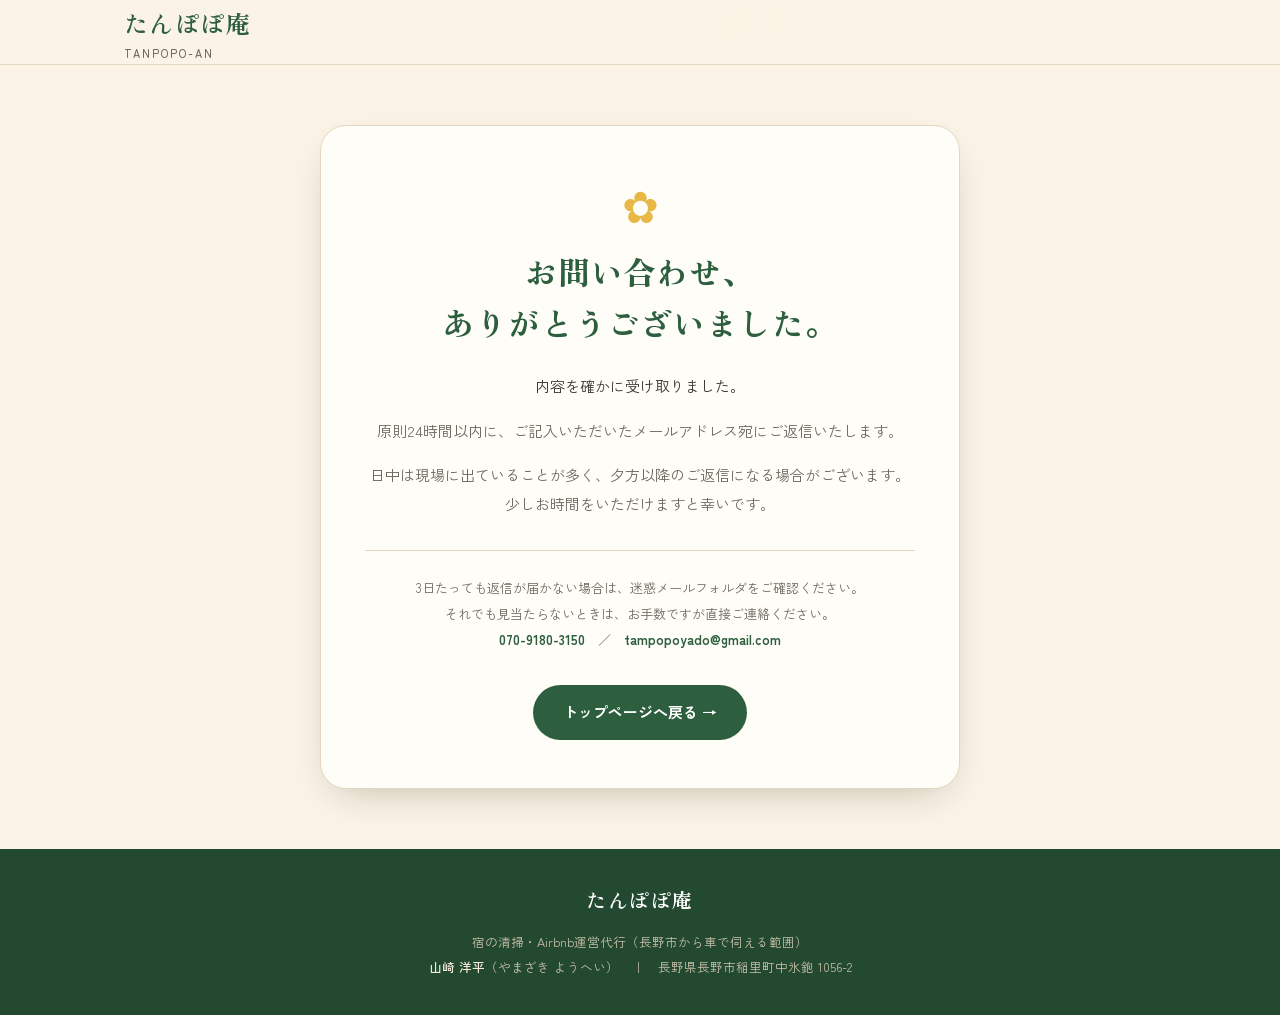
<file: thanks.html>
<!DOCTYPE html>
<html lang="ja">
<head>
<meta charset="UTF-8">
<meta name="viewport" content="width=device-width, initial-scale=1.0">
<meta name="robots" content="noindex">
<title>お問い合わせありがとうございました｜たんぽぽ庵</title>
<link rel="preconnect" href="https://fonts.googleapis.com">
<link rel="preconnect" href="https://fonts.gstatic.com" crossorigin>
<link href="https://fonts.googleapis.com/css2?family=Zen+Old+Mincho:wght@400;500;700;900&family=Zen+Kaku+Gothic+New:wght@400;500;700&family=Zen+Maru+Gothic:wght@500;700&display=swap" rel="stylesheet">
<style>
:root{
  --midori:#2D5F3F;
  --midori-deep:#234a31;
  --tanpopo:#E8B844;
  --tanpopo-soft:#f0cf7e;
  --washi:#FAF3E6;
  --washi-card:#fffdf8;
  --ink:#3a3733;
  --ink-soft:#6f6a60;
  --line:#e3d7bf;
  --shadow:0 14px 40px -18px rgba(60,45,20,.35);
  --serif:"Zen Old Mincho",serif;
  --sans:"Zen Kaku Gothic New",sans-serif;
  --maru:"Zen Maru Gothic",sans-serif;
}
*{box-sizing:border-box;margin:0;padding:0}
body{font-family:var(--sans);color:var(--ink);background:var(--washi);
  line-height:1.9;-webkit-font-smoothing:antialiased;overflow-x:hidden;
  min-height:100vh;display:flex;flex-direction:column}
a{color:inherit;text-decoration:none}
img{max-width:100%;display:block}

.fluff{position:fixed;inset:0;pointer-events:none;z-index:0;overflow:hidden}
.fluff span{position:absolute;color:var(--tanpopo);opacity:.22;font-size:20px;
  animation:drift linear infinite}
@keyframes drift{
  0%{transform:translateY(-10vh) translateX(0) rotate(0);opacity:0}
  10%{opacity:.22}
  90%{opacity:.22}
  100%{transform:translateY(110vh) translateX(40px) rotate(220deg);opacity:0}
}
@media(prefers-reduced-motion:reduce){.fluff{display:none}}

header{position:relative;z-index:50;background:rgba(250,243,230,.82);
  backdrop-filter:blur(10px);border-bottom:1px solid var(--line)}
.nav{display:flex;align-items:center;height:64px;
  max-width:1080px;margin:0 auto;padding:0 24px}
.brand{font-family:var(--serif);font-weight:700;font-size:24px;
  color:var(--midori);letter-spacing:.06em}
.brand small{font-family:var(--maru);font-weight:500;font-size:11px;
  color:var(--ink-soft);letter-spacing:.18em;display:block;margin-top:-2px}

main{position:relative;z-index:1;flex:1;display:grid;place-items:center;
  padding:60px 24px}
.thanks-box{background:var(--washi-card);border:1px solid var(--line);
  border-radius:26px;box-shadow:var(--shadow);
  max-width:640px;width:100%;padding:56px 44px 48px;text-align:center}
.thanks-mark{font-size:44px;color:var(--tanpopo);line-height:1;margin-bottom:20px}
.thanks-box h1{font-family:var(--serif);font-weight:900;color:var(--midori);
  font-size:clamp(24px,4vw,32px);line-height:1.6;letter-spacing:.03em;
  margin-bottom:24px}
.thanks-box p{font-size:15px;color:var(--ink-soft);margin-bottom:16px}
.thanks-box p.strong{color:var(--ink)}
.thanks-note{margin-top:32px;padding-top:24px;border-top:1px solid var(--line);
  font-size:13px;color:var(--ink-soft);line-height:2}
.thanks-note b{color:var(--midori);font-weight:700}
.back{display:inline-flex;align-items:center;gap:8px;margin-top:32px;
  background:var(--midori);color:#fff;font-weight:700;font-size:15px;
  padding:13px 30px;border-radius:999px;transition:.2s}
.back:hover{background:var(--midori-deep)}

footer{position:relative;z-index:1;background:var(--midori-deep);color:#e6dcc8;
  padding:32px 24px 36px;text-align:center}
footer .fbrand{font-family:var(--serif);font-size:20px;color:#fff;
  font-weight:700;letter-spacing:.08em;margin-bottom:10px}
footer .meta{font-size:12.5px;line-height:2;color:#c9bfa8}
footer .meta b{color:#f4ead6;font-weight:500}
@media(max-width:600px){.thanks-box{padding:40px 26px 36px}}
</style>
</head>
<body>

<div class="fluff" id="fluff" aria-hidden="true"></div>

<header>
  <div class="nav">
    <a href="/"><div class="brand">たんぽぽ庵<small>TANPOPO-AN</small></div></a>
  </div>
</header>

<main>
  <div class="thanks-box">
    <div class="thanks-mark">✿</div>
    <h1>お問い合わせ、<br>ありがとうございました。</h1>
    <p class="strong">内容を確かに受け取りました。</p>
    <p>原則24時間以内に、ご記入いただいたメールアドレス宛にご返信いたします。</p>
    <p>日中は現場に出ていることが多く、夕方以降のご返信になる場合がございます。少しお時間をいただけますと幸いです。</p>

    <div class="thanks-note">
      3日たっても返信が届かない場合は、迷惑メールフォルダをご確認ください。<br>
      それでも見当たらないときは、お手数ですが直接ご連絡ください。<br>
      <b>070-9180-3150</b>　／　<b>tampopoyado@gmail.com</b>
    </div>

    <a class="back" href="/">トップページへ戻る →</a>
  </div>
</main>

<footer>
  <div class="fbrand">たんぽぽ庵</div>
  <div class="meta">
    宿の清掃・Airbnb運営代行（長野市から車で伺える範囲）<br>
    <b>山崎 洋平</b>（やまざき ようへい）　｜　長野県長野市稲里町中氷鉋 1056-2
  </div>
</footer>

<script>
(function(){
  const box=document.getElementById('fluff');
  const glyphs=['❀','✿','❁','✾'];
  const N=window.innerWidth<640?7:12;
  for(let i=0;i<N;i++){
    const s=document.createElement('span');
    s.textContent=glyphs[i%glyphs.length];
    s.style.left=Math.random()*100+'vw';
    s.style.fontSize=(12+Math.random()*16)+'px';
    s.style.animationDuration=(14+Math.random()*16)+'s';
    s.style.animationDelay=(-Math.random()*20)+'s';
    box.appendChild(s);
  }
})();
</script>
</body>
</html>
</file>
<file: style.css>
/* たんぽぽ庵 共通スタイル（index.html のデザインに準拠） */
:root{
  --midori:#2D5F3F;
  --midori-deep:#234a31;
  --tanpopo:#E8B844;
  --tanpopo-soft:#f0cf7e;
  --washi:#FAF3E6;
  --washi-2:#F4EAD6;
  --washi-card:#fffdf8;
  --navy:#1F3A5F;
  --ink:#3a3733;
  --ink-soft:#6f6a60;
  --line:#e3d7bf;
  --shadow:0 14px 40px -18px rgba(60,45,20,.35);
  --serif:"Zen Old Mincho",serif;
  --sans:"Zen Kaku Gothic New",sans-serif;
  --maru:"Zen Maru Gothic",sans-serif;
}
*{box-sizing:border-box;margin:0;padding:0}
html{scroll-behavior:smooth}
body{font-family:var(--sans);color:var(--ink);background:var(--washi);
  line-height:1.9;-webkit-font-smoothing:antialiased;overflow-x:hidden}
img{max-width:100%;display:block}
a{color:inherit;text-decoration:none}
.wrap{max-width:1080px;margin:0 auto;padding:0 24px}
:focus-visible{outline:3px solid var(--tanpopo);outline-offset:2px}

/* 綿毛 */
.fluff{position:fixed;inset:0;pointer-events:none;z-index:0;overflow:hidden}
.fluff span{position:absolute;color:var(--tanpopo);opacity:.22;font-size:20px;
  animation:drift linear infinite}
@keyframes drift{
  0%{transform:translateY(-10vh) translateX(0) rotate(0);opacity:0}
  10%{opacity:.22} 90%{opacity:.22}
  100%{transform:translateY(110vh) translateX(40px) rotate(220deg);opacity:0}
}
@media(prefers-reduced-motion:reduce){.fluff{display:none}}

/* ヘッダー */
header{position:sticky;top:0;z-index:50;background:rgba(250,243,230,.82);
  backdrop-filter:blur(10px);border-bottom:1px solid var(--line)}
.nav{display:flex;align-items:center;justify-content:space-between;height:64px}
.brand{font-family:var(--serif);font-weight:700;font-size:24px;
  color:var(--midori);letter-spacing:.06em}
.brand small{font-family:var(--maru);font-weight:500;font-size:11px;
  color:var(--ink-soft);letter-spacing:.18em;display:block;margin-top:-2px}
.nav ul{display:flex;gap:22px;list-style:none;font-size:14px;font-weight:500}
.nav a{color:var(--ink-soft);transition:color .2s;padding:4px 0;
  border-bottom:2px solid transparent}
.nav a:hover{color:var(--midori)}
.nav a[aria-current="page"]{color:var(--midori);border-bottom-color:var(--tanpopo)}
.nav-cta{background:var(--midori);color:#fff!important;padding:8px 18px;
  border-radius:999px;font-weight:700}
.nav-cta:hover{background:var(--midori-deep)}
@media(max-width:860px){.nav ul.links{display:none}}

/* パンくず */
.crumb{position:relative;z-index:1;font-size:12.5px;color:var(--ink-soft);
  padding:16px 0 0}
.crumb ol{list-style:none;display:flex;flex-wrap:wrap;gap:8px}
.crumb li::after{content:"›";margin-left:8px;color:var(--line)}
.crumb li:last-child::after{content:""}
.crumb a:hover{color:var(--midori);text-decoration:underline}

/* ページ見出し */
.phead{position:relative;z-index:1;padding:34px 0 26px;max-width:44em}
.phead .eyebrow{font-family:var(--maru);color:var(--tanpopo);font-weight:700;
  font-size:13px;letter-spacing:.22em;margin-bottom:14px}
.phead .eyebrow::before{content:"✺　"}
.phead h1{font-family:var(--serif);font-weight:900;color:var(--midori);
  font-size:clamp(28px,4.6vw,44px);line-height:1.4;letter-spacing:.02em;
  margin-bottom:18px}
.phead p{font-size:16px;color:var(--ink-soft)}
.phead p + p{margin-top:12px}

/* 汎用セクション */
.sec{position:relative;z-index:1;padding:34px 0}
.sec h2{font-family:var(--serif);font-size:clamp(21px,3vw,27px);
  color:var(--midori);font-weight:700;letter-spacing:.03em;margin-bottom:18px}
.sec h3{font-family:var(--serif);font-size:19px;color:var(--midori-deep);
  font-weight:700;margin:26px 0 10px}
.sec p{font-size:15px;color:var(--ink-soft);max-width:46em}
.sec p + p{margin-top:14px}
.sec p b, .sec li b{color:var(--midori);font-weight:700}

/* カード */
.card{position:relative;background:var(--washi-card);border-radius:22px;
  padding:34px 30px;box-shadow:var(--shadow);border:1px solid var(--line);
  overflow:hidden}
.card h3{margin-top:0}
.two{display:grid;grid-template-columns:1fr 1fr;gap:24px}
@media(max-width:760px){.two{grid-template-columns:1fr}}
.tag{display:inline-block;font-family:var(--maru);font-weight:700;font-size:12px;
  letter-spacing:.14em;padding:5px 14px;border-radius:999px;margin-bottom:16px;
  background:var(--midori);color:#fff}
.tag--y{background:var(--tanpopo);color:#5a4410}

/* リスト */
.ticks{list-style:none;margin:6px 0}
.ticks li{font-size:14.5px;padding:8px 0 8px 26px;position:relative;
  border-bottom:1px dashed var(--line);color:var(--ink)}
.ticks li:last-child{border-bottom:0}
.ticks li::before{content:"";position:absolute;left:4px;top:17px;width:9px;
  height:9px;border-radius:50%;background:var(--midori)}
.ticks--y li::before{background:var(--tanpopo)}
.ticks--x li::before{background:#c4b9a6}

/* 料金表 */
.menu{list-style:none;margin:0 0 20px}
.menu li{display:flex;align-items:baseline;justify-content:space-between;
  gap:12px;padding:11px 0;border-bottom:1px dashed var(--line)}
.menu li:first-child{border-top:1px dashed var(--line)}
.menu .m-name{font-size:15px;font-weight:500;color:var(--ink)}
.menu .m-name small{display:block;font-size:11.5px;color:var(--ink-soft);
  font-weight:400;letter-spacing:.06em;margin-top:-4px}
.menu .m-fig{display:flex;align-items:baseline;gap:12px;white-space:nowrap}
.menu .m-market{font-size:12px;color:#a9a094;text-decoration:line-through}
.menu .m-price{font-family:var(--serif);font-size:22px;font-weight:900;
  color:var(--navy)}
.menu .m-price em{font-style:normal;font-family:var(--sans);font-size:12px;
  font-weight:700;margin-left:2px}
.note{font-size:12.5px;line-height:1.95;color:var(--ink-soft);padding-top:16px;
  border-top:1px solid var(--line)}
.note b{color:var(--midori);font-weight:700}

/* 対応エリア */
.areas{display:flex;flex-wrap:wrap;gap:8px;margin-top:14px}
.areas span{background:var(--washi-2);border:1px solid var(--line);
  border-radius:999px;padding:6px 14px;font-size:13px;color:var(--ink)}

/* FAQ */
.faq{margin-top:10px}
.faq details{background:var(--washi-card);border:1px solid var(--line);
  border-radius:14px;padding:2px 20px;margin-bottom:10px}
.faq summary{cursor:pointer;font-weight:700;font-size:15px;color:var(--midori);
  padding:16px 0;list-style:none;position:relative;padding-right:28px}
.faq summary::-webkit-details-marker{display:none}
.faq summary::after{content:"＋";position:absolute;right:0;top:16px;
  color:var(--tanpopo);font-weight:700}
.faq details[open] summary::after{content:"−"}
.faq .a{font-size:14.5px;color:var(--ink-soft);padding:0 0 18px;
  border-top:1px dashed var(--line);padding-top:14px}

/* 帯 */
.band{position:relative;z-index:1;margin:44px 0;background:var(--midori);
  color:#f4ead6;border-radius:26px;padding:40px 32px;box-shadow:var(--shadow)}
.band h2{font-family:var(--serif);font-size:clamp(20px,3vw,26px);color:#fff;
  font-weight:700;margin-bottom:16px;letter-spacing:.03em}
.band p{font-size:15px;color:#e6dcc8;max-width:46em}
.band p + p{margin-top:12px}
.band .ticks li{color:#f4ead6;border-bottom-color:rgba(244,234,214,.18)}
.band .ticks li::before{background:var(--tanpopo)}

/* CTA */
.go{display:inline-flex;align-items:center;gap:8px;font-weight:700;font-size:15px;
  padding:13px 26px;border-radius:999px;background:var(--midori);color:#fff;
  transition:.2s;margin-top:20px}
.go:hover{background:var(--midori-deep)}
.go--y{background:var(--tanpopo);color:#5a4410}
.go--y:hover{background:var(--tanpopo-soft)}

/* お問い合わせ */
.contact{position:relative;z-index:1;margin:52px 0 0;background:var(--washi-2);
  border-radius:26px 26px 0 0;padding:48px 0 40px}
.sec-head{text-align:center;margin-bottom:26px}
.sec-head .en{font-family:var(--maru);font-size:12px;letter-spacing:.2em;
  color:var(--tanpopo);font-weight:700}
.sec-head .jp{font-family:var(--serif);font-size:clamp(24px,3.6vw,32px);
  color:var(--midori);font-weight:700;margin-top:6px;letter-spacing:.03em}
.invite{text-align:center;font-size:15px;color:var(--ink-soft);margin-bottom:28px}
.methods{display:flex;flex-wrap:wrap;gap:14px;justify-content:center}
.method{display:flex;align-items:center;gap:12px;background:var(--washi-card);
  border:1px solid var(--line);border-radius:16px;padding:16px 22px;
  min-width:230px;transition:.2s}
.method:hover{transform:translateY(-3px);box-shadow:var(--shadow);
  border-color:var(--tanpopo)}
.method .ic{width:40px;height:40px;border-radius:12px;background:var(--midori);
  color:var(--tanpopo);display:grid;place-items:center;font-size:18px;flex-shrink:0}
.method .t{font-size:11px;color:var(--ink-soft);letter-spacing:.1em}
.method .v{font-size:15px;font-weight:700;color:var(--ink)}
.contact-form{max-width:520px;margin:2em auto 0;text-align:left}
.contact-form label{display:block;margin-top:1.4em;margin-bottom:.4em;
  font-family:var(--serif);font-size:.95rem}
.contact-form input,.contact-form textarea{width:100%;padding:.7em .8em;
  border:1px solid #ccc;border-radius:4px;font-size:16px;font-family:inherit}
.contact-form input:focus,.contact-form textarea:focus{outline:none;
  border-color:var(--midori)}
.req{background:var(--tanpopo);color:#333;font-size:.7rem;padding:.15em .5em;
  border-radius:3px;margin-left:.5em;vertical-align:middle}
.contact-form button{margin-top:1.8em;width:100%;padding:.9em;border:none;
  border-radius:4px;background:var(--midori);color:#fff;font-size:1rem;
  font-family:var(--serif);cursor:pointer}
.contact-form button:hover{opacity:.85}
.form-note{font-size:.85rem;color:#666;margin-top:1.2em;line-height:1.7}

/* フッター */
footer{position:relative;z-index:1;background:var(--midori-deep);color:#e6dcc8;
  padding:38px 0 42px;text-align:center}
footer .fbrand{font-family:var(--serif);font-size:24px;color:#fff;font-weight:700;
  letter-spacing:.08em;margin-bottom:12px}
footer .ftag{font-family:var(--serif);font-size:14px;color:var(--tanpopo-soft);
  margin-bottom:18px}
footer nav{display:flex;flex-wrap:wrap;gap:16px;justify-content:center;
  font-size:13px;margin-bottom:18px}
footer nav a{color:#e6dcc8}
footer nav a:hover{color:var(--tanpopo)}
footer .meta{font-size:12.5px;line-height:2;color:#c9bfa8}
footer .meta b{color:#f4ead6;font-weight:500}

/* 対応地域の詳細（折りたたみ） */
.area-detail{margin-top:18px;background:var(--washi-card);border:1px solid var(--line);
  border-radius:14px;padding:2px 22px;max-width:52em}
.area-detail summary{cursor:pointer;font-weight:700;font-size:14.5px;
  color:var(--midori);padding:15px 28px 15px 0;list-style:none;position:relative}
.area-detail summary::-webkit-details-marker{display:none}
.area-detail summary::after{content:"＋";position:absolute;right:0;top:15px;
  color:var(--tanpopo);font-weight:700}
.area-detail[open] summary::after{content:"−"}
.area-list{border-top:1px dashed var(--line);padding-top:14px;margin-bottom:4px}
.area-list dt{font-family:var(--serif);font-size:14px;font-weight:700;
  color:var(--midori-deep);margin-top:14px}
.area-list dt:first-child{margin-top:0}
.area-list dd{font-size:13.5px;color:var(--ink-soft);margin:4px 0 0;line-height:1.95}
.area-note{font-size:12.5px;color:var(--ink-soft);padding:14px 0 18px;
  border-top:1px dashed var(--line);margin-top:16px}
</file>
